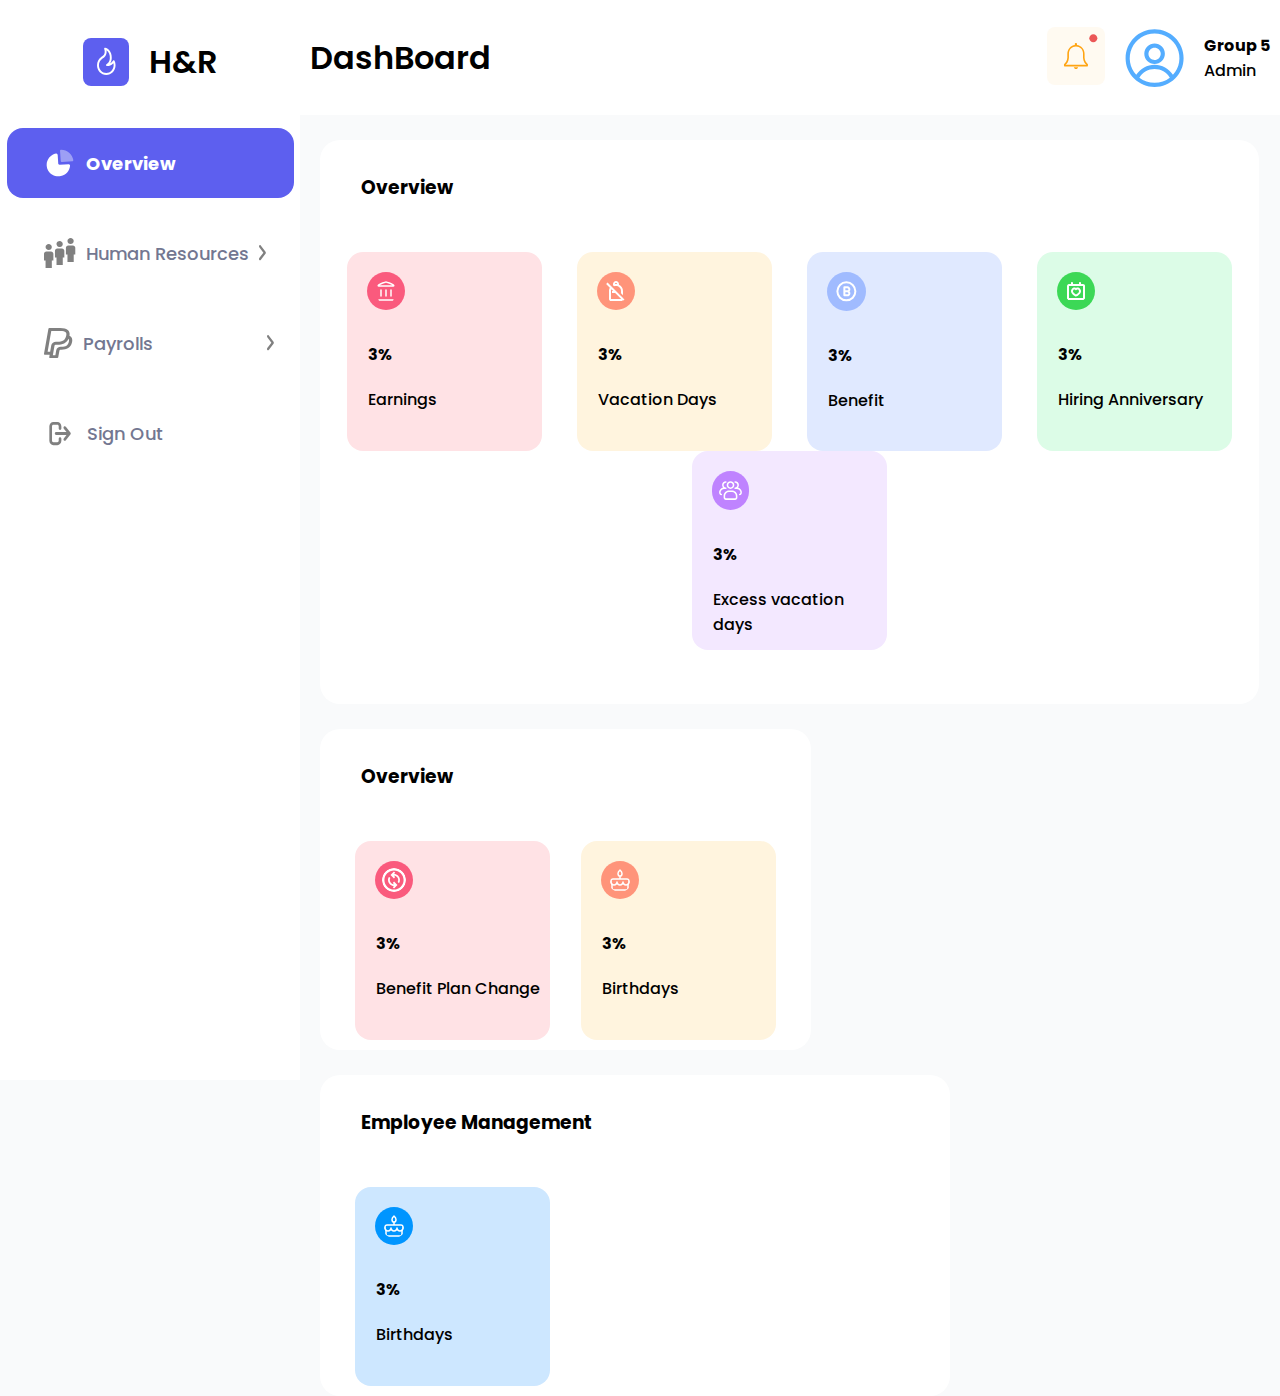
<file: index.html>
<!DOCTYPE html>
<html lang="en">

<head>
    <meta charset="UTF-8">
    <meta name="viewport" content="width=device-width, initial-scale=1.0">
    <title>Document</title>
    <link rel="stylesheet" href="./style.css">

    <link rel="preconnect" href="https://fonts.googleapis.com">
    <link rel="preconnect" href="https://fonts.gstatic.com" crossorigin>
    <link
        href="https://fonts.googleapis.com/css2?family=Poppins:ital,wght@0,100;0,200;0,300;0,400;0,500;0,600;0,700;0,800;0,900;1,100;1,200;1,300;1,400;1,500;1,600;1,700;1,800;1,900&display=swap"
        rel="stylesheet">
    <link rel="stylesheet" href="https://cdnjs.cloudflare.com/ajax/libs/font-awesome/6.4.2/css/all.min.css">
</head>

<body style="background: #F9FAFB; position: relative;">
    <div class="topBar">
        <h1 class="topBar_title">DashBoard</h1>
        <!-- <div class="search">
            <input
            type="search"
            class="header__search"
            placeholder="Search here...">
            <div class="icon_serch">
                <img class="img_search" src="./assest/search.svg" alt="search">
            </div>
        </div> -->
        <div class="topBar_right">
            <div class="dropdown1">
                <div class="dropdown_select">
                    <img src="./assest/Notifications.svg" alt="chuong">
                </div>
                <ul class="dropdown_list">
                    <li class="dropdown_items">
                        <a href="" class="drowdown_text">30/4 giỗ tổ hung vương</a>
                    </li>

                    <li class="dropdown_items">
                        <a href="" class="drowdown_text">30/4 giỗ tổ hung vương</a>
                    </li>

                    <li class="dropdown_items">
                        <a href="" class="drowdown_text">30/4 giỗ tổ hung vương</a>
                    </li>
                    
                    <li class="dropdown_items">
                        <a href="" class="drowdown_text">30/4 giỗ tổ hung vương</a>
                    </li>
                </ul>
            </div>

            <img src="./assest/admin.svg" alt="admin">

            <div class="topBar_right-content">
                <h4 class="group_context" style="font-family: Poppins, sans-serif;">Group 5</h4>

                <a href="#" class="admin"
                    style="font-family: Poppins, sans-serif; text-decoration: none; color: black;">Admin</a>
            </div>
        </div>
    </div>

    <div class="side_bar">
        <div class="side_bar-top">
            <img class="side_bar-top-img" src="./assest/Fire.svg" alt="">

            <h1>
                <a class="side_bar-top-title" href="index.html"
                    style="color: black; text-decoration: none; font-family: Poppins, sans-serif;">H&R</a>
            </h1>
        </div>

        <div class="side_bar-menu">
            <div class="side_bar-content" style="background-color: #5D5FEF;">
                <img src="./assest/overview.svg" alt="">
                <a href="#"
                    style="color: #ffff; text-decoration: none; font-family: Poppins, sans-serif; font-weight: bold;">Overview</a>
            </div>

            <div class="side_bar-content dropdown-btn1">
                <svg width="32" height="31" viewBox="0 0 32 31" fill="none" xmlns="http://www.w3.org/2000/svg">
                    <path
                        d="M4.69283 6.01836C2.97213 6.01836 1.56428 7.37249 1.56428 9.02754C1.56428 10.6826 2.97213 12.0367 4.69283 12.0367C6.41353 12.0367 7.82138 10.6976 7.82138 9.02754C7.82138 7.35744 6.42918 6.01836 4.69283 6.01836ZM15.6428 3.00918C15.024 3.00918 14.4191 3.18567 13.9046 3.51632C13.3901 3.84697 12.9892 4.31694 12.7524 4.8668C12.5156 5.41665 12.4536 6.0217 12.5743 6.60542C12.695 7.18914 12.993 7.72533 13.4305 8.14617C13.8681 8.56701 14.4255 8.85361 15.0324 8.96972C15.6393 9.08583 16.2683 9.02624 16.84 8.79848C17.4117 8.57072 17.9003 8.18503 18.2441 7.69017C18.5878 7.19531 18.7713 6.61352 18.7713 6.01836C18.7713 4.34826 17.3791 3.00918 15.6428 3.00918ZM26.5927 0C24.872 0 23.4641 1.35413 23.4641 3.00918C23.4641 4.66423 24.872 6.01836 26.5927 6.01836C28.3134 6.01836 29.7213 4.67927 29.7213 3.00918C29.7213 1.33908 28.329 0 26.5927 0ZM2.34641 13.5413C1.04807 13.5413 0 14.5494 0 15.7982V22.5688H1.56428V30.0918H7.82138V22.5688H9.38566V15.7982C9.38566 14.5494 8.33759 13.5413 7.03924 13.5413H2.34641ZM13.2963 10.5321C11.998 10.5321 10.9499 11.5402 10.9499 12.789V19.5597H12.5142V27.0826H18.7713V19.5597H20.3356V12.789C20.3356 11.5402 19.2875 10.5321 17.9892 10.5321H13.2963ZM24.2463 7.52295C22.9479 7.52295 21.8999 8.53102 21.8999 9.77983V16.5505H23.4641V24.0734H29.7213V16.5505H31.2855V9.77983C31.2855 8.53102 30.2375 7.52295 28.9391 7.52295H24.2463Z"
                        fill="currentColor" />
                </svg>
                <a href="#" style=" text-decoration: none; font-family: Poppins, sans-serif; font-weight: 500">Human Resources</a>
                <svg width="7" height="16" viewBox="0 0 7 16" fill="none" xmlns="http://www.w3.org/2000/svg">
                    <path
                        d="M0.28666 14.9549C0.095553 14.7028 0 14.3819 0 13.9923C0 13.6027 0.095553 13.2818 0.28666 13.0297L4.35202 7.66653L0.28666 2.3034C0.095553 2.05128 0 1.73041 0 1.34078C0 0.951154 0.095553 0.630282 0.28666 0.378169C0.477767 0.126056 0.720993 0 1.01634 0C1.31169 0 1.55491 0.126056 1.74602 0.378169L6.54106 6.70392C6.6453 6.84143 6.71932 6.99041 6.7631 7.15085C6.80688 7.31128 6.82842 7.48318 6.82772 7.66653C6.82772 7.84989 6.80583 8.02178 6.76205 8.18222C6.71827 8.34265 6.64461 8.49163 6.54106 8.62915L1.74602 14.9549C1.55491 15.207 1.31169 15.3331 1.01634 15.3331C0.720993 15.3331 0.477767 15.207 0.28666 14.9549Z"
                        fill="currentColor" />
                </svg>
            </div>

            <ul class="submenu1">
                <li><a href="employment.html">Employment</a></li>
                <li><a href="employmentWorkingTime.html">Employment Working Time</a></li>
                <li><a href="personal.html">Personal</a></li>
                <li><a href="benefitPlans.html">Benefit Plans</a></li>
                <li><a href="jobHistory.html">Job History</a></li>
            </ul>

            <div class="side_bar-content dropdown-btn">
                <svg width="29" height="31" viewBox="0 0 29 31" fill="none" xmlns="http://www.w3.org/2000/svg">
                    <path
                        d="M8.86502 27.1797H11.3673L12.2353 22.2642C12.4039 21.3039 12.9466 20.4293 13.7658 19.7979C14.585 19.1664 15.627 18.8194 16.7043 18.8192H17.511C21.83 18.8192 24.0613 17.3879 24.8518 13.7187C25.1874 12.1666 25.0406 11.1998 24.5759 10.6581C22.6286 15.1049 18.4613 16.7152 13.3437 16.7152H11.9175C11.298 16.7152 10.6381 17.0195 10.5429 17.5597L8.86502 27.1797ZM0.888563 26.7517C0.760123 26.7516 0.63322 26.7264 0.51659 26.6779C0.399961 26.6293 0.296375 26.5585 0.212964 26.4704C0.129553 26.3822 0.0682974 26.2788 0.033414 26.1673C-0.00146945 26.0557 -0.00915231 25.9387 0.0108947 25.8242L4.32502 1.12988C4.38031 0.815044 4.55818 0.528319 4.82669 0.321222C5.0952 0.114124 5.43675 0.000228884 5.78996 0H16.1542C19.7246 0 22.5141 0.679967 24.0597 2.2685C25.4617 3.70997 25.8698 5.30287 25.4633 7.64416C26.0441 7.92227 26.541 8.26298 26.9411 8.67212C28.2625 10.0306 28.5206 11.9628 28.0205 14.2778C26.825 19.818 22.7351 21.7327 17.511 21.7327H16.7043C16.3951 21.7327 16.0961 21.8323 15.861 22.0136C15.6259 22.1948 15.4701 22.4458 15.4217 22.7214L14.2891 29.1032C14.2411 29.3786 14.0857 29.6296 13.8508 29.8108C13.616 29.9921 13.3171 30.0917 13.0081 30.0918H5.99969C5.88714 30.0918 5.77594 30.0697 5.67373 30.0272C5.57152 29.9847 5.48072 29.9227 5.40759 29.8455C5.33446 29.7683 5.28073 29.6777 5.25009 29.58C5.21946 29.4822 5.21264 29.3797 5.23012 29.2793L5.67218 26.7517H0.888563ZM11.9175 13.8017H13.3453C18.4903 13.8017 21.2411 12.037 22.1898 7.64416C22.222 7.4971 22.2495 7.34859 22.2769 7.19425C22.5447 5.65086 22.3576 4.93303 21.6332 4.19046C20.8829 3.41876 19.0469 2.91206 16.1542 2.91206H7.2807L3.62321 23.8396H6.14167L7.31942 17.1011L7.33233 17.1025C7.56921 16.1649 8.15188 15.3277 8.9849 14.728C9.81793 14.1283 10.8519 13.8017 11.9175 13.8017Z"
                        fill="currentColor" />
                </svg>
                <a href="#">Payrolls</a>
                <!-- <img src="./assest/muiten.svg" style="margin-left: 104px;" alt=""> -->
                <svg style="margin-left: 104px;" height="16" viewBox="0 0 7 16" fill="none"
                    xmlns="http://www.w3.org/2000/svg">
                    <path
                        d="M0.28666 14.9549C0.095553 14.7028 0 14.3819 0 13.9923C0 13.6027 0.095553 13.2818 0.28666 13.0297L4.35202 7.66653L0.28666 2.3034C0.095553 2.05128 0 1.73041 0 1.34078C0 0.951154 0.095553 0.630282 0.28666 0.378169C0.477767 0.126056 0.720993 0 1.01634 0C1.31169 0 1.55491 0.126056 1.74602 0.378169L6.54106 6.70392C6.6453 6.84143 6.71932 6.99041 6.7631 7.15085C6.80688 7.31128 6.82842 7.48318 6.82772 7.66653C6.82772 7.84989 6.80583 8.02178 6.76205 8.18222C6.71827 8.34265 6.64461 8.49163 6.54106 8.62915L1.74602 14.9549C1.55491 15.207 1.31169 15.3331 1.01634 15.3331C0.720993 15.3331 0.477767 15.207 0.28666 14.9549Z"
                        fill="currentColor" />
                </svg>
            </div>

            <ul class="submenu">
                <li><a href="employee.html">Employee</a></li>
                <li><a href="payrates.html">Pay Rates</a></li>
            </ul>

            <!-- <div class="side_bar-content">
                <img src="./assest/setting.svg" alt="">
                <a href="#" style="color: #737791; text-decoration: none; font-family: Poppins, sans-serif; font-weight: 500">Settings</a>
            </div> -->

            <div class="side_bar-content">
                <svg width="33" height="35" viewBox="0 0 33 35" fill="none" xmlns="http://www.w3.org/2000/svg">
                    <path fill-rule="evenodd" clip-rule="evenodd"
                        d="M21.8362 24.3047L26.4118 18.4944C26.6303 18.2232 26.7421 17.8807 26.7422 17.5364C26.7424 17.3009 26.6902 17.0645 26.5842 16.8495C26.5371 16.7536 26.4796 16.6626 26.4118 16.5784L21.8362 10.7681C21.3556 10.1578 20.5114 10.0871 19.9507 10.6101C19.3899 11.1332 19.3249 12.0519 19.8055 12.6622L22.4979 16.081L12.1418 16.081C11.4032 16.081 10.8046 16.7326 10.8046 17.5363C10.8046 18.3401 11.4032 18.9916 12.1418 18.9916L22.498 18.9916L19.8055 22.4107C19.3249 23.0209 19.3899 23.9397 19.9507 24.4627C20.5114 24.9857 21.3556 24.915 21.8362 24.3047ZM13.3703 8.80452C14.1088 8.80452 14.7075 9.45608 14.7075 10.2598L14.7075 12.4428C14.7075 13.2465 15.3061 13.8981 16.0447 13.8981C16.7832 13.8981 17.3819 13.2465 17.3819 12.4428L17.3819 10.2598C17.3819 7.8486 15.5858 5.89392 13.3703 5.89392L9.35867 5.89392C7.14313 5.89392 5.34708 7.8486 5.34708 10.2598L5.34708 24.8128C5.34708 27.224 7.14313 29.1787 9.35867 29.1787L13.3703 29.1787C15.5858 29.1787 17.3819 27.224 17.3819 24.8128L17.3819 22.6298C17.3819 21.8261 16.7832 21.1746 16.0447 21.1746C15.3061 21.1746 14.7075 21.8261 14.7075 22.6298L14.7075 24.8128C14.7075 25.6165 14.1088 26.2681 13.3703 26.2681L9.35867 26.2681C8.62016 26.2681 8.02147 25.6165 8.02147 24.8128L8.02147 10.2598C8.02147 9.45608 8.62016 8.80452 9.35867 8.80452L13.3703 8.80452Z"
                        fill="currentColor" />
                </svg>
                <a href="#" style="text-decoration: none; font-family: Poppins, sans-serif; font-weight: 500">Sign Out</a>
            </div>
        </div>
    </div>

    <div class="main" style="margin-left: 320px;">
        <div class="main_first-card">
            <h3 style="margin: 23px 0 50px 31px; font-family: Poppins, sans-serif;">Overview</h3>
            <div class="all-first_card">
                <a href="#" class="card" style="background-color:#FFE2E5; text-decoration: none; color: black;">
                    <img class="card_img" style="background-color: #FA5A7D;" src="./assest/earning.svg" alt="">
                    <div class="card_title">
                        <p class="card_percent" style="margin-bottom: 20px;">3%</p>
                        <p>Earnings</p>
                    </div>
                </a>

                <a href="#" class="card" style="background-color: #FFF4DE; text-decoration: none; color: black;">
                    <img class="card_img" style="background-color: #FF947A;" src="./assest/vacation.svg" alt="">
                    <div class="card_title">
                        <p class="card_percent" style="margin-bottom: 20px;">3%</p>
                        <p>Vacation Days</p>
                    </div>
                </a>

                <a href="#" class="card" style="background-color: #E0E9FF; text-decoration: none; color: black;">
                    <img class="card_img" style="background-color: #A0BBFF;" src="./assest/benefit1.svg" alt="">
                    <div class="card_title">
                        <p class="card_percent" style="margin-bottom: 20px;">3%</p>
                        <p>Benefit</p>
                    </div>
                </a>

                <a href="#" class="card" style="background-color: #DCFCE7; text-decoration: none; color: black;">
                    <img class="card_img" style="background-color: #3CD856;" src="./assest/anniversary.svg" alt="">
                    <div class="card_title">
                        <p class="card_percent" style="margin-bottom: 20px;">3%</p>
                        <p>Hiring Anniversary</p>
                    </div>
                </a>

                <a href="#" class="card" style="background-color: #F3E8FF; text-decoration: none; color: black;">
                    <img class="card_img" style="background-color: #BF83FF;" src="./assest/vacationday.svg" alt="">
                    <div class="card_title">
                        <p class="card_percent" style="margin-bottom: 20px;">3%</p>
                        <p style="margin-right: 10px;">Excess vacation days</p>
                    </div>
                </a>
            </div>
        </div>

        <div class="main_generality">
            <div class="main_second-card">
                <h3 style="margin: 23px 0 50px 31px; font-family: Poppins, sans-serif;">Overview</h3>
                <div class="all-second_card">
    
                    <a href="#" class="card" style="background-color:#FFE2E5; text-decoration: none; color: black;" >
                        <img class=" card_img" style="background-color: #FA5A7D;" src="./assest/benefitplanchange.svg"
                        alt="">
                        <div class="card_title">
                            <p class="card_percent" style="margin-bottom: 20px;">3%</p>
                            <p>Benefit Plan Change</p>
                        </div>
                    </a>
    
                    <a href="#" class="card" style="background-color: #FFF4DE; text-decoration: none; color: black;">
                        <img class="card_img" style="background-color: #FF947A;" src="./assest/birthday-cake.svg"
                            alt="">
                        <div class="card_title">
                            <p class="card_percent" style="margin-bottom: 20px;">3%</p>
                            <p>Birthdays</p>
                        </div>
                    </a>
                </div>
            </div>
            <div class="main_last-chart"> 
                <h3 style="margin: 23px 0 50px 31px; font-family: Poppins, sans-serif;">Employee Management</h3>   

                <div class="all-last_card">
                    <a href="./employeeManagement.html" class="card-employee_management" style="background-color: #CDE7FF; text-decoration: none; color: black;">
                        <img class="card_img" style="background-color: #0095FF;" src="./assest/birthday-cake.svg"
                            alt="">
                        <div class="card_title">
                            <p class="card_percent" style="margin-bottom: 20px;">3%</p>
                            <p>Birthdays</p>
                        </div>
                    </a>
                </div>
    
            </div>
        </div>
    </div>
</body>
<script src="main.js"></script>

</html>
</file>
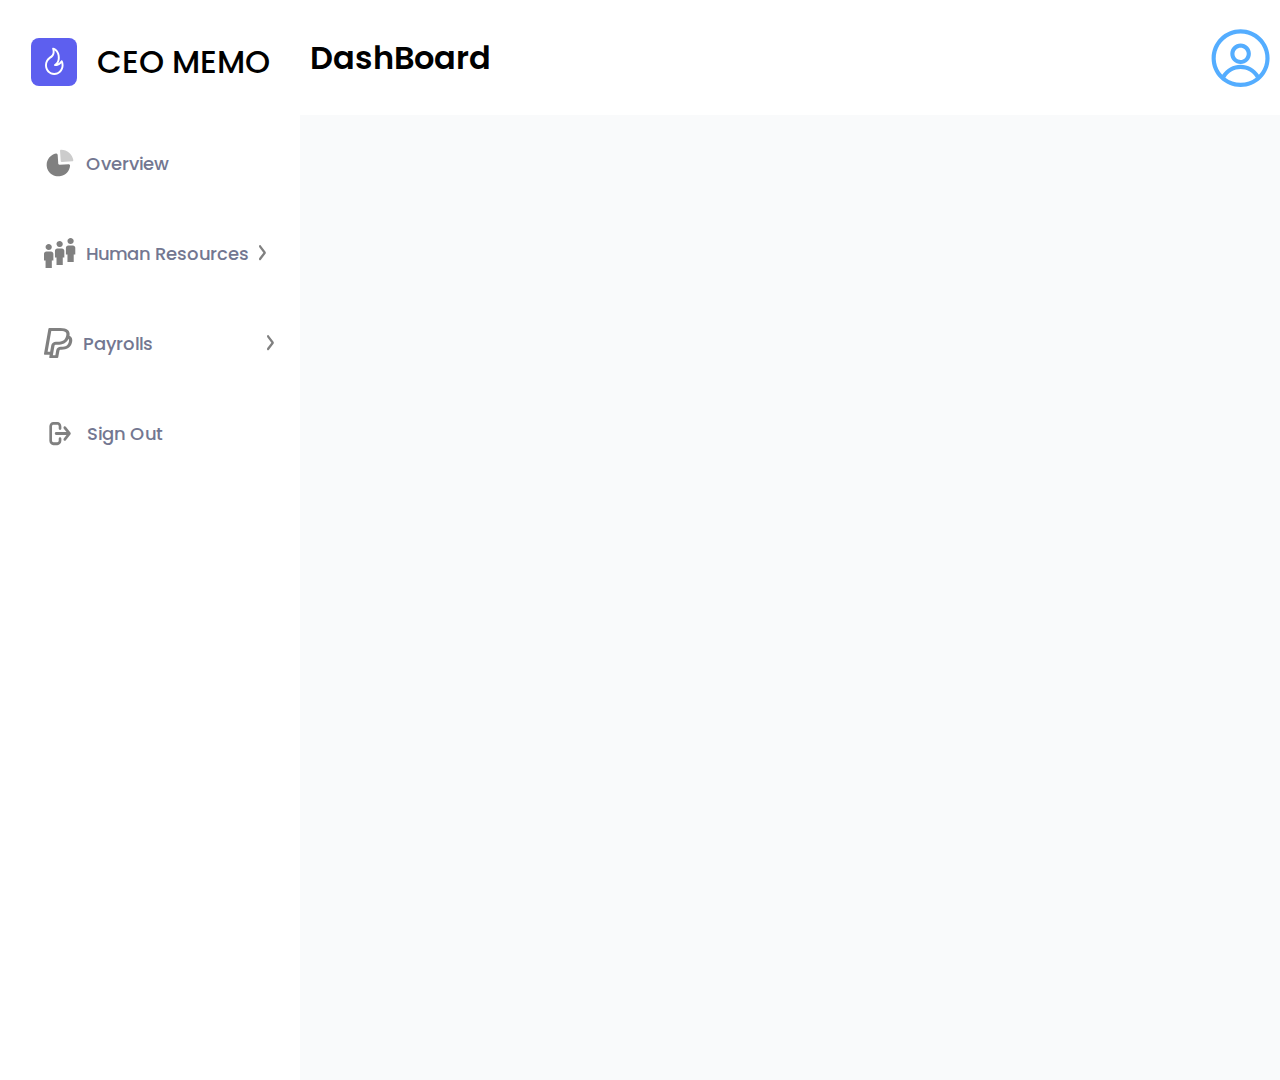
<file: benefitPlans.html>
<!DOCTYPE html>
<html lang="en">

<head>
    <meta charset="UTF-8">
    <meta name="viewport" content="width=device-width, initial-scale=1.0">
    <title>Document</title>
    <link rel="stylesheet" href="./style.css">

    <link rel="preconnect" href="https://fonts.googleapis.com">
    <link rel="preconnect" href="https://fonts.gstatic.com" crossorigin>
    <link
        href="https://fonts.googleapis.com/css2?family=Poppins:ital,wght@0,100;0,200;0,300;0,400;0,500;0,600;0,700;0,800;0,900;1,100;1,200;1,300;1,400;1,500;1,600;1,700;1,800;1,900&display=swap"
        rel="stylesheet">
    <link rel="stylesheet" href="https://cdnjs.cloudflare.com/ajax/libs/font-awesome/6.4.2/css/all.min.css">
</head>

<body style="background: #F9FAFB; position: relative;">
    <div class="topBar">
        <h1 class="topBar_title">DashBoard</h1>
        
        <div class="topBar_right">
            <img src="./assest/admin.svg" alt="admin">
        </div>
    </div>

    <div class="side_bar">
        <div class="side_bar-top">
            <img class="side_bar-top-img" src="./assest/Fire.svg" alt="">
            <h1 class="side_bar-top-title"><a href="index.html" style="color: black; text-decoration: none;">CEO MEMO</a></h1>
        </div>
        <div class="side_bar-menu">
            <div class="side_bar-content" style="">
                <svg width="32" height="32" viewBox="0 0 32 32" fill="none" xmlns="http://www.w3.org/2000/svg">
                    <mask id="mask0_36_290" style="mask-type:luminance" maskUnits="userSpaceOnUse" x="0" y="0"
                        width="32" height="32">
                        <rect width="32" height="32" fill="white" />
                    </mask>
                    <g mask="url(#mask0_36_290)">
                        <path
                            d="M13.6704 7.84582L14.0416 13.3658L14.2258 16.1402C14.2278 16.4255 14.2725 16.709 14.3588 16.9814C14.5813 17.5102 15.1168 17.8462 15.6993 17.8227L24.5756 17.242C24.96 17.2358 25.3312 17.3795 25.6074 17.6418C25.8377 17.8603 25.9864 18.1462 26.0333 18.4536L26.049 18.6403C25.6817 23.7266 21.9461 27.969 16.8704 29.064C11.7946 30.1591 6.58965 27.8458 4.08145 23.3799C3.35836 22.0824 2.90671 20.6564 2.75301 19.1854C2.68881 18.7499 2.66055 18.31 2.66848 17.87C2.66055 12.417 6.5438 7.70265 11.9796 6.56613C12.6339 6.46425 13.2752 6.8106 13.5376 7.40741C13.6054 7.54562 13.6502 7.69365 13.6704 7.84582Z"
                            fill="currentColor" />
                        <path opacity="0.4"
                            d="M29.3335 13.083L29.3242 13.1265L29.2973 13.1897L29.301 13.3632C29.2871 13.5929 29.1983 13.814 29.0455 13.9926C28.8862 14.1786 28.6686 14.3053 28.429 14.3545L28.2829 14.3745L18.0418 15.0381C17.7011 15.0717 17.3619 14.9618 17.1087 14.736C16.8975 14.5476 16.7626 14.2934 16.7245 14.0196L16.0371 3.79337C16.0251 3.7588 16.0251 3.72132 16.0371 3.68673C16.0465 3.40485 16.1706 3.13841 16.3817 2.94693C16.5926 2.75545 16.8731 2.65489 17.1602 2.66772C23.2401 2.8224 28.3499 7.19435 29.3335 13.083Z"
                            fill="currentColor" />
                    </g>
                </svg>
                <a class="side_bar-link" href="index.html">Overview</a>
            </div>

            <div class="side_bar-content dropdown-btn1">
                <svg width="32" height="31" viewBox="0 0 32 31" fill="none" xmlns="http://www.w3.org/2000/svg">
                    <path
                        d="M4.69283 6.01836C2.97213 6.01836 1.56428 7.37249 1.56428 9.02754C1.56428 10.6826 2.97213 12.0367 4.69283 12.0367C6.41353 12.0367 7.82138 10.6976 7.82138 9.02754C7.82138 7.35744 6.42918 6.01836 4.69283 6.01836ZM15.6428 3.00918C15.024 3.00918 14.4191 3.18567 13.9046 3.51632C13.3901 3.84697 12.9892 4.31694 12.7524 4.8668C12.5156 5.41665 12.4536 6.0217 12.5743 6.60542C12.695 7.18914 12.993 7.72533 13.4305 8.14617C13.8681 8.56701 14.4255 8.85361 15.0324 8.96972C15.6393 9.08583 16.2683 9.02624 16.84 8.79848C17.4117 8.57072 17.9003 8.18503 18.2441 7.69017C18.5878 7.19531 18.7713 6.61352 18.7713 6.01836C18.7713 4.34826 17.3791 3.00918 15.6428 3.00918ZM26.5927 0C24.872 0 23.4641 1.35413 23.4641 3.00918C23.4641 4.66423 24.872 6.01836 26.5927 6.01836C28.3134 6.01836 29.7213 4.67927 29.7213 3.00918C29.7213 1.33908 28.329 0 26.5927 0ZM2.34641 13.5413C1.04807 13.5413 0 14.5494 0 15.7982V22.5688H1.56428V30.0918H7.82138V22.5688H9.38566V15.7982C9.38566 14.5494 8.33759 13.5413 7.03924 13.5413H2.34641ZM13.2963 10.5321C11.998 10.5321 10.9499 11.5402 10.9499 12.789V19.5597H12.5142V27.0826H18.7713V19.5597H20.3356V12.789C20.3356 11.5402 19.2875 10.5321 17.9892 10.5321H13.2963ZM24.2463 7.52295C22.9479 7.52295 21.8999 8.53102 21.8999 9.77983V16.5505H23.4641V24.0734H29.7213V16.5505H31.2855V9.77983C31.2855 8.53102 30.2375 7.52295 28.9391 7.52295H24.2463Z"
                        fill="currentColor" />
                </svg>
                <a href="#">Human Resources</a>
                <svg width="7" height="16" viewBox="0 0 7 16" fill="none" xmlns="http://www.w3.org/2000/svg">
                    <path
                        d="M0.28666 14.9549C0.095553 14.7028 0 14.3819 0 13.9923C0 13.6027 0.095553 13.2818 0.28666 13.0297L4.35202 7.66653L0.28666 2.3034C0.095553 2.05128 0 1.73041 0 1.34078C0 0.951154 0.095553 0.630282 0.28666 0.378169C0.477767 0.126056 0.720993 0 1.01634 0C1.31169 0 1.55491 0.126056 1.74602 0.378169L6.54106 6.70392C6.6453 6.84143 6.71932 6.99041 6.7631 7.15085C6.80688 7.31128 6.82842 7.48318 6.82772 7.66653C6.82772 7.84989 6.80583 8.02178 6.76205 8.18222C6.71827 8.34265 6.64461 8.49163 6.54106 8.62915L1.74602 14.9549C1.55491 15.207 1.31169 15.3331 1.01634 15.3331C0.720993 15.3331 0.477767 15.207 0.28666 14.9549Z"
                        fill="currentColor" />
                </svg>
            </div>

            <ul class="submenu1">
                <li><a href="employment.html">Employment</a></li>
                <li><a href="employmentWorkingTime.html">Employment Working Time</a></li>
                <li><a href="personal.html">Personal</a></li>
                <li><a href="benefitPlans.html">Benefit Plans</a></li>
                <li><a href="jobHistory.html">Job History</a></li>
            </ul>

            <div class="side_bar-content dropdown-btn">
                <svg width="29" height="31" viewBox="0 0 29 31" fill="none" xmlns="http://www.w3.org/2000/svg">
                    <path
                        d="M8.86502 27.1797H11.3673L12.2353 22.2642C12.4039 21.3039 12.9466 20.4293 13.7658 19.7979C14.585 19.1664 15.627 18.8194 16.7043 18.8192H17.511C21.83 18.8192 24.0613 17.3879 24.8518 13.7187C25.1874 12.1666 25.0406 11.1998 24.5759 10.6581C22.6286 15.1049 18.4613 16.7152 13.3437 16.7152H11.9175C11.298 16.7152 10.6381 17.0195 10.5429 17.5597L8.86502 27.1797ZM0.888563 26.7517C0.760123 26.7516 0.63322 26.7264 0.51659 26.6779C0.399961 26.6293 0.296375 26.5585 0.212964 26.4704C0.129553 26.3822 0.0682974 26.2788 0.033414 26.1673C-0.00146945 26.0557 -0.00915231 25.9387 0.0108947 25.8242L4.32502 1.12988C4.38031 0.815044 4.55818 0.528319 4.82669 0.321222C5.0952 0.114124 5.43675 0.000228884 5.78996 0H16.1542C19.7246 0 22.5141 0.679967 24.0597 2.2685C25.4617 3.70997 25.8698 5.30287 25.4633 7.64416C26.0441 7.92227 26.541 8.26298 26.9411 8.67212C28.2625 10.0306 28.5206 11.9628 28.0205 14.2778C26.825 19.818 22.7351 21.7327 17.511 21.7327H16.7043C16.3951 21.7327 16.0961 21.8323 15.861 22.0136C15.6259 22.1948 15.4701 22.4458 15.4217 22.7214L14.2891 29.1032C14.2411 29.3786 14.0857 29.6296 13.8508 29.8108C13.616 29.9921 13.3171 30.0917 13.0081 30.0918H5.99969C5.88714 30.0918 5.77594 30.0697 5.67373 30.0272C5.57152 29.9847 5.48072 29.9227 5.40759 29.8455C5.33446 29.7683 5.28073 29.6777 5.25009 29.58C5.21946 29.4822 5.21264 29.3797 5.23012 29.2793L5.67218 26.7517H0.888563ZM11.9175 13.8017H13.3453C18.4903 13.8017 21.2411 12.037 22.1898 7.64416C22.222 7.4971 22.2495 7.34859 22.2769 7.19425C22.5447 5.65086 22.3576 4.93303 21.6332 4.19046C20.8829 3.41876 19.0469 2.91206 16.1542 2.91206H7.2807L3.62321 23.8396H6.14167L7.31942 17.1011L7.33233 17.1025C7.56921 16.1649 8.15188 15.3277 8.9849 14.728C9.81793 14.1283 10.8519 13.8017 11.9175 13.8017Z"
                        fill="currentColor" />
                </svg>
                <a href="#">Payrolls</a>
                <!-- <img src="./assest/muiten.svg" style="margin-left: 104px;" alt=""> -->
                <svg style="margin-left: 104px;" height="16" viewBox="0 0 7 16" fill="none"
                    xmlns="http://www.w3.org/2000/svg">
                    <path
                        d="M0.28666 14.9549C0.095553 14.7028 0 14.3819 0 13.9923C0 13.6027 0.095553 13.2818 0.28666 13.0297L4.35202 7.66653L0.28666 2.3034C0.095553 2.05128 0 1.73041 0 1.34078C0 0.951154 0.095553 0.630282 0.28666 0.378169C0.477767 0.126056 0.720993 0 1.01634 0C1.31169 0 1.55491 0.126056 1.74602 0.378169L6.54106 6.70392C6.6453 6.84143 6.71932 6.99041 6.7631 7.15085C6.80688 7.31128 6.82842 7.48318 6.82772 7.66653C6.82772 7.84989 6.80583 8.02178 6.76205 8.18222C6.71827 8.34265 6.64461 8.49163 6.54106 8.62915L1.74602 14.9549C1.55491 15.207 1.31169 15.3331 1.01634 15.3331C0.720993 15.3331 0.477767 15.207 0.28666 14.9549Z"
                        fill="currentColor" />
                </svg>
            </div>

            <ul class="submenu">
                <li><a href="employee.html">Employee</a></li>
                <li><a href="payrates.html">Pay Rates</a></li>
            </ul>

            <div class="side_bar-content">
                <svg width="33" height="35" viewBox="0 0 33 35" fill="none" xmlns="http://www.w3.org/2000/svg">
                    <path fill-rule="evenodd" clip-rule="evenodd"
                        d="M21.8362 24.3047L26.4118 18.4944C26.6303 18.2232 26.7421 17.8807 26.7422 17.5364C26.7424 17.3009 26.6902 17.0645 26.5842 16.8495C26.5371 16.7536 26.4796 16.6626 26.4118 16.5784L21.8362 10.7681C21.3556 10.1578 20.5114 10.0871 19.9507 10.6101C19.3899 11.1332 19.3249 12.0519 19.8055 12.6622L22.4979 16.081L12.1418 16.081C11.4032 16.081 10.8046 16.7326 10.8046 17.5363C10.8046 18.3401 11.4032 18.9916 12.1418 18.9916L22.498 18.9916L19.8055 22.4107C19.3249 23.0209 19.3899 23.9397 19.9507 24.4627C20.5114 24.9857 21.3556 24.915 21.8362 24.3047ZM13.3703 8.80452C14.1088 8.80452 14.7075 9.45608 14.7075 10.2598L14.7075 12.4428C14.7075 13.2465 15.3061 13.8981 16.0447 13.8981C16.7832 13.8981 17.3819 13.2465 17.3819 12.4428L17.3819 10.2598C17.3819 7.8486 15.5858 5.89392 13.3703 5.89392L9.35867 5.89392C7.14313 5.89392 5.34708 7.8486 5.34708 10.2598L5.34708 24.8128C5.34708 27.224 7.14313 29.1787 9.35867 29.1787L13.3703 29.1787C15.5858 29.1787 17.3819 27.224 17.3819 24.8128L17.3819 22.6298C17.3819 21.8261 16.7832 21.1746 16.0447 21.1746C15.3061 21.1746 14.7075 21.8261 14.7075 22.6298L14.7075 24.8128C14.7075 25.6165 14.1088 26.2681 13.3703 26.2681L9.35867 26.2681C8.62016 26.2681 8.02147 25.6165 8.02147 24.8128L8.02147 10.2598C8.02147 9.45608 8.62016 8.80452 9.35867 8.80452L13.3703 8.80452Z"
                        fill="currentColor" />
                </svg>

                <a href="#">Sign Out</a>
            </div>
        </div>
    </div>

    <div class="main" style="margin-left: 356px;">

    </div>
   
</body>

<script src="main.js"></script>

</html>
</file>
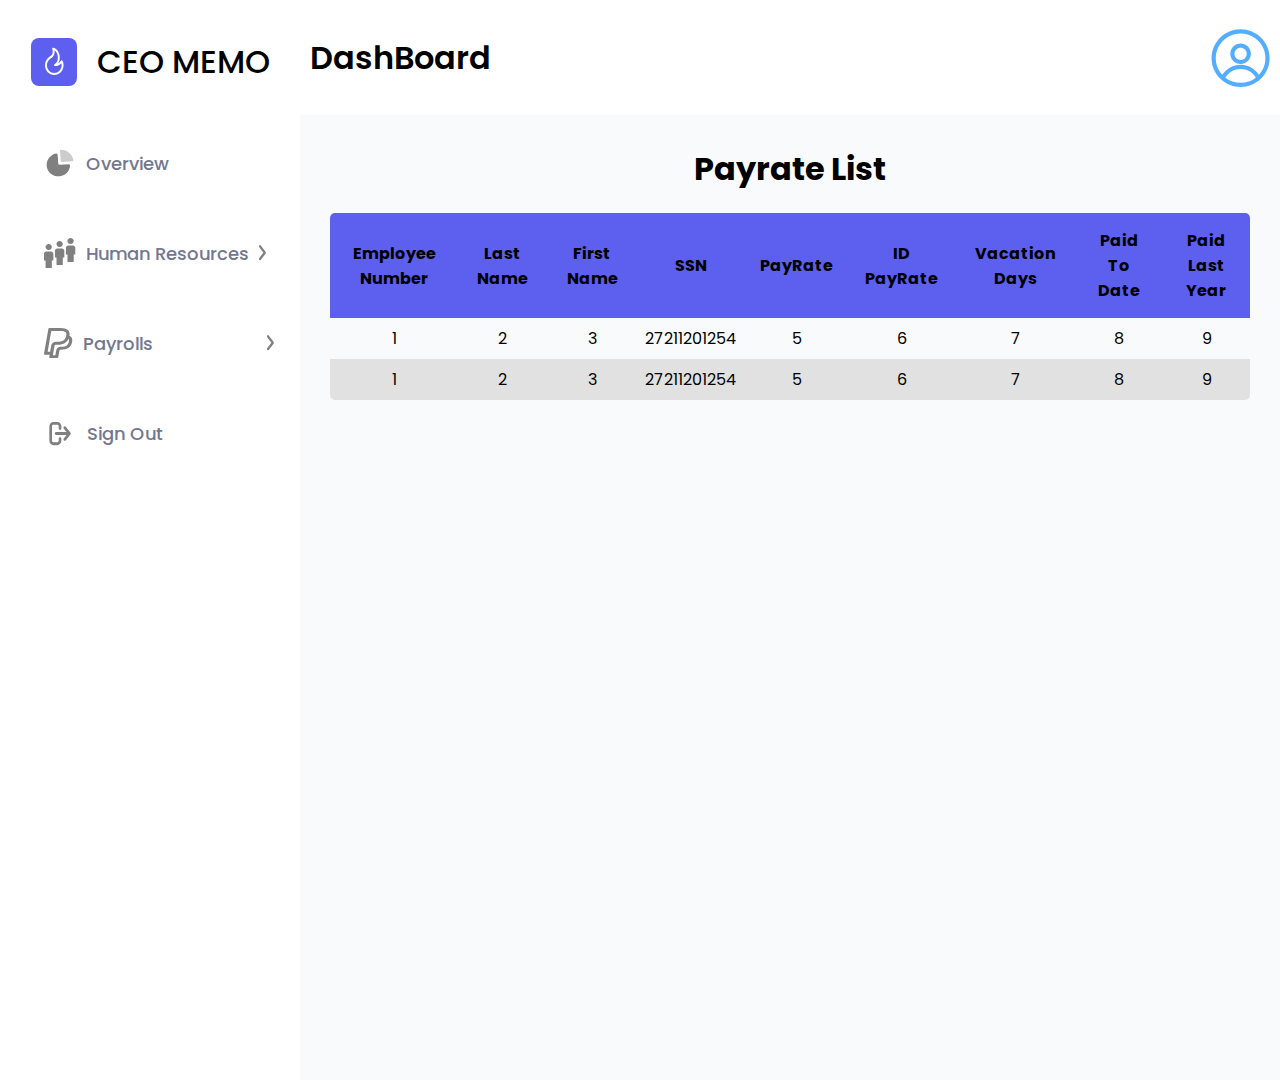
<file: employee.html>
<!DOCTYPE html>
<html lang="en">

<head>
    <meta charset="UTF-8">
    <meta name="viewport" content="width=device-width, initial-scale=1.0">
    <title>Document</title>
    <link rel="stylesheet" href="./style.css">
    <link rel="stylesheet" href="./employee.css">


    <link rel="preconnect" href="https://fonts.googleapis.com">
    <link rel="preconnect" href="https://fonts.gstatic.com" crossorigin>
    <link
        href="https://fonts.googleapis.com/css2?family=Poppins:ital,wght@0,100;0,200;0,300;0,400;0,500;0,600;0,700;0,800;0,900;1,100;1,200;1,300;1,400;1,500;1,600;1,700;1,800;1,900&display=swap"
        rel="stylesheet">
    <link rel="stylesheet" href="https://cdnjs.cloudflare.com/ajax/libs/font-awesome/6.4.2/css/all.min.css">

</head>

<body>
    <div class="topBar">
        <h1 class="topBar_title">DashBoard</h1>
        
        <div class="topBar_right">
            <img src="./assest/admin.svg" alt="admin">
        </div>
    </div>

    <div class="side_bar">
        <div class="side_bar-top">
            <img class="side_bar-top-img" src="./assest/Fire.svg" alt="">
            <h1 class="side_bar-top-title"><a href="index.html" style="color: black; text-decoration: none;">CEO MEMO</a></h1>
        </div>

        <div class="side_bar-menu">
            <div class="side_bar-content">
                <svg width="32" height="32" viewBox="0 0 32 32" fill="none" xmlns="http://www.w3.org/2000/svg">
                    <mask id="mask0_36_290" style="mask-type:luminance" maskUnits="userSpaceOnUse" x="0" y="0"
                        width="32" height="32">
                        <rect width="32" height="32" fill="white" />
                    </mask>
                    <g mask="url(#mask0_36_290)">
                        <path
                            d="M13.6704 7.84582L14.0416 13.3658L14.2258 16.1402C14.2278 16.4255 14.2725 16.709 14.3588 16.9814C14.5813 17.5102 15.1168 17.8462 15.6993 17.8227L24.5756 17.242C24.96 17.2358 25.3312 17.3795 25.6074 17.6418C25.8377 17.8603 25.9864 18.1462 26.0333 18.4536L26.049 18.6403C25.6817 23.7266 21.9461 27.969 16.8704 29.064C11.7946 30.1591 6.58965 27.8458 4.08145 23.3799C3.35836 22.0824 2.90671 20.6564 2.75301 19.1854C2.68881 18.7499 2.66055 18.31 2.66848 17.87C2.66055 12.417 6.5438 7.70265 11.9796 6.56613C12.6339 6.46425 13.2752 6.8106 13.5376 7.40741C13.6054 7.54562 13.6502 7.69365 13.6704 7.84582Z"
                            fill="currentColor" />
                        <path opacity="0.4"
                            d="M29.3335 13.083L29.3242 13.1265L29.2973 13.1897L29.301 13.3632C29.2871 13.5929 29.1983 13.814 29.0455 13.9926C28.8862 14.1786 28.6686 14.3053 28.429 14.3545L28.2829 14.3745L18.0418 15.0381C17.7011 15.0717 17.3619 14.9618 17.1087 14.736C16.8975 14.5476 16.7626 14.2934 16.7245 14.0196L16.0371 3.79337C16.0251 3.7588 16.0251 3.72132 16.0371 3.68673C16.0465 3.40485 16.1706 3.13841 16.3817 2.94693C16.5926 2.75545 16.8731 2.65489 17.1602 2.66772C23.2401 2.8224 28.3499 7.19435 29.3335 13.083Z"
                            fill="currentColor" />
                    </g>
                </svg>
                <a class="side_bar-link" href="index.html">Overview</a>
            </div>

            <div class="side_bar-content dropdown-btn1">
                <svg width="32" height="31" viewBox="0 0 32 31" fill="none" xmlns="http://www.w3.org/2000/svg">
                    <path
                        d="M4.69283 6.01836C2.97213 6.01836 1.56428 7.37249 1.56428 9.02754C1.56428 10.6826 2.97213 12.0367 4.69283 12.0367C6.41353 12.0367 7.82138 10.6976 7.82138 9.02754C7.82138 7.35744 6.42918 6.01836 4.69283 6.01836ZM15.6428 3.00918C15.024 3.00918 14.4191 3.18567 13.9046 3.51632C13.3901 3.84697 12.9892 4.31694 12.7524 4.8668C12.5156 5.41665 12.4536 6.0217 12.5743 6.60542C12.695 7.18914 12.993 7.72533 13.4305 8.14617C13.8681 8.56701 14.4255 8.85361 15.0324 8.96972C15.6393 9.08583 16.2683 9.02624 16.84 8.79848C17.4117 8.57072 17.9003 8.18503 18.2441 7.69017C18.5878 7.19531 18.7713 6.61352 18.7713 6.01836C18.7713 4.34826 17.3791 3.00918 15.6428 3.00918ZM26.5927 0C24.872 0 23.4641 1.35413 23.4641 3.00918C23.4641 4.66423 24.872 6.01836 26.5927 6.01836C28.3134 6.01836 29.7213 4.67927 29.7213 3.00918C29.7213 1.33908 28.329 0 26.5927 0ZM2.34641 13.5413C1.04807 13.5413 0 14.5494 0 15.7982V22.5688H1.56428V30.0918H7.82138V22.5688H9.38566V15.7982C9.38566 14.5494 8.33759 13.5413 7.03924 13.5413H2.34641ZM13.2963 10.5321C11.998 10.5321 10.9499 11.5402 10.9499 12.789V19.5597H12.5142V27.0826H18.7713V19.5597H20.3356V12.789C20.3356 11.5402 19.2875 10.5321 17.9892 10.5321H13.2963ZM24.2463 7.52295C22.9479 7.52295 21.8999 8.53102 21.8999 9.77983V16.5505H23.4641V24.0734H29.7213V16.5505H31.2855V9.77983C31.2855 8.53102 30.2375 7.52295 28.9391 7.52295H24.2463Z"
                        fill="currentColor" />
                </svg>
                <a href="#">Human Resources</a>
                <svg width="7" height="16" viewBox="0 0 7 16" fill="none" xmlns="http://www.w3.org/2000/svg">
                    <path
                        d="M0.28666 14.9549C0.095553 14.7028 0 14.3819 0 13.9923C0 13.6027 0.095553 13.2818 0.28666 13.0297L4.35202 7.66653L0.28666 2.3034C0.095553 2.05128 0 1.73041 0 1.34078C0 0.951154 0.095553 0.630282 0.28666 0.378169C0.477767 0.126056 0.720993 0 1.01634 0C1.31169 0 1.55491 0.126056 1.74602 0.378169L6.54106 6.70392C6.6453 6.84143 6.71932 6.99041 6.7631 7.15085C6.80688 7.31128 6.82842 7.48318 6.82772 7.66653C6.82772 7.84989 6.80583 8.02178 6.76205 8.18222C6.71827 8.34265 6.64461 8.49163 6.54106 8.62915L1.74602 14.9549C1.55491 15.207 1.31169 15.3331 1.01634 15.3331C0.720993 15.3331 0.477767 15.207 0.28666 14.9549Z"
                        fill="currentColor" />
                </svg>
            </div>

            <ul class="submenu1">
                <li><a href="employment.html">Employment</a></li>
                <li><a href="employmentWorkingTime.html">Employment Working Time</a></li>
                <li><a href="personal.html">Personal</a></li>
                <li><a href="benefitPlans.html">Benefit Plans</a></li>
                <li><a href="jobHistory.html">Job History</a></li>
            </ul>
        
           
            <div class="side_bar-content dropdown-btn">
                <svg width="29" height="31" viewBox="0 0 29 31" fill="none" xmlns="http://www.w3.org/2000/svg">
                    <path
                        d="M8.86502 27.1797H11.3673L12.2353 22.2642C12.4039 21.3039 12.9466 20.4293 13.7658 19.7979C14.585 19.1664 15.627 18.8194 16.7043 18.8192H17.511C21.83 18.8192 24.0613 17.3879 24.8518 13.7187C25.1874 12.1666 25.0406 11.1998 24.5759 10.6581C22.6286 15.1049 18.4613 16.7152 13.3437 16.7152H11.9175C11.298 16.7152 10.6381 17.0195 10.5429 17.5597L8.86502 27.1797ZM0.888563 26.7517C0.760123 26.7516 0.63322 26.7264 0.51659 26.6779C0.399961 26.6293 0.296375 26.5585 0.212964 26.4704C0.129553 26.3822 0.0682974 26.2788 0.033414 26.1673C-0.00146945 26.0557 -0.00915231 25.9387 0.0108947 25.8242L4.32502 1.12988C4.38031 0.815044 4.55818 0.528319 4.82669 0.321222C5.0952 0.114124 5.43675 0.000228884 5.78996 0H16.1542C19.7246 0 22.5141 0.679967 24.0597 2.2685C25.4617 3.70997 25.8698 5.30287 25.4633 7.64416C26.0441 7.92227 26.541 8.26298 26.9411 8.67212C28.2625 10.0306 28.5206 11.9628 28.0205 14.2778C26.825 19.818 22.7351 21.7327 17.511 21.7327H16.7043C16.3951 21.7327 16.0961 21.8323 15.861 22.0136C15.6259 22.1948 15.4701 22.4458 15.4217 22.7214L14.2891 29.1032C14.2411 29.3786 14.0857 29.6296 13.8508 29.8108C13.616 29.9921 13.3171 30.0917 13.0081 30.0918H5.99969C5.88714 30.0918 5.77594 30.0697 5.67373 30.0272C5.57152 29.9847 5.48072 29.9227 5.40759 29.8455C5.33446 29.7683 5.28073 29.6777 5.25009 29.58C5.21946 29.4822 5.21264 29.3797 5.23012 29.2793L5.67218 26.7517H0.888563ZM11.9175 13.8017H13.3453C18.4903 13.8017 21.2411 12.037 22.1898 7.64416C22.222 7.4971 22.2495 7.34859 22.2769 7.19425C22.5447 5.65086 22.3576 4.93303 21.6332 4.19046C20.8829 3.41876 19.0469 2.91206 16.1542 2.91206H7.2807L3.62321 23.8396H6.14167L7.31942 17.1011L7.33233 17.1025C7.56921 16.1649 8.15188 15.3277 8.9849 14.728C9.81793 14.1283 10.8519 13.8017 11.9175 13.8017Z"
                        fill="currentColor" />
                </svg>

                <a href="#">Payrolls</a>
                
                <svg style="margin-left: 104px;" height="16" viewBox="0 0 7 16" fill="none"
                    xmlns="http://www.w3.org/2000/svg">
                    <path
                        d="M0.28666 14.9549C0.095553 14.7028 0 14.3819 0 13.9923C0 13.6027 0.095553 13.2818 0.28666 13.0297L4.35202 7.66653L0.28666 2.3034C0.095553 2.05128 0 1.73041 0 1.34078C0 0.951154 0.095553 0.630282 0.28666 0.378169C0.477767 0.126056 0.720993 0 1.01634 0C1.31169 0 1.55491 0.126056 1.74602 0.378169L6.54106 6.70392C6.6453 6.84143 6.71932 6.99041 6.7631 7.15085C6.80688 7.31128 6.82842 7.48318 6.82772 7.66653C6.82772 7.84989 6.80583 8.02178 6.76205 8.18222C6.71827 8.34265 6.64461 8.49163 6.54106 8.62915L1.74602 14.9549C1.55491 15.207 1.31169 15.3331 1.01634 15.3331C0.720993 15.3331 0.477767 15.207 0.28666 14.9549Z"
                        fill="currentColor" />
                </svg>
            </div>

            <ul class="submenu">
                <li><a href="employee.html">Employee</a></li>
                <li><a href="payrates.html">Pay Rates</a></li>
            </ul>

            <div class="side_bar-content">
                <svg width="33" height="35" viewBox="0 0 33 35" fill="none" xmlns="http://www.w3.org/2000/svg">
                    <path fill-rule="evenodd" clip-rule="evenodd"
                        d="M21.8362 24.3047L26.4118 18.4944C26.6303 18.2232 26.7421 17.8807 26.7422 17.5364C26.7424 17.3009 26.6902 17.0645 26.5842 16.8495C26.5371 16.7536 26.4796 16.6626 26.4118 16.5784L21.8362 10.7681C21.3556 10.1578 20.5114 10.0871 19.9507 10.6101C19.3899 11.1332 19.3249 12.0519 19.8055 12.6622L22.4979 16.081L12.1418 16.081C11.4032 16.081 10.8046 16.7326 10.8046 17.5363C10.8046 18.3401 11.4032 18.9916 12.1418 18.9916L22.498 18.9916L19.8055 22.4107C19.3249 23.0209 19.3899 23.9397 19.9507 24.4627C20.5114 24.9857 21.3556 24.915 21.8362 24.3047ZM13.3703 8.80452C14.1088 8.80452 14.7075 9.45608 14.7075 10.2598L14.7075 12.4428C14.7075 13.2465 15.3061 13.8981 16.0447 13.8981C16.7832 13.8981 17.3819 13.2465 17.3819 12.4428L17.3819 10.2598C17.3819 7.8486 15.5858 5.89392 13.3703 5.89392L9.35867 5.89392C7.14313 5.89392 5.34708 7.8486 5.34708 10.2598L5.34708 24.8128C5.34708 27.224 7.14313 29.1787 9.35867 29.1787L13.3703 29.1787C15.5858 29.1787 17.3819 27.224 17.3819 24.8128L17.3819 22.6298C17.3819 21.8261 16.7832 21.1746 16.0447 21.1746C15.3061 21.1746 14.7075 21.8261 14.7075 22.6298L14.7075 24.8128C14.7075 25.6165 14.1088 26.2681 13.3703 26.2681L9.35867 26.2681C8.62016 26.2681 8.02147 25.6165 8.02147 24.8128L8.02147 10.2598C8.02147 9.45608 8.62016 8.80452 9.35867 8.80452L13.3703 8.80452Z"
                        fill="currentColor" />
                </svg>

                <a href="#">Sign Out</a>
            </div>
        </div>
    </div>


    <div class="main" style="margin-left: 300px;">
            <h1>Payrate List</h1>
        <table class="styled-table">
            <thead>
                <tr>
                    <th>Employee Number</th>
                    <th>Last Name</th>
                    <th>First Name</th>
                    <th>SSN</th>
                    <th>PayRate</th>
                    <th>ID PayRate</th>
                    <th>Vacation Days</th>
                    <th>Paid To Date</th>
                    <th>Paid Last Year</th>
                </tr>
            </thead>
            <tbody>
                <!-- sổ dữ liệu vô đây -->
                <tr>
                    <td>1</td>
                    <td>2</td>
                    <td>3</td>
                    <td>27211201254</td>
                    <td>5</td>
                    <td>6</td>
                    <td>7</td>
                    <td>8</td>
                    <td>9</td>
                    
                </tr>
                <tr>
                    <td>1</td>
                    <td>2</td>
                    <td>3</td>
                    <td>27211201254</td>
                    <td>5</td>
                    <td>6</td>
                    <td>7</td>
                    <td>8</td>
                    <td>9</td>
                    
                </tr>
            </tbody>
        </table>
    </div>
    <script src="main.js"></script>
</body>




</html>
</file>
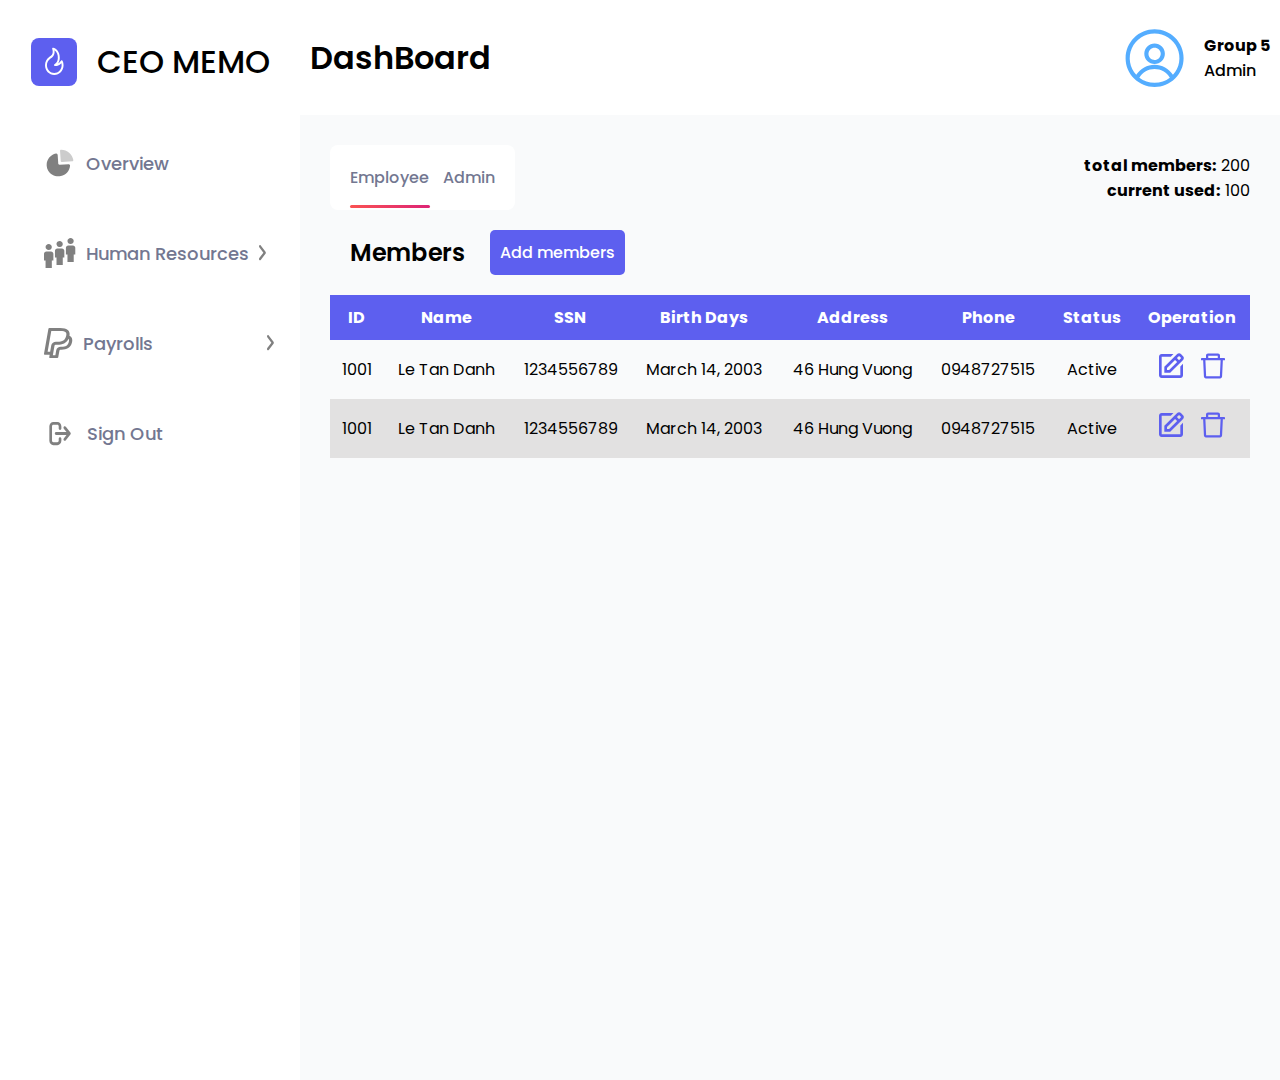
<file: employeeManagement.html>
<!DOCTYPE html>
<html lang="en">

<head>
    <meta charset="UTF-8">
    <meta name="viewport" content="width=device-width, initial-scale=1.0">
    <title>Document</title>
    <link rel="stylesheet" href="./style.css">
    <link rel="stylesheet" href="./employeeManagement.css">


    <link rel="preconnect" href="https://fonts.googleapis.com">
    <link rel="preconnect" href="https://fonts.gstatic.com" crossorigin>
    <link
        href="https://fonts.googleapis.com/css2?family=Poppins:ital,wght@0,100;0,200;0,300;0,400;0,500;0,600;0,700;0,800;0,900;1,100;1,200;1,300;1,400;1,500;1,600;1,700;1,800;1,900&display=swap"
        rel="stylesheet">
    <link rel="stylesheet" href="https://cdnjs.cloudflare.com/ajax/libs/font-awesome/6.4.2/css/all.min.css">

</head>

<body style="background: #F9FAFB; position: relative;">
    <div class="topBar">
        <h1 class="topBar_title">DashBoard</h1>
        
        <div class="topBar_right">
            <img src="./assest/admin.svg" alt="admin">

            <div class="topBar_right-content">
                <h4 class="group_context" style="font-family: Poppins, sans-serif;">Group 5</h4>

                <a href="#" class="admin"
                    style="font-family: Poppins, sans-serif; text-decoration: none; color: black;">Admin</a>
            </div>  
        </div>
    </div>

    <div class="side_bar">
        <div class="side_bar-top">
            <img class="side_bar-top-img" src="./assest/Fire.svg" alt="">
            <h1 class="side_bar-top-title"><a href="index.html" style="color: black; text-decoration: none;">CEO MEMO</a></h1>
        </div>

        <div class="side_bar-menu">
            <div class="side_bar-content">
                <svg width="32" height="32" viewBox="0 0 32 32" fill="none" xmlns="http://www.w3.org/2000/svg">
                    <mask id="mask0_36_290" style="mask-type:luminance" maskUnits="userSpaceOnUse" x="0" y="0"
                        width="32" height="32">
                        <rect width="32" height="32" fill="white" />
                    </mask>
                    <g mask="url(#mask0_36_290)">
                        <path
                            d="M13.6704 7.84582L14.0416 13.3658L14.2258 16.1402C14.2278 16.4255 14.2725 16.709 14.3588 16.9814C14.5813 17.5102 15.1168 17.8462 15.6993 17.8227L24.5756 17.242C24.96 17.2358 25.3312 17.3795 25.6074 17.6418C25.8377 17.8603 25.9864 18.1462 26.0333 18.4536L26.049 18.6403C25.6817 23.7266 21.9461 27.969 16.8704 29.064C11.7946 30.1591 6.58965 27.8458 4.08145 23.3799C3.35836 22.0824 2.90671 20.6564 2.75301 19.1854C2.68881 18.7499 2.66055 18.31 2.66848 17.87C2.66055 12.417 6.5438 7.70265 11.9796 6.56613C12.6339 6.46425 13.2752 6.8106 13.5376 7.40741C13.6054 7.54562 13.6502 7.69365 13.6704 7.84582Z"
                            fill="currentColor" />
                        <path opacity="0.4"
                            d="M29.3335 13.083L29.3242 13.1265L29.2973 13.1897L29.301 13.3632C29.2871 13.5929 29.1983 13.814 29.0455 13.9926C28.8862 14.1786 28.6686 14.3053 28.429 14.3545L28.2829 14.3745L18.0418 15.0381C17.7011 15.0717 17.3619 14.9618 17.1087 14.736C16.8975 14.5476 16.7626 14.2934 16.7245 14.0196L16.0371 3.79337C16.0251 3.7588 16.0251 3.72132 16.0371 3.68673C16.0465 3.40485 16.1706 3.13841 16.3817 2.94693C16.5926 2.75545 16.8731 2.65489 17.1602 2.66772C23.2401 2.8224 28.3499 7.19435 29.3335 13.083Z"
                            fill="currentColor" />
                    </g>
                </svg>
                <a class="side_bar-link" href="index.html">Overview</a>
            </div>

            <div class="side_bar-content dropdown-btn1">
                <svg width="32" height="31" viewBox="0 0 32 31" fill="none" xmlns="http://www.w3.org/2000/svg">
                    <path
                        d="M4.69283 6.01836C2.97213 6.01836 1.56428 7.37249 1.56428 9.02754C1.56428 10.6826 2.97213 12.0367 4.69283 12.0367C6.41353 12.0367 7.82138 10.6976 7.82138 9.02754C7.82138 7.35744 6.42918 6.01836 4.69283 6.01836ZM15.6428 3.00918C15.024 3.00918 14.4191 3.18567 13.9046 3.51632C13.3901 3.84697 12.9892 4.31694 12.7524 4.8668C12.5156 5.41665 12.4536 6.0217 12.5743 6.60542C12.695 7.18914 12.993 7.72533 13.4305 8.14617C13.8681 8.56701 14.4255 8.85361 15.0324 8.96972C15.6393 9.08583 16.2683 9.02624 16.84 8.79848C17.4117 8.57072 17.9003 8.18503 18.2441 7.69017C18.5878 7.19531 18.7713 6.61352 18.7713 6.01836C18.7713 4.34826 17.3791 3.00918 15.6428 3.00918ZM26.5927 0C24.872 0 23.4641 1.35413 23.4641 3.00918C23.4641 4.66423 24.872 6.01836 26.5927 6.01836C28.3134 6.01836 29.7213 4.67927 29.7213 3.00918C29.7213 1.33908 28.329 0 26.5927 0ZM2.34641 13.5413C1.04807 13.5413 0 14.5494 0 15.7982V22.5688H1.56428V30.0918H7.82138V22.5688H9.38566V15.7982C9.38566 14.5494 8.33759 13.5413 7.03924 13.5413H2.34641ZM13.2963 10.5321C11.998 10.5321 10.9499 11.5402 10.9499 12.789V19.5597H12.5142V27.0826H18.7713V19.5597H20.3356V12.789C20.3356 11.5402 19.2875 10.5321 17.9892 10.5321H13.2963ZM24.2463 7.52295C22.9479 7.52295 21.8999 8.53102 21.8999 9.77983V16.5505H23.4641V24.0734H29.7213V16.5505H31.2855V9.77983C31.2855 8.53102 30.2375 7.52295 28.9391 7.52295H24.2463Z"
                        fill="currentColor" />
                </svg>
                <a href="#">Human Resources</a>
                <svg width="7" height="16" viewBox="0 0 7 16" fill="none" xmlns="http://www.w3.org/2000/svg">
                    <path
                        d="M0.28666 14.9549C0.095553 14.7028 0 14.3819 0 13.9923C0 13.6027 0.095553 13.2818 0.28666 13.0297L4.35202 7.66653L0.28666 2.3034C0.095553 2.05128 0 1.73041 0 1.34078C0 0.951154 0.095553 0.630282 0.28666 0.378169C0.477767 0.126056 0.720993 0 1.01634 0C1.31169 0 1.55491 0.126056 1.74602 0.378169L6.54106 6.70392C6.6453 6.84143 6.71932 6.99041 6.7631 7.15085C6.80688 7.31128 6.82842 7.48318 6.82772 7.66653C6.82772 7.84989 6.80583 8.02178 6.76205 8.18222C6.71827 8.34265 6.64461 8.49163 6.54106 8.62915L1.74602 14.9549C1.55491 15.207 1.31169 15.3331 1.01634 15.3331C0.720993 15.3331 0.477767 15.207 0.28666 14.9549Z"
                        fill="currentColor" />
                </svg>
            </div>

            <ul class="submenu1">
                <li><a href="employment.html">Employment</a></li>
                <li><a href="employmentWorkingTime.html">Employment Working Time</a></li>
                <li><a href="personal.html">Personal</a></li>
                <li><a href="benefitPlans.html">Benefit Plans</a></li>
                <li><a href="jobHistory.html">Job History</a></li>
            </ul>
        
           
            <div class="side_bar-content dropdown-btn">
                <svg width="29" height="31" viewBox="0 0 29 31" fill="none" xmlns="http://www.w3.org/2000/svg">
                    <path
                        d="M8.86502 27.1797H11.3673L12.2353 22.2642C12.4039 21.3039 12.9466 20.4293 13.7658 19.7979C14.585 19.1664 15.627 18.8194 16.7043 18.8192H17.511C21.83 18.8192 24.0613 17.3879 24.8518 13.7187C25.1874 12.1666 25.0406 11.1998 24.5759 10.6581C22.6286 15.1049 18.4613 16.7152 13.3437 16.7152H11.9175C11.298 16.7152 10.6381 17.0195 10.5429 17.5597L8.86502 27.1797ZM0.888563 26.7517C0.760123 26.7516 0.63322 26.7264 0.51659 26.6779C0.399961 26.6293 0.296375 26.5585 0.212964 26.4704C0.129553 26.3822 0.0682974 26.2788 0.033414 26.1673C-0.00146945 26.0557 -0.00915231 25.9387 0.0108947 25.8242L4.32502 1.12988C4.38031 0.815044 4.55818 0.528319 4.82669 0.321222C5.0952 0.114124 5.43675 0.000228884 5.78996 0H16.1542C19.7246 0 22.5141 0.679967 24.0597 2.2685C25.4617 3.70997 25.8698 5.30287 25.4633 7.64416C26.0441 7.92227 26.541 8.26298 26.9411 8.67212C28.2625 10.0306 28.5206 11.9628 28.0205 14.2778C26.825 19.818 22.7351 21.7327 17.511 21.7327H16.7043C16.3951 21.7327 16.0961 21.8323 15.861 22.0136C15.6259 22.1948 15.4701 22.4458 15.4217 22.7214L14.2891 29.1032C14.2411 29.3786 14.0857 29.6296 13.8508 29.8108C13.616 29.9921 13.3171 30.0917 13.0081 30.0918H5.99969C5.88714 30.0918 5.77594 30.0697 5.67373 30.0272C5.57152 29.9847 5.48072 29.9227 5.40759 29.8455C5.33446 29.7683 5.28073 29.6777 5.25009 29.58C5.21946 29.4822 5.21264 29.3797 5.23012 29.2793L5.67218 26.7517H0.888563ZM11.9175 13.8017H13.3453C18.4903 13.8017 21.2411 12.037 22.1898 7.64416C22.222 7.4971 22.2495 7.34859 22.2769 7.19425C22.5447 5.65086 22.3576 4.93303 21.6332 4.19046C20.8829 3.41876 19.0469 2.91206 16.1542 2.91206H7.2807L3.62321 23.8396H6.14167L7.31942 17.1011L7.33233 17.1025C7.56921 16.1649 8.15188 15.3277 8.9849 14.728C9.81793 14.1283 10.8519 13.8017 11.9175 13.8017Z"
                        fill="currentColor" />
                </svg>

                <a href="#">Payrolls</a>
                
                <svg style="margin-left: 104px;" height="16" viewBox="0 0 7 16" fill="none"
                    xmlns="http://www.w3.org/2000/svg">
                    <path
                        d="M0.28666 14.9549C0.095553 14.7028 0 14.3819 0 13.9923C0 13.6027 0.095553 13.2818 0.28666 13.0297L4.35202 7.66653L0.28666 2.3034C0.095553 2.05128 0 1.73041 0 1.34078C0 0.951154 0.095553 0.630282 0.28666 0.378169C0.477767 0.126056 0.720993 0 1.01634 0C1.31169 0 1.55491 0.126056 1.74602 0.378169L6.54106 6.70392C6.6453 6.84143 6.71932 6.99041 6.7631 7.15085C6.80688 7.31128 6.82842 7.48318 6.82772 7.66653C6.82772 7.84989 6.80583 8.02178 6.76205 8.18222C6.71827 8.34265 6.64461 8.49163 6.54106 8.62915L1.74602 14.9549C1.55491 15.207 1.31169 15.3331 1.01634 15.3331C0.720993 15.3331 0.477767 15.207 0.28666 14.9549Z"
                        fill="currentColor" />
                </svg>
            </div>

            <ul class="submenu">
                <li><a href="employee.html">Employee</a></li>
                <li><a href="payrates.html">Pay Rates</a></li>
            </ul>

            <div class="side_bar-content">
                <svg width="33" height="35" viewBox="0 0 33 35" fill="none" xmlns="http://www.w3.org/2000/svg">
                    <path fill-rule="evenodd" clip-rule="evenodd"
                        d="M21.8362 24.3047L26.4118 18.4944C26.6303 18.2232 26.7421 17.8807 26.7422 17.5364C26.7424 17.3009 26.6902 17.0645 26.5842 16.8495C26.5371 16.7536 26.4796 16.6626 26.4118 16.5784L21.8362 10.7681C21.3556 10.1578 20.5114 10.0871 19.9507 10.6101C19.3899 11.1332 19.3249 12.0519 19.8055 12.6622L22.4979 16.081L12.1418 16.081C11.4032 16.081 10.8046 16.7326 10.8046 17.5363C10.8046 18.3401 11.4032 18.9916 12.1418 18.9916L22.498 18.9916L19.8055 22.4107C19.3249 23.0209 19.3899 23.9397 19.9507 24.4627C20.5114 24.9857 21.3556 24.915 21.8362 24.3047ZM13.3703 8.80452C14.1088 8.80452 14.7075 9.45608 14.7075 10.2598L14.7075 12.4428C14.7075 13.2465 15.3061 13.8981 16.0447 13.8981C16.7832 13.8981 17.3819 13.2465 17.3819 12.4428L17.3819 10.2598C17.3819 7.8486 15.5858 5.89392 13.3703 5.89392L9.35867 5.89392C7.14313 5.89392 5.34708 7.8486 5.34708 10.2598L5.34708 24.8128C5.34708 27.224 7.14313 29.1787 9.35867 29.1787L13.3703 29.1787C15.5858 29.1787 17.3819 27.224 17.3819 24.8128L17.3819 22.6298C17.3819 21.8261 16.7832 21.1746 16.0447 21.1746C15.3061 21.1746 14.7075 21.8261 14.7075 22.6298L14.7075 24.8128C14.7075 25.6165 14.1088 26.2681 13.3703 26.2681L9.35867 26.2681C8.62016 26.2681 8.02147 25.6165 8.02147 24.8128L8.02147 10.2598C8.02147 9.45608 8.62016 8.80452 9.35867 8.80452L13.3703 8.80452Z"
                        fill="currentColor" />
                </svg>

                <a href="#">Sign Out</a>
            </div>
        </div>
    </div>

    <div class="main" style="margin-left: 300px;">
        <div class="header_main">
            <div class="header_main-right">
                <a href="#" class="right_title1">Employee</a>
                <a href="#" class="right_title">Admin</a>
                <div class="line"></div>
            </div>

            <div class="header_main-left">
                <div class="main-left_info">
                    <h4 class="main-left_title">total members: </h4>
                    <p>200</p>
                </div>

                <div class="main-left_info">
                    <h4 class="main-left_title">current used: </h4>
                    <p>100</p>
                </div>
            </div>

        </div>

        <div class="navbar">
            <h2 class="navbar_title">Members</h2>
            <a href="#" class="navbar_add">Add members</a>
        </div>

        <table class="table_main " > 
            <thead>
                <tr class="table_list">
                    <th class="table_list-content">ID</th>
                    <th class="table_list-content">Name</th>
                    <th class="table_list-content">SSN</th>
                    <th class="table_list-content">Birth Days</th>
                    <th class="table_list-content">Address</th>
                    <th class="table_list-content">Phone</th>
                    <th class="table_list-content">Status</th>
                    <th class="table_list-content">Operation</th>           
                </tr>
            </thead>
            <tr>
                <td class="table_list-content">1001</td>
                <td class="table_list-content">Le Tan Danh</td>
                <td class="table_list-content">1234556789</td>
                <td class="table_list-content">March 14, 2003</td>
                <td class="table_list-content">46 Hung Vuong</td>
                <td class="table_list-content">0948727515</td>
                <td class="table_list-content">Active</td>
                <td class="table_list-content" >
                    <div class="table_list-edit" >
                        <img src="./assest/edit.svg" alt=""> 
                        <ul class="dropdown">
                            <a href="#" class="note_list">Personal</a>
                            <a href="#" class="note_list">Employee</a>
                            <a href="#" class="note_list">Employment</a>
                            <img class="img_note" src="./assest/top-triangle.svg" alt="">
                        </ul>
                    </div>
                    <a href="" class="table_list-delete">
                        <img src="./assest/delete.svg" alt="">
                    </a>

                </td>

            </tr>

            <tr>
                <td class="table_list-content">1001</td>
                <td class="table_list-content">Le Tan Danh</td>
                <td class="table_list-content">1234556789</td>
                <td class="table_list-content">March 14, 2003</td>
                <td class="table_list-content">46 Hung Vuong</td>
                <td class="table_list-content">0948727515</td>
                <td class="table_list-content">Active</td>
                <td class="table_list-content">
                    <div class="table_list-edit" >
                        <img src="./assest/edit.svg" alt=""> 
                        <ul class="dropdown">
                            <a href="#" class="note_list">Personal</a>
                            <a href="#" class="note_list">Employee</a>
                            <a href="#" class="note_list">Employment</a>
                            <img class="img_note" src="./assest/top-triangle.svg" alt="">
                        </ul>
                    </div>
                    <a href="" class="table_list-delete">
                        <img src="./assest/delete.svg" alt="">
                    </a>

                </td>
            </tr>
        </table>

        <div class="add_members">
            <div class="add_member-list-1">
                <p class="list_content">Employee</p>
            </div>
            
            <ul class="add_member-title-1">
                <div class="add_information">
                    <p class="information_title"></p>
                </div>
                <div class="table-input_information">
                    <div class="input_information">
                        <p class="information_content">Employment_id: </p>
                        <input class="input" type="text">
                    </div>

                    <div class="input_information">
                        <p class="information_content">Employment_code: </p>
                        <input class="input" type="text">
                    </div>

                    <div class="input_information">
                        <p class="information_content">Hire date for working: </p>
                        <input class="input" type="text">
                    </div>

                    <div class="input_information">
                        <p class="information_content">Workers comp code: </p>
                        <input class="input" type="text">
                    </div>

                    <div class="input_information">
                        <p class="information_content">Termination date: </p>
                        <input class="input" type="text">
                    </div>

                    <div class="input_information">
                        <p class="information_content">Rehire date for working: </p>
                        <input class="input" type="text">
                    </div>

                    <div class="input_information">
                        <p class="information_content">Last review date: </p>
                        <input class="input" type="text">
                    </div>

                    <div class="input_information">
                        <p class="information_content">Number days requirement of working per month: </p>
                        <input class="input" type="text">
                    </div>

                    <div class="input_information">
                        <p class="information_content">Employment_status: </p>
                        <input class="input" type="text">
                    </div>
                </div>
                
            </ul>

            <!-- <div class="add_member-list-2">
                <p class="list_content">Employment</p>
            </div>

            <ul class="add_member-title-2">
                <table class="table_main" > 
                    <thead>
                        <tr class="table_list">
                            <th class="table_list-content">ID</th>
                            <th class="table_list-content">Name</th>
                            <th class="table_list-content">SSN</th>
                            <th class="table_list-content">Birth Days</th>
                            <th class="table_list-content">Address</th>
                            <th class="table_list-content">Phone</th>
                            <th class="table_list-content">Status</th>
                            <th class="table_list-content">Operation</th>           
                        </tr>
                    </thead>
                    <tr>
                        <td class="table_list-content">1001</td>
                        <td class="table_list-content">Le Tan Danh</td>
                        <td class="table_list-content">1234556789</td>
                        <td class="table_list-content">March 14, 2003</td>
                        <td class="table_list-content">46 Hung Vuong</td>
                        <td class="table_list-content">0948727515</td>
                        <td class="table_list-content">Active</td>
                        <td class="table_list-content">
                            <a href="!" class="table_list-img">
                                <img src="./assest/edit.svg" alt="">
                            </a>
                            <a href="#" class="table_list-img">
                                <img src="./assest/delete.svg" alt="">
                            </a>
        
                        </td>
        
                    </tr>
        
                    <tr>
                        <td class="table_list-content">1001</td>
                        <td class="table_list-content">Le Tan Danh</td>
                        <td class="table_list-content">1234556789</td>
                        <td class="table_list-content">March 14, 2003</td>
                        <td class="table_list-content">46 Hung Vuong</td>
                        <td class="table_list-content">0948727515</td>
                        <td class="table_list-content">Active</td>
                        <td class="table_list-content">
                            <a href="!" class="table_list-img">
                                <img src="./assest/edit.svg" alt="">
                            </a>
                            <a href="#" class="table_list-img">
                                <img src="./assest/delete.svg" alt="">
                            </a>
        
                        </td>
        
                    </tr>
                </table>
            </ul> -->
        </div>

        
    </div>

    <script src="main.js"></script>
</body>

</html>
</file>
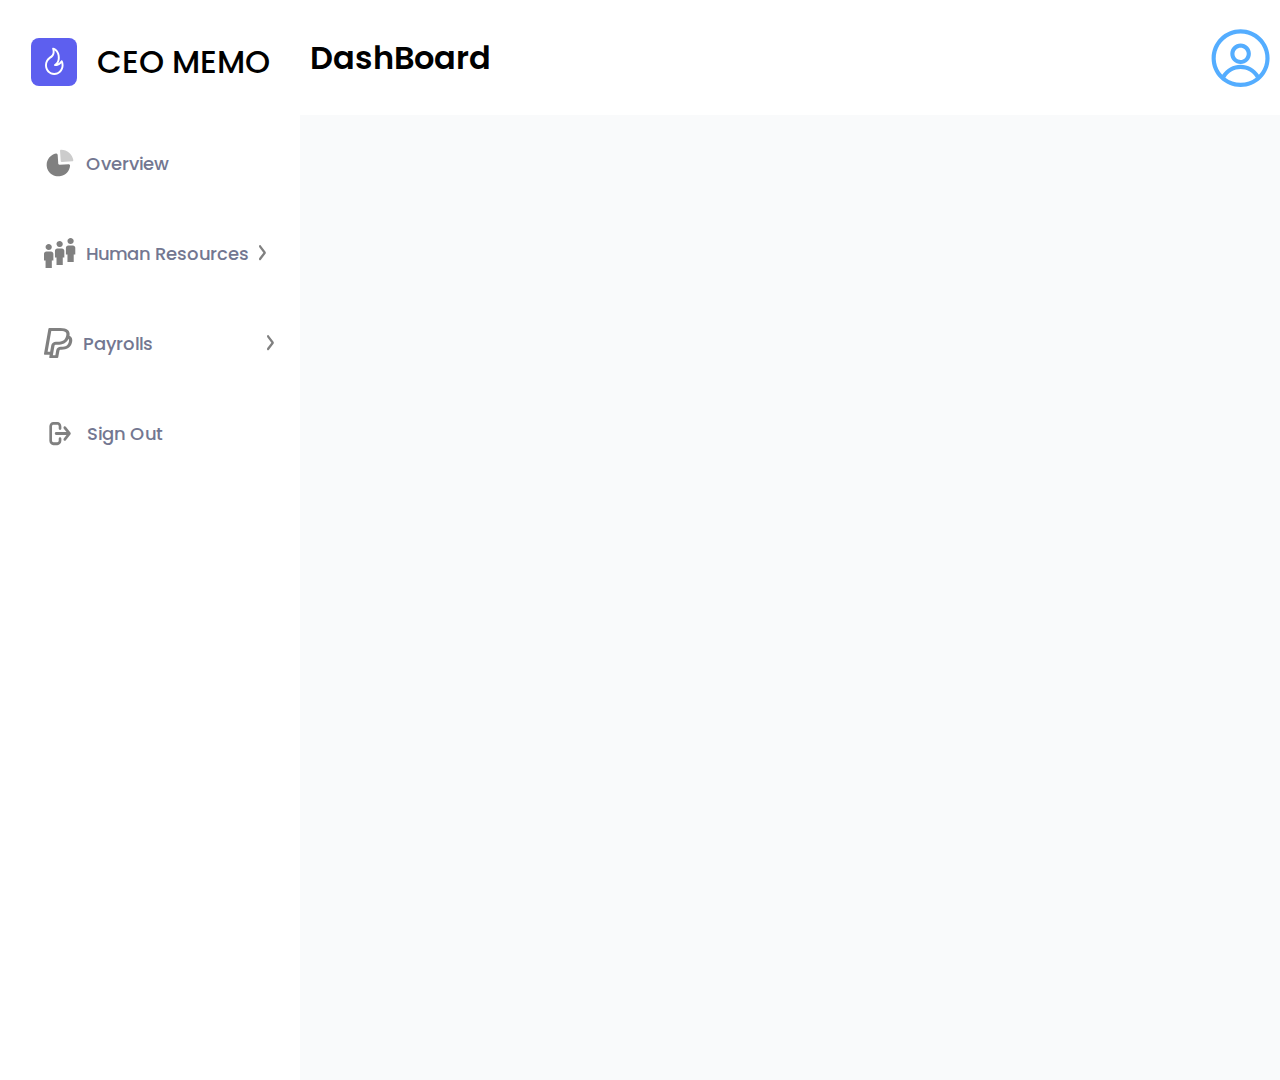
<file: jobHistory.html>
<!DOCTYPE html>
<html lang="en">

<head>
    <meta charset="UTF-8">
    <meta name="viewport" content="width=device-width, initial-scale=1.0">
    <title>Document</title>
    <link rel="stylesheet" href="./style.css">

    <link rel="preconnect" href="https://fonts.googleapis.com">
    <link rel="preconnect" href="https://fonts.gstatic.com" crossorigin>
    <link
        href="https://fonts.googleapis.com/css2?family=Poppins:ital,wght@0,100;0,200;0,300;0,400;0,500;0,600;0,700;0,800;0,900;1,100;1,200;1,300;1,400;1,500;1,600;1,700;1,800;1,900&display=swap"
        rel="stylesheet">
    <link rel="stylesheet" href="https://cdnjs.cloudflare.com/ajax/libs/font-awesome/6.4.2/css/all.min.css">
</head>

<body style="background: #F9FAFB; position: relative;">
    <div class="topBar">
        <h1 class="topBar_title">DashBoard</h1>
        
        <div class="topBar_right">
            <img src="./assest/admin.svg" alt="admin">
        </div>
    </div>

    <div class="side_bar">
        <div class="side_bar-top">
            <img class="side_bar-top-img" src="./assest/Fire.svg" alt="">
            <h1 class="side_bar-top-title"><a href="index.html" style="color: black; text-decoration: none;">CEO MEMO</a></h1>
        </div>
        <div class="side_bar-menu">
            <div class="side_bar-content" >
                <svg width="32" height="32" viewBox="0 0 32 32" fill="none" xmlns="http://www.w3.org/2000/svg">
                    <mask id="mask0_36_290" style="mask-type:luminance" maskUnits="userSpaceOnUse" x="0" y="0"
                        width="32" height="32">
                        <rect width="32" height="32" fill="white" />
                    </mask>
                    <g mask="url(#mask0_36_290)">
                        <path
                            d="M13.6704 7.84582L14.0416 13.3658L14.2258 16.1402C14.2278 16.4255 14.2725 16.709 14.3588 16.9814C14.5813 17.5102 15.1168 17.8462 15.6993 17.8227L24.5756 17.242C24.96 17.2358 25.3312 17.3795 25.6074 17.6418C25.8377 17.8603 25.9864 18.1462 26.0333 18.4536L26.049 18.6403C25.6817 23.7266 21.9461 27.969 16.8704 29.064C11.7946 30.1591 6.58965 27.8458 4.08145 23.3799C3.35836 22.0824 2.90671 20.6564 2.75301 19.1854C2.68881 18.7499 2.66055 18.31 2.66848 17.87C2.66055 12.417 6.5438 7.70265 11.9796 6.56613C12.6339 6.46425 13.2752 6.8106 13.5376 7.40741C13.6054 7.54562 13.6502 7.69365 13.6704 7.84582Z"
                            fill="currentColor" />
                        <path opacity="0.4"
                            d="M29.3335 13.083L29.3242 13.1265L29.2973 13.1897L29.301 13.3632C29.2871 13.5929 29.1983 13.814 29.0455 13.9926C28.8862 14.1786 28.6686 14.3053 28.429 14.3545L28.2829 14.3745L18.0418 15.0381C17.7011 15.0717 17.3619 14.9618 17.1087 14.736C16.8975 14.5476 16.7626 14.2934 16.7245 14.0196L16.0371 3.79337C16.0251 3.7588 16.0251 3.72132 16.0371 3.68673C16.0465 3.40485 16.1706 3.13841 16.3817 2.94693C16.5926 2.75545 16.8731 2.65489 17.1602 2.66772C23.2401 2.8224 28.3499 7.19435 29.3335 13.083Z"
                            fill="currentColor" />
                    </g>
                </svg>
                <a class="side_bar-link" href="index.html">Overview</a>
            </div>

            <div class="side_bar-content dropdown-btn1">
                <svg width="32" height="31" viewBox="0 0 32 31" fill="none" xmlns="http://www.w3.org/2000/svg">
                    <path
                        d="M4.69283 6.01836C2.97213 6.01836 1.56428 7.37249 1.56428 9.02754C1.56428 10.6826 2.97213 12.0367 4.69283 12.0367C6.41353 12.0367 7.82138 10.6976 7.82138 9.02754C7.82138 7.35744 6.42918 6.01836 4.69283 6.01836ZM15.6428 3.00918C15.024 3.00918 14.4191 3.18567 13.9046 3.51632C13.3901 3.84697 12.9892 4.31694 12.7524 4.8668C12.5156 5.41665 12.4536 6.0217 12.5743 6.60542C12.695 7.18914 12.993 7.72533 13.4305 8.14617C13.8681 8.56701 14.4255 8.85361 15.0324 8.96972C15.6393 9.08583 16.2683 9.02624 16.84 8.79848C17.4117 8.57072 17.9003 8.18503 18.2441 7.69017C18.5878 7.19531 18.7713 6.61352 18.7713 6.01836C18.7713 4.34826 17.3791 3.00918 15.6428 3.00918ZM26.5927 0C24.872 0 23.4641 1.35413 23.4641 3.00918C23.4641 4.66423 24.872 6.01836 26.5927 6.01836C28.3134 6.01836 29.7213 4.67927 29.7213 3.00918C29.7213 1.33908 28.329 0 26.5927 0ZM2.34641 13.5413C1.04807 13.5413 0 14.5494 0 15.7982V22.5688H1.56428V30.0918H7.82138V22.5688H9.38566V15.7982C9.38566 14.5494 8.33759 13.5413 7.03924 13.5413H2.34641ZM13.2963 10.5321C11.998 10.5321 10.9499 11.5402 10.9499 12.789V19.5597H12.5142V27.0826H18.7713V19.5597H20.3356V12.789C20.3356 11.5402 19.2875 10.5321 17.9892 10.5321H13.2963ZM24.2463 7.52295C22.9479 7.52295 21.8999 8.53102 21.8999 9.77983V16.5505H23.4641V24.0734H29.7213V16.5505H31.2855V9.77983C31.2855 8.53102 30.2375 7.52295 28.9391 7.52295H24.2463Z"
                        fill="currentColor" />
                </svg>
                <a href="#">Human Resources</a>
                <svg width="7" height="16" viewBox="0 0 7 16" fill="none" xmlns="http://www.w3.org/2000/svg">
                    <path
                        d="M0.28666 14.9549C0.095553 14.7028 0 14.3819 0 13.9923C0 13.6027 0.095553 13.2818 0.28666 13.0297L4.35202 7.66653L0.28666 2.3034C0.095553 2.05128 0 1.73041 0 1.34078C0 0.951154 0.095553 0.630282 0.28666 0.378169C0.477767 0.126056 0.720993 0 1.01634 0C1.31169 0 1.55491 0.126056 1.74602 0.378169L6.54106 6.70392C6.6453 6.84143 6.71932 6.99041 6.7631 7.15085C6.80688 7.31128 6.82842 7.48318 6.82772 7.66653C6.82772 7.84989 6.80583 8.02178 6.76205 8.18222C6.71827 8.34265 6.64461 8.49163 6.54106 8.62915L1.74602 14.9549C1.55491 15.207 1.31169 15.3331 1.01634 15.3331C0.720993 15.3331 0.477767 15.207 0.28666 14.9549Z"
                        fill="currentColor" />
                </svg>
            </div>

            <ul class="submenu1">
                <li><a href="employment.html">Employment</a></li>
                <li><a href="employmentWorkingTime.html">Employment Working Time</a></li>
                <li><a href="personal.html">Personal</a></li>
                <li><a href="benefitPlans.html">Benefit Plans</a></li>
                <li><a href="jobHistory.html">Job History</a></li>
            </ul>

            <div class="side_bar-content dropdown-btn">
                <svg width="29" height="31" viewBox="0 0 29 31" fill="none" xmlns="http://www.w3.org/2000/svg">
                    <path
                        d="M8.86502 27.1797H11.3673L12.2353 22.2642C12.4039 21.3039 12.9466 20.4293 13.7658 19.7979C14.585 19.1664 15.627 18.8194 16.7043 18.8192H17.511C21.83 18.8192 24.0613 17.3879 24.8518 13.7187C25.1874 12.1666 25.0406 11.1998 24.5759 10.6581C22.6286 15.1049 18.4613 16.7152 13.3437 16.7152H11.9175C11.298 16.7152 10.6381 17.0195 10.5429 17.5597L8.86502 27.1797ZM0.888563 26.7517C0.760123 26.7516 0.63322 26.7264 0.51659 26.6779C0.399961 26.6293 0.296375 26.5585 0.212964 26.4704C0.129553 26.3822 0.0682974 26.2788 0.033414 26.1673C-0.00146945 26.0557 -0.00915231 25.9387 0.0108947 25.8242L4.32502 1.12988C4.38031 0.815044 4.55818 0.528319 4.82669 0.321222C5.0952 0.114124 5.43675 0.000228884 5.78996 0H16.1542C19.7246 0 22.5141 0.679967 24.0597 2.2685C25.4617 3.70997 25.8698 5.30287 25.4633 7.64416C26.0441 7.92227 26.541 8.26298 26.9411 8.67212C28.2625 10.0306 28.5206 11.9628 28.0205 14.2778C26.825 19.818 22.7351 21.7327 17.511 21.7327H16.7043C16.3951 21.7327 16.0961 21.8323 15.861 22.0136C15.6259 22.1948 15.4701 22.4458 15.4217 22.7214L14.2891 29.1032C14.2411 29.3786 14.0857 29.6296 13.8508 29.8108C13.616 29.9921 13.3171 30.0917 13.0081 30.0918H5.99969C5.88714 30.0918 5.77594 30.0697 5.67373 30.0272C5.57152 29.9847 5.48072 29.9227 5.40759 29.8455C5.33446 29.7683 5.28073 29.6777 5.25009 29.58C5.21946 29.4822 5.21264 29.3797 5.23012 29.2793L5.67218 26.7517H0.888563ZM11.9175 13.8017H13.3453C18.4903 13.8017 21.2411 12.037 22.1898 7.64416C22.222 7.4971 22.2495 7.34859 22.2769 7.19425C22.5447 5.65086 22.3576 4.93303 21.6332 4.19046C20.8829 3.41876 19.0469 2.91206 16.1542 2.91206H7.2807L3.62321 23.8396H6.14167L7.31942 17.1011L7.33233 17.1025C7.56921 16.1649 8.15188 15.3277 8.9849 14.728C9.81793 14.1283 10.8519 13.8017 11.9175 13.8017Z"
                        fill="currentColor" />
                </svg>
                <a href="#">Payrolls</a>
                <!-- <img src="./assest/muiten.svg" style="margin-left: 104px;" alt=""> -->
                <svg style="margin-left: 104px;" height="16" viewBox="0 0 7 16" fill="none"
                    xmlns="http://www.w3.org/2000/svg">
                    <path
                        d="M0.28666 14.9549C0.095553 14.7028 0 14.3819 0 13.9923C0 13.6027 0.095553 13.2818 0.28666 13.0297L4.35202 7.66653L0.28666 2.3034C0.095553 2.05128 0 1.73041 0 1.34078C0 0.951154 0.095553 0.630282 0.28666 0.378169C0.477767 0.126056 0.720993 0 1.01634 0C1.31169 0 1.55491 0.126056 1.74602 0.378169L6.54106 6.70392C6.6453 6.84143 6.71932 6.99041 6.7631 7.15085C6.80688 7.31128 6.82842 7.48318 6.82772 7.66653C6.82772 7.84989 6.80583 8.02178 6.76205 8.18222C6.71827 8.34265 6.64461 8.49163 6.54106 8.62915L1.74602 14.9549C1.55491 15.207 1.31169 15.3331 1.01634 15.3331C0.720993 15.3331 0.477767 15.207 0.28666 14.9549Z"
                        fill="currentColor" />
                </svg>
            </div>

            <ul class="submenu">
                <li><a href="employee.html">Employee</a></li>
                <li><a href="payrates.html">Pay Rates</a></li>
            </ul>

            <div class="side_bar-content">
                <svg width="33" height="35" viewBox="0 0 33 35" fill="none" xmlns="http://www.w3.org/2000/svg">
                    <path fill-rule="evenodd" clip-rule="evenodd"
                        d="M21.8362 24.3047L26.4118 18.4944C26.6303 18.2232 26.7421 17.8807 26.7422 17.5364C26.7424 17.3009 26.6902 17.0645 26.5842 16.8495C26.5371 16.7536 26.4796 16.6626 26.4118 16.5784L21.8362 10.7681C21.3556 10.1578 20.5114 10.0871 19.9507 10.6101C19.3899 11.1332 19.3249 12.0519 19.8055 12.6622L22.4979 16.081L12.1418 16.081C11.4032 16.081 10.8046 16.7326 10.8046 17.5363C10.8046 18.3401 11.4032 18.9916 12.1418 18.9916L22.498 18.9916L19.8055 22.4107C19.3249 23.0209 19.3899 23.9397 19.9507 24.4627C20.5114 24.9857 21.3556 24.915 21.8362 24.3047ZM13.3703 8.80452C14.1088 8.80452 14.7075 9.45608 14.7075 10.2598L14.7075 12.4428C14.7075 13.2465 15.3061 13.8981 16.0447 13.8981C16.7832 13.8981 17.3819 13.2465 17.3819 12.4428L17.3819 10.2598C17.3819 7.8486 15.5858 5.89392 13.3703 5.89392L9.35867 5.89392C7.14313 5.89392 5.34708 7.8486 5.34708 10.2598L5.34708 24.8128C5.34708 27.224 7.14313 29.1787 9.35867 29.1787L13.3703 29.1787C15.5858 29.1787 17.3819 27.224 17.3819 24.8128L17.3819 22.6298C17.3819 21.8261 16.7832 21.1746 16.0447 21.1746C15.3061 21.1746 14.7075 21.8261 14.7075 22.6298L14.7075 24.8128C14.7075 25.6165 14.1088 26.2681 13.3703 26.2681L9.35867 26.2681C8.62016 26.2681 8.02147 25.6165 8.02147 24.8128L8.02147 10.2598C8.02147 9.45608 8.62016 8.80452 9.35867 8.80452L13.3703 8.80452Z"
                        fill="currentColor" />
                </svg>

                <a href="#">Sign Out</a>
            </div>
        </div>
    </div>

    <div class="main" style="margin-left: 356px;">

    </div>
   
</body>

<script src="main.js"></script>

</html>
</file>
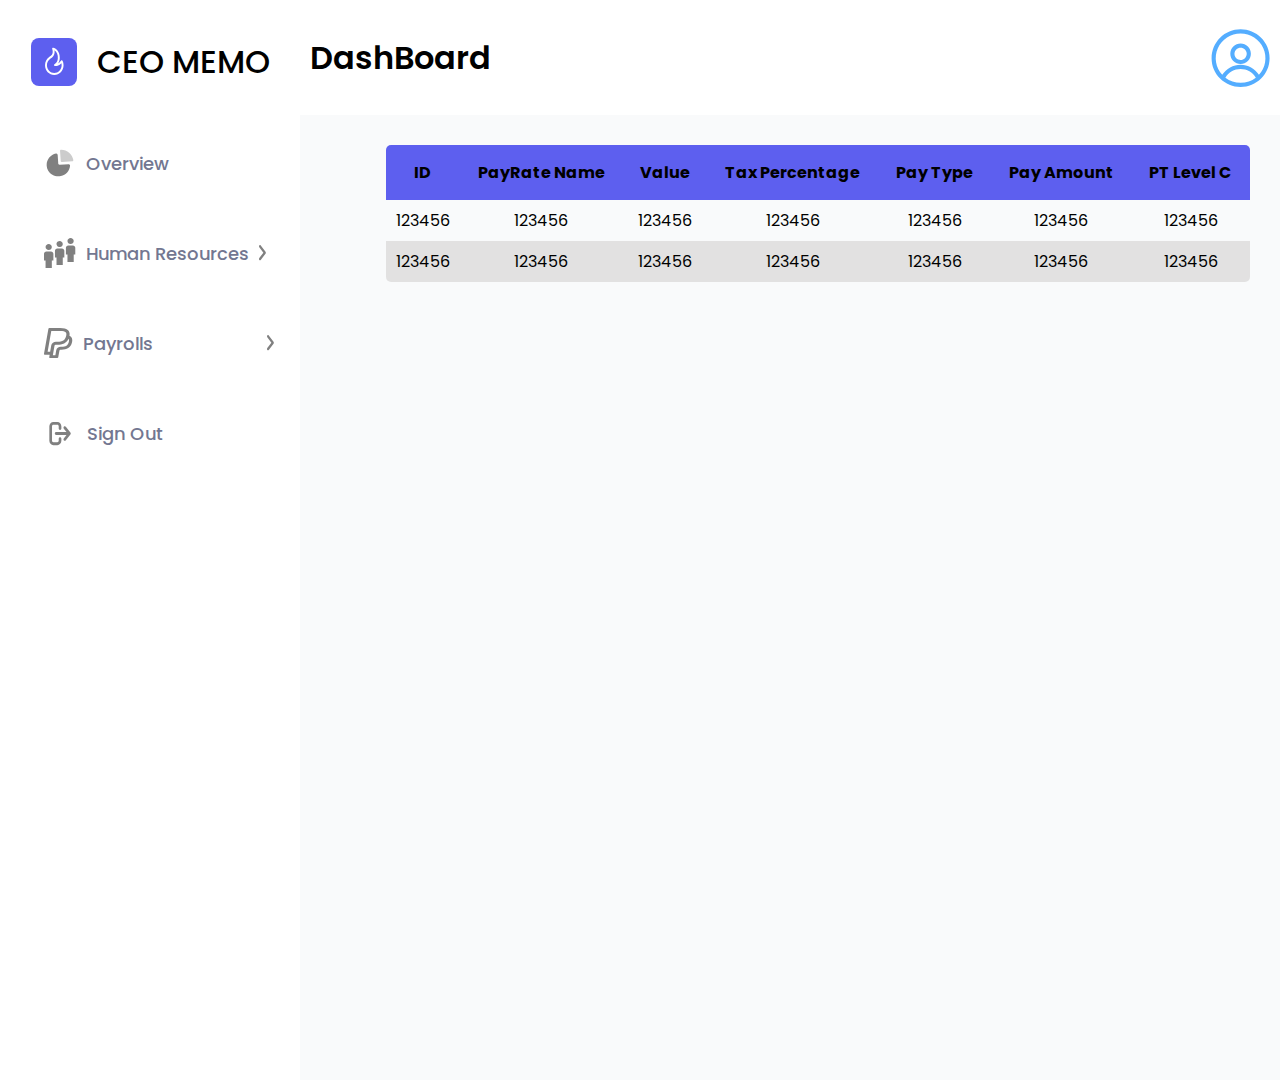
<file: payrates.html>
<!DOCTYPE html>
<html lang="en">

<head>
    <meta charset="UTF-8">
    <meta name="viewport" content="width=device-width, initial-scale=1.0">
    <title>Document</title>
    <link rel="stylesheet" href="./style.css">
    <link rel="stylesheet" href="./employee.css">

    <link rel="preconnect" href="https://fonts.googleapis.com">
    <link rel="preconnect" href="https://fonts.gstatic.com" crossorigin>
    <link
        href="https://fonts.googleapis.com/css2?family=Poppins:ital,wght@0,100;0,200;0,300;0,400;0,500;0,600;0,700;0,800;0,900;1,100;1,200;1,300;1,400;1,500;1,600;1,700;1,800;1,900&display=swap"
        rel="stylesheet">
    <link rel="stylesheet" href="https://cdnjs.cloudflare.com/ajax/libs/font-awesome/6.4.2/css/all.min.css">
</head>

<body style="background: #F9FAFB; position: relative;">
    <div class="topBar">
        <h1 class="topBar_title">DashBoard</h1>
        
        <div class="topBar_right">
            <img src="./assest/admin.svg" alt="admin">
        </div>
    </div>

    <div class="side_bar">
        <div class="side_bar-top">
            <img class="side_bar-top-img" src="./assest/Fire.svg" alt="">
            <h1 class="side_bar-top-title"><a href="index.html" style="color: black; text-decoration: none;">CEO MEMO</a></h1>
        </div>
        <div class="side_bar-menu">
            <div class="side_bar-content" style="">
                <svg width="32" height="32" viewBox="0 0 32 32" fill="none" xmlns="http://www.w3.org/2000/svg">
                    <mask id="mask0_36_290" style="mask-type:luminance" maskUnits="userSpaceOnUse" x="0" y="0"
                        width="32" height="32">
                        <rect width="32" height="32" fill="white" />
                    </mask>
                    <g mask="url(#mask0_36_290)">
                        <path
                            d="M13.6704 7.84582L14.0416 13.3658L14.2258 16.1402C14.2278 16.4255 14.2725 16.709 14.3588 16.9814C14.5813 17.5102 15.1168 17.8462 15.6993 17.8227L24.5756 17.242C24.96 17.2358 25.3312 17.3795 25.6074 17.6418C25.8377 17.8603 25.9864 18.1462 26.0333 18.4536L26.049 18.6403C25.6817 23.7266 21.9461 27.969 16.8704 29.064C11.7946 30.1591 6.58965 27.8458 4.08145 23.3799C3.35836 22.0824 2.90671 20.6564 2.75301 19.1854C2.68881 18.7499 2.66055 18.31 2.66848 17.87C2.66055 12.417 6.5438 7.70265 11.9796 6.56613C12.6339 6.46425 13.2752 6.8106 13.5376 7.40741C13.6054 7.54562 13.6502 7.69365 13.6704 7.84582Z"
                            fill="currentColor" />
                        <path opacity="0.4"
                            d="M29.3335 13.083L29.3242 13.1265L29.2973 13.1897L29.301 13.3632C29.2871 13.5929 29.1983 13.814 29.0455 13.9926C28.8862 14.1786 28.6686 14.3053 28.429 14.3545L28.2829 14.3745L18.0418 15.0381C17.7011 15.0717 17.3619 14.9618 17.1087 14.736C16.8975 14.5476 16.7626 14.2934 16.7245 14.0196L16.0371 3.79337C16.0251 3.7588 16.0251 3.72132 16.0371 3.68673C16.0465 3.40485 16.1706 3.13841 16.3817 2.94693C16.5926 2.75545 16.8731 2.65489 17.1602 2.66772C23.2401 2.8224 28.3499 7.19435 29.3335 13.083Z"
                            fill="currentColor" />
                    </g>
                </svg>
                <a class="side_bar-link" href="index.html">Overview</a>
            </div>

            <div class="side_bar-content dropdown-btn1">
                <svg width="32" height="31" viewBox="0 0 32 31" fill="none" xmlns="http://www.w3.org/2000/svg">
                    <path
                        d="M4.69283 6.01836C2.97213 6.01836 1.56428 7.37249 1.56428 9.02754C1.56428 10.6826 2.97213 12.0367 4.69283 12.0367C6.41353 12.0367 7.82138 10.6976 7.82138 9.02754C7.82138 7.35744 6.42918 6.01836 4.69283 6.01836ZM15.6428 3.00918C15.024 3.00918 14.4191 3.18567 13.9046 3.51632C13.3901 3.84697 12.9892 4.31694 12.7524 4.8668C12.5156 5.41665 12.4536 6.0217 12.5743 6.60542C12.695 7.18914 12.993 7.72533 13.4305 8.14617C13.8681 8.56701 14.4255 8.85361 15.0324 8.96972C15.6393 9.08583 16.2683 9.02624 16.84 8.79848C17.4117 8.57072 17.9003 8.18503 18.2441 7.69017C18.5878 7.19531 18.7713 6.61352 18.7713 6.01836C18.7713 4.34826 17.3791 3.00918 15.6428 3.00918ZM26.5927 0C24.872 0 23.4641 1.35413 23.4641 3.00918C23.4641 4.66423 24.872 6.01836 26.5927 6.01836C28.3134 6.01836 29.7213 4.67927 29.7213 3.00918C29.7213 1.33908 28.329 0 26.5927 0ZM2.34641 13.5413C1.04807 13.5413 0 14.5494 0 15.7982V22.5688H1.56428V30.0918H7.82138V22.5688H9.38566V15.7982C9.38566 14.5494 8.33759 13.5413 7.03924 13.5413H2.34641ZM13.2963 10.5321C11.998 10.5321 10.9499 11.5402 10.9499 12.789V19.5597H12.5142V27.0826H18.7713V19.5597H20.3356V12.789C20.3356 11.5402 19.2875 10.5321 17.9892 10.5321H13.2963ZM24.2463 7.52295C22.9479 7.52295 21.8999 8.53102 21.8999 9.77983V16.5505H23.4641V24.0734H29.7213V16.5505H31.2855V9.77983C31.2855 8.53102 30.2375 7.52295 28.9391 7.52295H24.2463Z"
                        fill="currentColor" />
                </svg>
                <a href="#">Human Resources</a>
                <svg width="7" height="16" viewBox="0 0 7 16" fill="none" xmlns="http://www.w3.org/2000/svg">
                    <path
                        d="M0.28666 14.9549C0.095553 14.7028 0 14.3819 0 13.9923C0 13.6027 0.095553 13.2818 0.28666 13.0297L4.35202 7.66653L0.28666 2.3034C0.095553 2.05128 0 1.73041 0 1.34078C0 0.951154 0.095553 0.630282 0.28666 0.378169C0.477767 0.126056 0.720993 0 1.01634 0C1.31169 0 1.55491 0.126056 1.74602 0.378169L6.54106 6.70392C6.6453 6.84143 6.71932 6.99041 6.7631 7.15085C6.80688 7.31128 6.82842 7.48318 6.82772 7.66653C6.82772 7.84989 6.80583 8.02178 6.76205 8.18222C6.71827 8.34265 6.64461 8.49163 6.54106 8.62915L1.74602 14.9549C1.55491 15.207 1.31169 15.3331 1.01634 15.3331C0.720993 15.3331 0.477767 15.207 0.28666 14.9549Z"
                        fill="currentColor" />
                </svg>
            </div>

            <ul class="submenu1">
                <li><a href="employment.html">Employment</a></li>
                <li><a href="employmentWorkingTime.html">Employment Working Time</a></li>
                <li><a href="personal.html">Personal</a></li>
                <li><a href="benefitPlans.html">Benefit Plans</a></li>
                <li><a href="jobHistory.html">Job History</a></li>
            </ul>

            <div class="side_bar-content dropdown-btn">
                <svg width="29" height="31" viewBox="0 0 29 31" fill="none" xmlns="http://www.w3.org/2000/svg">
                    <path
                        d="M8.86502 27.1797H11.3673L12.2353 22.2642C12.4039 21.3039 12.9466 20.4293 13.7658 19.7979C14.585 19.1664 15.627 18.8194 16.7043 18.8192H17.511C21.83 18.8192 24.0613 17.3879 24.8518 13.7187C25.1874 12.1666 25.0406 11.1998 24.5759 10.6581C22.6286 15.1049 18.4613 16.7152 13.3437 16.7152H11.9175C11.298 16.7152 10.6381 17.0195 10.5429 17.5597L8.86502 27.1797ZM0.888563 26.7517C0.760123 26.7516 0.63322 26.7264 0.51659 26.6779C0.399961 26.6293 0.296375 26.5585 0.212964 26.4704C0.129553 26.3822 0.0682974 26.2788 0.033414 26.1673C-0.00146945 26.0557 -0.00915231 25.9387 0.0108947 25.8242L4.32502 1.12988C4.38031 0.815044 4.55818 0.528319 4.82669 0.321222C5.0952 0.114124 5.43675 0.000228884 5.78996 0H16.1542C19.7246 0 22.5141 0.679967 24.0597 2.2685C25.4617 3.70997 25.8698 5.30287 25.4633 7.64416C26.0441 7.92227 26.541 8.26298 26.9411 8.67212C28.2625 10.0306 28.5206 11.9628 28.0205 14.2778C26.825 19.818 22.7351 21.7327 17.511 21.7327H16.7043C16.3951 21.7327 16.0961 21.8323 15.861 22.0136C15.6259 22.1948 15.4701 22.4458 15.4217 22.7214L14.2891 29.1032C14.2411 29.3786 14.0857 29.6296 13.8508 29.8108C13.616 29.9921 13.3171 30.0917 13.0081 30.0918H5.99969C5.88714 30.0918 5.77594 30.0697 5.67373 30.0272C5.57152 29.9847 5.48072 29.9227 5.40759 29.8455C5.33446 29.7683 5.28073 29.6777 5.25009 29.58C5.21946 29.4822 5.21264 29.3797 5.23012 29.2793L5.67218 26.7517H0.888563ZM11.9175 13.8017H13.3453C18.4903 13.8017 21.2411 12.037 22.1898 7.64416C22.222 7.4971 22.2495 7.34859 22.2769 7.19425C22.5447 5.65086 22.3576 4.93303 21.6332 4.19046C20.8829 3.41876 19.0469 2.91206 16.1542 2.91206H7.2807L3.62321 23.8396H6.14167L7.31942 17.1011L7.33233 17.1025C7.56921 16.1649 8.15188 15.3277 8.9849 14.728C9.81793 14.1283 10.8519 13.8017 11.9175 13.8017Z"
                        fill="currentColor" />
                </svg>
                <a href="#">Payrolls</a>
                <!-- <img src="./assest/muiten.svg" style="margin-left: 104px;" alt=""> -->
                <svg style="margin-left: 104px;" height="16" viewBox="0 0 7 16" fill="none"
                    xmlns="http://www.w3.org/2000/svg">
                    <path
                        d="M0.28666 14.9549C0.095553 14.7028 0 14.3819 0 13.9923C0 13.6027 0.095553 13.2818 0.28666 13.0297L4.35202 7.66653L0.28666 2.3034C0.095553 2.05128 0 1.73041 0 1.34078C0 0.951154 0.095553 0.630282 0.28666 0.378169C0.477767 0.126056 0.720993 0 1.01634 0C1.31169 0 1.55491 0.126056 1.74602 0.378169L6.54106 6.70392C6.6453 6.84143 6.71932 6.99041 6.7631 7.15085C6.80688 7.31128 6.82842 7.48318 6.82772 7.66653C6.82772 7.84989 6.80583 8.02178 6.76205 8.18222C6.71827 8.34265 6.64461 8.49163 6.54106 8.62915L1.74602 14.9549C1.55491 15.207 1.31169 15.3331 1.01634 15.3331C0.720993 15.3331 0.477767 15.207 0.28666 14.9549Z"
                        fill="currentColor" />
                </svg>
            </div>

            <ul class="submenu">
                <li><a href="employee.html">Employee</a></li>
                <li><a href="payrates.html">Pay Rates</a></li>
            </ul>

            <div class="side_bar-content">
                <svg width="33" height="35" viewBox="0 0 33 35" fill="none" xmlns="http://www.w3.org/2000/svg">
                    <path fill-rule="evenodd" clip-rule="evenodd"
                        d="M21.8362 24.3047L26.4118 18.4944C26.6303 18.2232 26.7421 17.8807 26.7422 17.5364C26.7424 17.3009 26.6902 17.0645 26.5842 16.8495C26.5371 16.7536 26.4796 16.6626 26.4118 16.5784L21.8362 10.7681C21.3556 10.1578 20.5114 10.0871 19.9507 10.6101C19.3899 11.1332 19.3249 12.0519 19.8055 12.6622L22.4979 16.081L12.1418 16.081C11.4032 16.081 10.8046 16.7326 10.8046 17.5363C10.8046 18.3401 11.4032 18.9916 12.1418 18.9916L22.498 18.9916L19.8055 22.4107C19.3249 23.0209 19.3899 23.9397 19.9507 24.4627C20.5114 24.9857 21.3556 24.915 21.8362 24.3047ZM13.3703 8.80452C14.1088 8.80452 14.7075 9.45608 14.7075 10.2598L14.7075 12.4428C14.7075 13.2465 15.3061 13.8981 16.0447 13.8981C16.7832 13.8981 17.3819 13.2465 17.3819 12.4428L17.3819 10.2598C17.3819 7.8486 15.5858 5.89392 13.3703 5.89392L9.35867 5.89392C7.14313 5.89392 5.34708 7.8486 5.34708 10.2598L5.34708 24.8128C5.34708 27.224 7.14313 29.1787 9.35867 29.1787L13.3703 29.1787C15.5858 29.1787 17.3819 27.224 17.3819 24.8128L17.3819 22.6298C17.3819 21.8261 16.7832 21.1746 16.0447 21.1746C15.3061 21.1746 14.7075 21.8261 14.7075 22.6298L14.7075 24.8128C14.7075 25.6165 14.1088 26.2681 13.3703 26.2681L9.35867 26.2681C8.62016 26.2681 8.02147 25.6165 8.02147 24.8128L8.02147 10.2598C8.02147 9.45608 8.62016 8.80452 9.35867 8.80452L13.3703 8.80452Z"
                        fill="currentColor" />
                </svg>

                <a href="#">Sign Out</a>
            </div>
        </div>
    </div>

    <div class="main" style="margin-left: 356px;">
        <table class="styled-table">
            <thead>
                <tr>
                    <th>ID</th>
                    <th>PayRate Name</th>
                    <th>Value</th>
                    <th>Tax Percentage</th>
                    <th>Pay Type</th>
                    <th>Pay Amount</th>
                    <th>PT Level C</th>
                </tr>
            </thead>

            <tbody>
                <tr>
                    <td>123456</td>
                    <td>123456</td>
                    <td>123456</td>
                    <td>123456</td>
                    <td>123456</td>
                    <td>123456</td>
                    <td>123456</td>
                </tr>
                <tr>
                    <td>123456</td>
                    <td>123456</td>
                    <td>123456</td>
                    <td>123456</td>
                    <td>123456</td>
                    <td>123456</td>
                    <td>123456</td>
                </tr>
            </tbody>
        </table>
    </div>
   
</body>

<script src="main.js"></script>

</html>
</file>
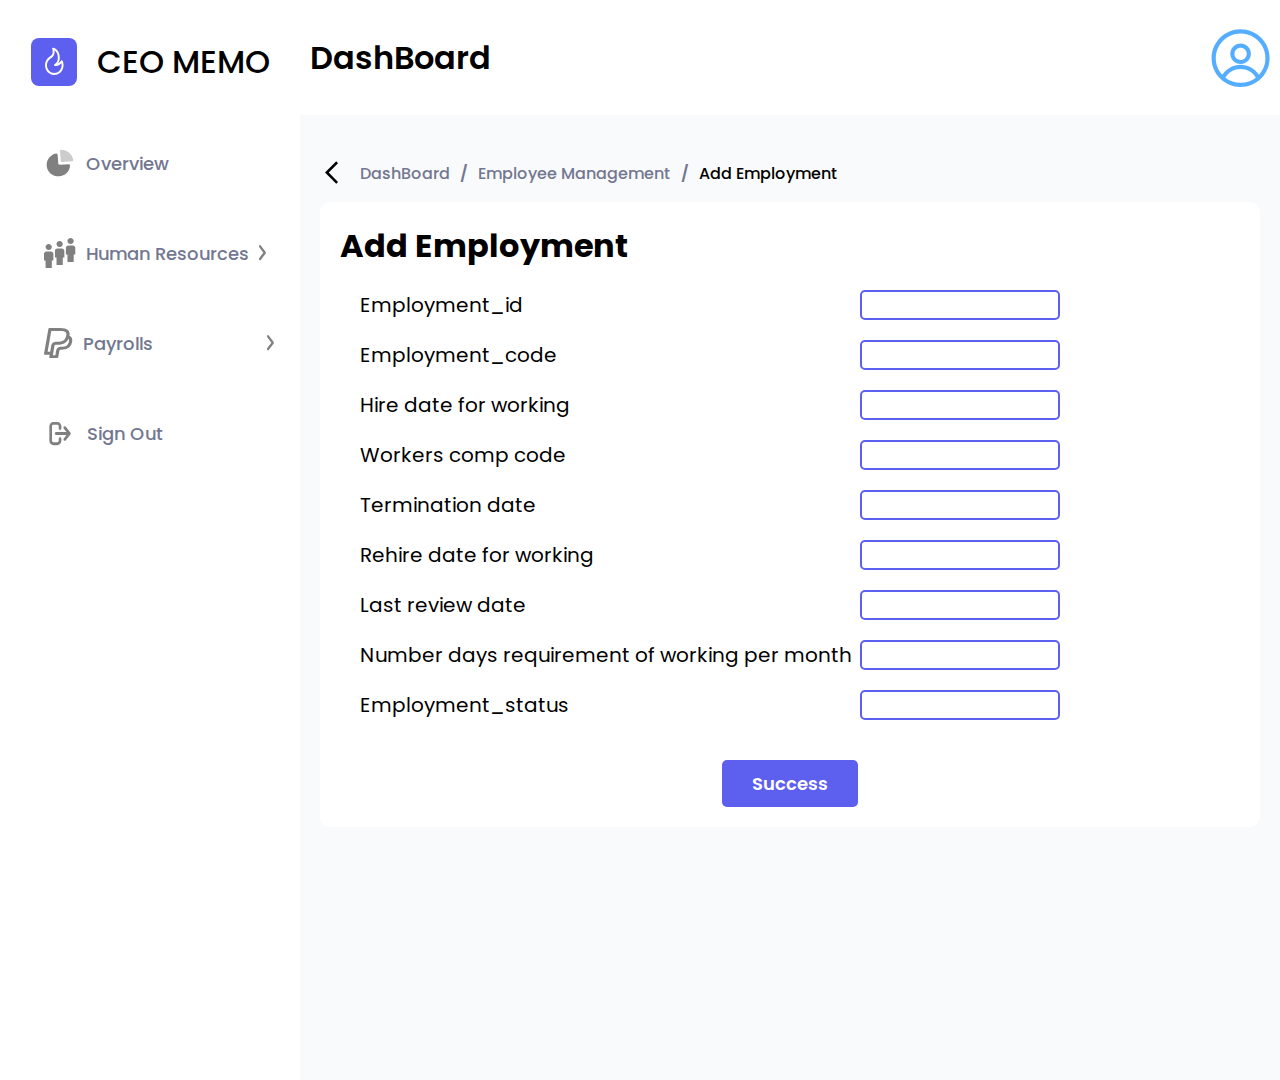
<file: Add/Add_Employment_HR.html>
<!DOCTYPE html>
<html lang="en">

<head>
    <meta charset="UTF-8">
    <meta name="viewport" content="width=device-width, initial-scale=1.0">
    <title>Document</title>
    <link rel="stylesheet" href="../style.css">
    <link rel="stylesheet" href="./Add_Employment_HR.css">
    <link rel="stylesheet" href="../alert.css">

    <link rel="preconnect" href="https://fonts.googleapis.com">
    <link rel="preconnect" href="https://fonts.gstatic.com" crossorigin>
    <link
        href="https://fonts.googleapis.com/css2?family=Poppins:ital,wght@0,100;0,200;0,300;0,400;0,500;0,600;0,700;0,800;0,900;1,100;1,200;1,300;1,400;1,500;1,600;1,700;1,800;1,900&display=swap"
        rel="stylesheet">
    <link rel="stylesheet" href="https://cdnjs.cloudflare.com/ajax/libs/font-awesome/6.4.2/css/all.min.css">
</head>

<body style="background: #F9FAFB; position: relative;">
    <div class="topBar">
        <h1 class="topBar_title">DashBoard</h1>
        
        <div class="topBar_right">
            <img src="../assest/admin.svg" alt="admin">
        </div>
    </div>

    <div class="side_bar">
        <div class="side_bar-top">
            <img class="side_bar-top-img" src="../assest/Fire.svg" alt="">
            <h1 class="side_bar-top-title"><a href="../index.html" style="color: black; text-decoration: none;">CEO MEMO</a></h1>
        </div>
        <div class="side_bar-menu">
            <div class="side_bar-content">
                <svg width="32" height="32" viewBox="0 0 32 32" fill="none" xmlns="http://www.w3.org/2000/svg">
                    <mask id="mask0_36_290" style="mask-type:luminance" maskUnits="userSpaceOnUse" x="0" y="0"
                        width="32" height="32">
                        <rect width="32" height="32" fill="white" />
                    </mask>
                    <g mask="url(#mask0_36_290)">
                        <path
                            d="M13.6704 7.84582L14.0416 13.3658L14.2258 16.1402C14.2278 16.4255 14.2725 16.709 14.3588 16.9814C14.5813 17.5102 15.1168 17.8462 15.6993 17.8227L24.5756 17.242C24.96 17.2358 25.3312 17.3795 25.6074 17.6418C25.8377 17.8603 25.9864 18.1462 26.0333 18.4536L26.049 18.6403C25.6817 23.7266 21.9461 27.969 16.8704 29.064C11.7946 30.1591 6.58965 27.8458 4.08145 23.3799C3.35836 22.0824 2.90671 20.6564 2.75301 19.1854C2.68881 18.7499 2.66055 18.31 2.66848 17.87C2.66055 12.417 6.5438 7.70265 11.9796 6.56613C12.6339 6.46425 13.2752 6.8106 13.5376 7.40741C13.6054 7.54562 13.6502 7.69365 13.6704 7.84582Z"
                            fill="currentColor" />
                        <path opacity="0.4"
                            d="M29.3335 13.083L29.3242 13.1265L29.2973 13.1897L29.301 13.3632C29.2871 13.5929 29.1983 13.814 29.0455 13.9926C28.8862 14.1786 28.6686 14.3053 28.429 14.3545L28.2829 14.3745L18.0418 15.0381C17.7011 15.0717 17.3619 14.9618 17.1087 14.736C16.8975 14.5476 16.7626 14.2934 16.7245 14.0196L16.0371 3.79337C16.0251 3.7588 16.0251 3.72132 16.0371 3.68673C16.0465 3.40485 16.1706 3.13841 16.3817 2.94693C16.5926 2.75545 16.8731 2.65489 17.1602 2.66772C23.2401 2.8224 28.3499 7.19435 29.3335 13.083Z"
                            fill="currentColor" />
                    </g>
                </svg>
                <a class="side_bar-link" href="../index.html">Overview</a>
            </div>

            <div class="side_bar-content dropdown-btn1">
                <svg width="32" height="31" viewBox="0 0 32 31" fill="none" xmlns="http://www.w3.org/2000/svg">
                    <path
                        d="M4.69283 6.01836C2.97213 6.01836 1.56428 7.37249 1.56428 9.02754C1.56428 10.6826 2.97213 12.0367 4.69283 12.0367C6.41353 12.0367 7.82138 10.6976 7.82138 9.02754C7.82138 7.35744 6.42918 6.01836 4.69283 6.01836ZM15.6428 3.00918C15.024 3.00918 14.4191 3.18567 13.9046 3.51632C13.3901 3.84697 12.9892 4.31694 12.7524 4.8668C12.5156 5.41665 12.4536 6.0217 12.5743 6.60542C12.695 7.18914 12.993 7.72533 13.4305 8.14617C13.8681 8.56701 14.4255 8.85361 15.0324 8.96972C15.6393 9.08583 16.2683 9.02624 16.84 8.79848C17.4117 8.57072 17.9003 8.18503 18.2441 7.69017C18.5878 7.19531 18.7713 6.61352 18.7713 6.01836C18.7713 4.34826 17.3791 3.00918 15.6428 3.00918ZM26.5927 0C24.872 0 23.4641 1.35413 23.4641 3.00918C23.4641 4.66423 24.872 6.01836 26.5927 6.01836C28.3134 6.01836 29.7213 4.67927 29.7213 3.00918C29.7213 1.33908 28.329 0 26.5927 0ZM2.34641 13.5413C1.04807 13.5413 0 14.5494 0 15.7982V22.5688H1.56428V30.0918H7.82138V22.5688H9.38566V15.7982C9.38566 14.5494 8.33759 13.5413 7.03924 13.5413H2.34641ZM13.2963 10.5321C11.998 10.5321 10.9499 11.5402 10.9499 12.789V19.5597H12.5142V27.0826H18.7713V19.5597H20.3356V12.789C20.3356 11.5402 19.2875 10.5321 17.9892 10.5321H13.2963ZM24.2463 7.52295C22.9479 7.52295 21.8999 8.53102 21.8999 9.77983V16.5505H23.4641V24.0734H29.7213V16.5505H31.2855V9.77983C31.2855 8.53102 30.2375 7.52295 28.9391 7.52295H24.2463Z"
                        fill="currentColor" />
                </svg>
                <a href="#">Human Resources</a>
                <svg width="7" height="16" viewBox="0 0 7 16" fill="none" xmlns="http://www.w3.org/2000/svg">
                    <path
                        d="M0.28666 14.9549C0.095553 14.7028 0 14.3819 0 13.9923C0 13.6027 0.095553 13.2818 0.28666 13.0297L4.35202 7.66653L0.28666 2.3034C0.095553 2.05128 0 1.73041 0 1.34078C0 0.951154 0.095553 0.630282 0.28666 0.378169C0.477767 0.126056 0.720993 0 1.01634 0C1.31169 0 1.55491 0.126056 1.74602 0.378169L6.54106 6.70392C6.6453 6.84143 6.71932 6.99041 6.7631 7.15085C6.80688 7.31128 6.82842 7.48318 6.82772 7.66653C6.82772 7.84989 6.80583 8.02178 6.76205 8.18222C6.71827 8.34265 6.64461 8.49163 6.54106 8.62915L1.74602 14.9549C1.55491 15.207 1.31169 15.3331 1.01634 15.3331C0.720993 15.3331 0.477767 15.207 0.28666 14.9549Z"
                        fill="currentColor" />
                </svg>
            </div>

            <ul class="submenu1">
                <li><a href="../employment.html">Employment</a></li>
                <li><a href="../employmentWorkingTime.html">Employment Working Time</a></li>
                <li><a href="../personal.html">Personal</a></li>
                <li><a href="../benefitPlans.html">Benefit Plans</a></li>
                <li><a href="../jobHistory.html">Job History</a></li>
            </ul>

            <div class="side_bar-content dropdown-btn">
                <svg width="29" height="31" viewBox="0 0 29 31" fill="none" xmlns="http://www.w3.org/2000/svg">
                    <path
                        d="M8.86502 27.1797H11.3673L12.2353 22.2642C12.4039 21.3039 12.9466 20.4293 13.7658 19.7979C14.585 19.1664 15.627 18.8194 16.7043 18.8192H17.511C21.83 18.8192 24.0613 17.3879 24.8518 13.7187C25.1874 12.1666 25.0406 11.1998 24.5759 10.6581C22.6286 15.1049 18.4613 16.7152 13.3437 16.7152H11.9175C11.298 16.7152 10.6381 17.0195 10.5429 17.5597L8.86502 27.1797ZM0.888563 26.7517C0.760123 26.7516 0.63322 26.7264 0.51659 26.6779C0.399961 26.6293 0.296375 26.5585 0.212964 26.4704C0.129553 26.3822 0.0682974 26.2788 0.033414 26.1673C-0.00146945 26.0557 -0.00915231 25.9387 0.0108947 25.8242L4.32502 1.12988C4.38031 0.815044 4.55818 0.528319 4.82669 0.321222C5.0952 0.114124 5.43675 0.000228884 5.78996 0H16.1542C19.7246 0 22.5141 0.679967 24.0597 2.2685C25.4617 3.70997 25.8698 5.30287 25.4633 7.64416C26.0441 7.92227 26.541 8.26298 26.9411 8.67212C28.2625 10.0306 28.5206 11.9628 28.0205 14.2778C26.825 19.818 22.7351 21.7327 17.511 21.7327H16.7043C16.3951 21.7327 16.0961 21.8323 15.861 22.0136C15.6259 22.1948 15.4701 22.4458 15.4217 22.7214L14.2891 29.1032C14.2411 29.3786 14.0857 29.6296 13.8508 29.8108C13.616 29.9921 13.3171 30.0917 13.0081 30.0918H5.99969C5.88714 30.0918 5.77594 30.0697 5.67373 30.0272C5.57152 29.9847 5.48072 29.9227 5.40759 29.8455C5.33446 29.7683 5.28073 29.6777 5.25009 29.58C5.21946 29.4822 5.21264 29.3797 5.23012 29.2793L5.67218 26.7517H0.888563ZM11.9175 13.8017H13.3453C18.4903 13.8017 21.2411 12.037 22.1898 7.64416C22.222 7.4971 22.2495 7.34859 22.2769 7.19425C22.5447 5.65086 22.3576 4.93303 21.6332 4.19046C20.8829 3.41876 19.0469 2.91206 16.1542 2.91206H7.2807L3.62321 23.8396H6.14167L7.31942 17.1011L7.33233 17.1025C7.56921 16.1649 8.15188 15.3277 8.9849 14.728C9.81793 14.1283 10.8519 13.8017 11.9175 13.8017Z"
                        fill="currentColor" />
                </svg>
                <a href="#">Payrolls</a>
                <!-- <img src="./assest/muiten.svg" style="margin-left: 104px;" alt=""> -->
                <svg style="margin-left: 104px;" height="16" viewBox="0 0 7 16" fill="none"
                    xmlns="http://www.w3.org/2000/svg">
                    <path
                        d="M0.28666 14.9549C0.095553 14.7028 0 14.3819 0 13.9923C0 13.6027 0.095553 13.2818 0.28666 13.0297L4.35202 7.66653L0.28666 2.3034C0.095553 2.05128 0 1.73041 0 1.34078C0 0.951154 0.095553 0.630282 0.28666 0.378169C0.477767 0.126056 0.720993 0 1.01634 0C1.31169 0 1.55491 0.126056 1.74602 0.378169L6.54106 6.70392C6.6453 6.84143 6.71932 6.99041 6.7631 7.15085C6.80688 7.31128 6.82842 7.48318 6.82772 7.66653C6.82772 7.84989 6.80583 8.02178 6.76205 8.18222C6.71827 8.34265 6.64461 8.49163 6.54106 8.62915L1.74602 14.9549C1.55491 15.207 1.31169 15.3331 1.01634 15.3331C0.720993 15.3331 0.477767 15.207 0.28666 14.9549Z"
                        fill="currentColor" />
                </svg>
            </div>

            <ul class="submenu">
                <li><a href="../employee.html">Employee</a></li>
                <li><a href="../payrates.html">Pay Rates</a></li>
            </ul>

            <div class="side_bar-content">
                <svg width="33" height="35" viewBox="0 0 33 35" fill="none" xmlns="http://www.w3.org/2000/svg">
                    <path fill-rule="evenodd" clip-rule="evenodd"
                        d="M21.8362 24.3047L26.4118 18.4944C26.6303 18.2232 26.7421 17.8807 26.7422 17.5364C26.7424 17.3009 26.6902 17.0645 26.5842 16.8495C26.5371 16.7536 26.4796 16.6626 26.4118 16.5784L21.8362 10.7681C21.3556 10.1578 20.5114 10.0871 19.9507 10.6101C19.3899 11.1332 19.3249 12.0519 19.8055 12.6622L22.4979 16.081L12.1418 16.081C11.4032 16.081 10.8046 16.7326 10.8046 17.5363C10.8046 18.3401 11.4032 18.9916 12.1418 18.9916L22.498 18.9916L19.8055 22.4107C19.3249 23.0209 19.3899 23.9397 19.9507 24.4627C20.5114 24.9857 21.3556 24.915 21.8362 24.3047ZM13.3703 8.80452C14.1088 8.80452 14.7075 9.45608 14.7075 10.2598L14.7075 12.4428C14.7075 13.2465 15.3061 13.8981 16.0447 13.8981C16.7832 13.8981 17.3819 13.2465 17.3819 12.4428L17.3819 10.2598C17.3819 7.8486 15.5858 5.89392 13.3703 5.89392L9.35867 5.89392C7.14313 5.89392 5.34708 7.8486 5.34708 10.2598L5.34708 24.8128C5.34708 27.224 7.14313 29.1787 9.35867 29.1787L13.3703 29.1787C15.5858 29.1787 17.3819 27.224 17.3819 24.8128L17.3819 22.6298C17.3819 21.8261 16.7832 21.1746 16.0447 21.1746C15.3061 21.1746 14.7075 21.8261 14.7075 22.6298L14.7075 24.8128C14.7075 25.6165 14.1088 26.2681 13.3703 26.2681L9.35867 26.2681C8.62016 26.2681 8.02147 25.6165 8.02147 24.8128L8.02147 10.2598C8.02147 9.45608 8.62016 8.80452 9.35867 8.80452L13.3703 8.80452Z"
                        fill="currentColor" />
                </svg>

                <a href="#">Sign Out</a>
            </div>
        </div>
    </div>

    <div class="main">
        <div class="title_main">
            <a style="padding-top: 5px;" href="">
                <img src="../assest/previous.svg" alt="">
            </a>
            <div class="list_main">
                <a href="" class="previous_page">DashBoard</a>
                <p class="space">/</p>
                <a href="" class="previous_page">Employee Management</a>
                <p class="space">/</p>
                <a style="color: black;" href="" class="previous_page">Add Employment</a>
            </div>
        </div>

        <div class="add_members">
            <div class="add_member-list-1">
                <h1 class="list_content">Add Employment</h1>
            </div> 
            
            <ul class="add_member-title-1">
                
                    <div class="input_information">
                        <p class="information_content">Employment_id </p>
                        <input class="input" type="text">
                    </div>

                    <div class="input_information">
                        <p class="information_content">Employment_code </p>
                        <input class="input" type="text">
                    </div>

                    <div class="input_information">
                        <p class="information_content">Hire date for working </p>
                        <input class="input" type="text">
                    </div>

                    <div class="input_information">
                        <p class="information_content">Workers comp code </p>
                        <input class="input" type="text">
                    </div>

                    <div class="input_information">
                        <p class="information_content">Termination date </p>
                        <input class="input" type="text">
                    </div>

                    <div class="input_information">
                        <p class="information_content">Rehire date for working </p>
                        <input class="input" type="text">
                    </div>

                    <div class="input_information">
                        <p class="information_content">Last review date </p>
                        <input class="input" type="text">
                    </div>

                    <div class="input_information">
                        <p class="information_content">Number days requirement of working per month </p>
                        <input class="input" type="text">
                    </div>

                    <div class="input_information">
                        <p class="information_content">Employment_status </p>
                        <input class="input" type="text">
                    </div>
                
                
            </ul>

            <div class="notifications"></div>
            <div class="buttons">
                <button id="success">Success</button>
            </div>
        </div>

    </div>
   
</body>
<script src="../main.js"></script>

<script src="../alert.js"></script>

</html>
</file>
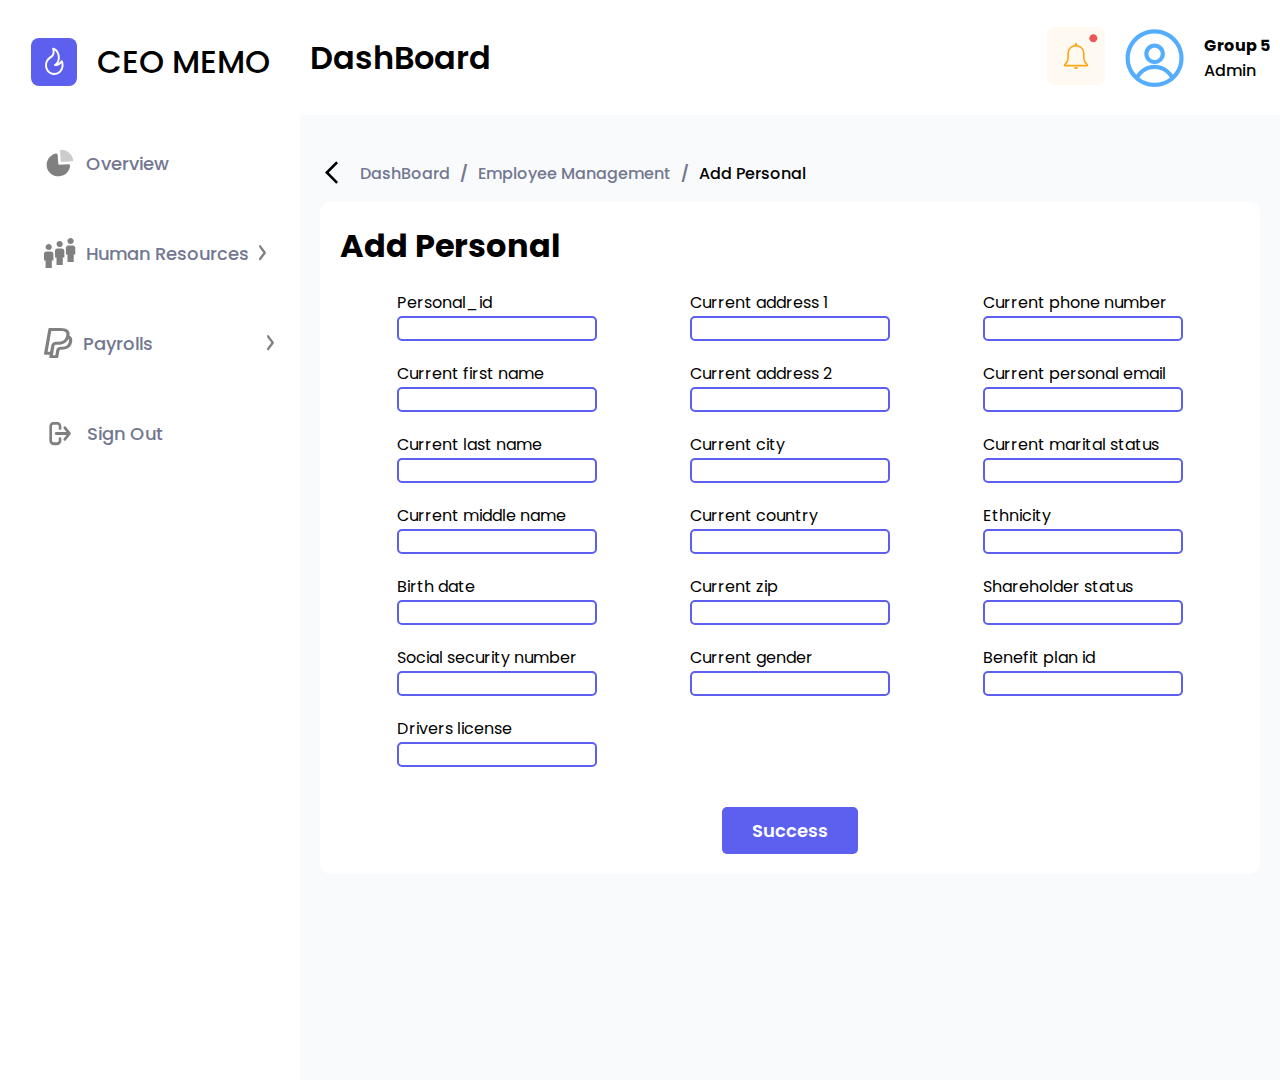
<file: Add/Add_Personal_HR.html>
<!DOCTYPE html>
<html lang="en">

<head>
    <meta charset="UTF-8">
    <meta name="viewport" content="width=device-width, initial-scale=1.0">
    <title>Document</title>
    <link rel="stylesheet" href="../style.css">
    <link rel="stylesheet" href="./Add_Personal_HR.css">
    <link rel="stylesheet" href="../alert.css">

    <link rel="preconnect" href="https://fonts.googleapis.com">
    <link rel="preconnect" href="https://fonts.gstatic.com" crossorigin>
    <link
        href="https://fonts.googleapis.com/css2?family=Poppins:ital,wght@0,100;0,200;0,300;0,400;0,500;0,600;0,700;0,800;0,900;1,100;1,200;1,300;1,400;1,500;1,600;1,700;1,800;1,900&display=swap"
        rel="stylesheet">
    <link rel="stylesheet" href="https://cdnjs.cloudflare.com/ajax/libs/font-awesome/6.4.2/css/all.min.css">
</head>

<body style="background: #F9FAFB; position: relative;">
    <div class="topBar">
        <h1 class="topBar_title">DashBoard</h1>
        
        <div class="topBar_right">
            <div class="dropdown">
                <div class="dropdown_select">
                    <img src="../assest/Notifications.svg" alt="chuong">
                </div>
                <ul class="dropdown_list">
                    <li class="dropdown_items">
                        <a href="" class="drowdown_text">30/4 giỗ tổ hung vương</a>
                    </li>

                    <li class="dropdown_items">
                        <a href="" class="drowdown_text">30/4 giỗ tổ hung vương</a>
                    </li>

                    <li class="dropdown_items">
                        <a href="" class="drowdown_text">30/4 giỗ tổ hung vương</a>
                    </li>
                    
                    <li class="dropdown_items">
                        <a href="" class="drowdown_text">30/4 giỗ tổ hung vương</a>
                    </li>
                </ul>
            </div>

            <img src="../assest/admin.svg" alt="admin">

            <div class="topBar_right-content">
                <h4 class="group_context" style="font-family: Poppins, sans-serif;">Group 5</h4>

                <a href="#" class="admin"
                    style="font-family: Poppins, sans-serif; text-decoration: none; color: black;">Admin</a>
            </div>
        </div>
    </div>

    <div class="side_bar">
        <div class="side_bar-top">
            <img class="side_bar-top-img" src="../assest/Fire.svg" alt="">
            <h1 class="side_bar-top-title"><a href="../index.html" style="color: black; text-decoration: none;">CEO MEMO</a></h1>
        </div>
        <div class="side_bar-menu">
            <div class="side_bar-content">
                <svg width="32" height="32" viewBox="0 0 32 32" fill="none" xmlns="http://www.w3.org/2000/svg">
                    <mask id="mask0_36_290" style="mask-type:luminance" maskUnits="userSpaceOnUse" x="0" y="0"
                        width="32" height="32">
                        <rect width="32" height="32" fill="white" />
                    </mask>
                    <g mask="url(#mask0_36_290)">
                        <path
                            d="M13.6704 7.84582L14.0416 13.3658L14.2258 16.1402C14.2278 16.4255 14.2725 16.709 14.3588 16.9814C14.5813 17.5102 15.1168 17.8462 15.6993 17.8227L24.5756 17.242C24.96 17.2358 25.3312 17.3795 25.6074 17.6418C25.8377 17.8603 25.9864 18.1462 26.0333 18.4536L26.049 18.6403C25.6817 23.7266 21.9461 27.969 16.8704 29.064C11.7946 30.1591 6.58965 27.8458 4.08145 23.3799C3.35836 22.0824 2.90671 20.6564 2.75301 19.1854C2.68881 18.7499 2.66055 18.31 2.66848 17.87C2.66055 12.417 6.5438 7.70265 11.9796 6.56613C12.6339 6.46425 13.2752 6.8106 13.5376 7.40741C13.6054 7.54562 13.6502 7.69365 13.6704 7.84582Z"
                            fill="currentColor" />
                        <path opacity="0.4"
                            d="M29.3335 13.083L29.3242 13.1265L29.2973 13.1897L29.301 13.3632C29.2871 13.5929 29.1983 13.814 29.0455 13.9926C28.8862 14.1786 28.6686 14.3053 28.429 14.3545L28.2829 14.3745L18.0418 15.0381C17.7011 15.0717 17.3619 14.9618 17.1087 14.736C16.8975 14.5476 16.7626 14.2934 16.7245 14.0196L16.0371 3.79337C16.0251 3.7588 16.0251 3.72132 16.0371 3.68673C16.0465 3.40485 16.1706 3.13841 16.3817 2.94693C16.5926 2.75545 16.8731 2.65489 17.1602 2.66772C23.2401 2.8224 28.3499 7.19435 29.3335 13.083Z"
                            fill="currentColor" />
                    </g>
                </svg>
                <a class="side_bar-link" href="../index.html">Overview</a>
            </div>

            <div class="side_bar-content dropdown-btn1">
                <svg width="32" height="31" viewBox="0 0 32 31" fill="none" xmlns="http://www.w3.org/2000/svg">
                    <path
                        d="M4.69283 6.01836C2.97213 6.01836 1.56428 7.37249 1.56428 9.02754C1.56428 10.6826 2.97213 12.0367 4.69283 12.0367C6.41353 12.0367 7.82138 10.6976 7.82138 9.02754C7.82138 7.35744 6.42918 6.01836 4.69283 6.01836ZM15.6428 3.00918C15.024 3.00918 14.4191 3.18567 13.9046 3.51632C13.3901 3.84697 12.9892 4.31694 12.7524 4.8668C12.5156 5.41665 12.4536 6.0217 12.5743 6.60542C12.695 7.18914 12.993 7.72533 13.4305 8.14617C13.8681 8.56701 14.4255 8.85361 15.0324 8.96972C15.6393 9.08583 16.2683 9.02624 16.84 8.79848C17.4117 8.57072 17.9003 8.18503 18.2441 7.69017C18.5878 7.19531 18.7713 6.61352 18.7713 6.01836C18.7713 4.34826 17.3791 3.00918 15.6428 3.00918ZM26.5927 0C24.872 0 23.4641 1.35413 23.4641 3.00918C23.4641 4.66423 24.872 6.01836 26.5927 6.01836C28.3134 6.01836 29.7213 4.67927 29.7213 3.00918C29.7213 1.33908 28.329 0 26.5927 0ZM2.34641 13.5413C1.04807 13.5413 0 14.5494 0 15.7982V22.5688H1.56428V30.0918H7.82138V22.5688H9.38566V15.7982C9.38566 14.5494 8.33759 13.5413 7.03924 13.5413H2.34641ZM13.2963 10.5321C11.998 10.5321 10.9499 11.5402 10.9499 12.789V19.5597H12.5142V27.0826H18.7713V19.5597H20.3356V12.789C20.3356 11.5402 19.2875 10.5321 17.9892 10.5321H13.2963ZM24.2463 7.52295C22.9479 7.52295 21.8999 8.53102 21.8999 9.77983V16.5505H23.4641V24.0734H29.7213V16.5505H31.2855V9.77983C31.2855 8.53102 30.2375 7.52295 28.9391 7.52295H24.2463Z"
                        fill="currentColor" />
                </svg>
                <a href="#">Human Resources</a>
                <svg width="7" height="16" viewBox="0 0 7 16" fill="none" xmlns="http://www.w3.org/2000/svg">
                    <path
                        d="M0.28666 14.9549C0.095553 14.7028 0 14.3819 0 13.9923C0 13.6027 0.095553 13.2818 0.28666 13.0297L4.35202 7.66653L0.28666 2.3034C0.095553 2.05128 0 1.73041 0 1.34078C0 0.951154 0.095553 0.630282 0.28666 0.378169C0.477767 0.126056 0.720993 0 1.01634 0C1.31169 0 1.55491 0.126056 1.74602 0.378169L6.54106 6.70392C6.6453 6.84143 6.71932 6.99041 6.7631 7.15085C6.80688 7.31128 6.82842 7.48318 6.82772 7.66653C6.82772 7.84989 6.80583 8.02178 6.76205 8.18222C6.71827 8.34265 6.64461 8.49163 6.54106 8.62915L1.74602 14.9549C1.55491 15.207 1.31169 15.3331 1.01634 15.3331C0.720993 15.3331 0.477767 15.207 0.28666 14.9549Z"
                        fill="currentColor" />
                </svg>
            </div>

            <ul class="submenu1">
                <li><a href="../employment.html">Employment</a></li>
                <li><a href="../employmentWorkingTime.html">Employment Working Time</a></li>
                <li><a href="../personal.html">Personal</a></li>
                <li><a href="../benefitPlans.html">Benefit Plans</a></li>
                <li><a href="../jobHistory.html">Job History</a></li>
            </ul>

            <div class="side_bar-content dropdown-btn">
                <svg width="29" height="31" viewBox="0 0 29 31" fill="none" xmlns="http://www.w3.org/2000/svg">
                    <path
                        d="M8.86502 27.1797H11.3673L12.2353 22.2642C12.4039 21.3039 12.9466 20.4293 13.7658 19.7979C14.585 19.1664 15.627 18.8194 16.7043 18.8192H17.511C21.83 18.8192 24.0613 17.3879 24.8518 13.7187C25.1874 12.1666 25.0406 11.1998 24.5759 10.6581C22.6286 15.1049 18.4613 16.7152 13.3437 16.7152H11.9175C11.298 16.7152 10.6381 17.0195 10.5429 17.5597L8.86502 27.1797ZM0.888563 26.7517C0.760123 26.7516 0.63322 26.7264 0.51659 26.6779C0.399961 26.6293 0.296375 26.5585 0.212964 26.4704C0.129553 26.3822 0.0682974 26.2788 0.033414 26.1673C-0.00146945 26.0557 -0.00915231 25.9387 0.0108947 25.8242L4.32502 1.12988C4.38031 0.815044 4.55818 0.528319 4.82669 0.321222C5.0952 0.114124 5.43675 0.000228884 5.78996 0H16.1542C19.7246 0 22.5141 0.679967 24.0597 2.2685C25.4617 3.70997 25.8698 5.30287 25.4633 7.64416C26.0441 7.92227 26.541 8.26298 26.9411 8.67212C28.2625 10.0306 28.5206 11.9628 28.0205 14.2778C26.825 19.818 22.7351 21.7327 17.511 21.7327H16.7043C16.3951 21.7327 16.0961 21.8323 15.861 22.0136C15.6259 22.1948 15.4701 22.4458 15.4217 22.7214L14.2891 29.1032C14.2411 29.3786 14.0857 29.6296 13.8508 29.8108C13.616 29.9921 13.3171 30.0917 13.0081 30.0918H5.99969C5.88714 30.0918 5.77594 30.0697 5.67373 30.0272C5.57152 29.9847 5.48072 29.9227 5.40759 29.8455C5.33446 29.7683 5.28073 29.6777 5.25009 29.58C5.21946 29.4822 5.21264 29.3797 5.23012 29.2793L5.67218 26.7517H0.888563ZM11.9175 13.8017H13.3453C18.4903 13.8017 21.2411 12.037 22.1898 7.64416C22.222 7.4971 22.2495 7.34859 22.2769 7.19425C22.5447 5.65086 22.3576 4.93303 21.6332 4.19046C20.8829 3.41876 19.0469 2.91206 16.1542 2.91206H7.2807L3.62321 23.8396H6.14167L7.31942 17.1011L7.33233 17.1025C7.56921 16.1649 8.15188 15.3277 8.9849 14.728C9.81793 14.1283 10.8519 13.8017 11.9175 13.8017Z"
                        fill="currentColor" />
                </svg>
                <a href="#">Payrolls</a>
                <!-- <img src="./assest/muiten.svg" style="margin-left: 104px;" alt=""> -->
                <svg style="margin-left: 104px;" height="16" viewBox="0 0 7 16" fill="none"
                    xmlns="http://www.w3.org/2000/svg">
                    <path
                        d="M0.28666 14.9549C0.095553 14.7028 0 14.3819 0 13.9923C0 13.6027 0.095553 13.2818 0.28666 13.0297L4.35202 7.66653L0.28666 2.3034C0.095553 2.05128 0 1.73041 0 1.34078C0 0.951154 0.095553 0.630282 0.28666 0.378169C0.477767 0.126056 0.720993 0 1.01634 0C1.31169 0 1.55491 0.126056 1.74602 0.378169L6.54106 6.70392C6.6453 6.84143 6.71932 6.99041 6.7631 7.15085C6.80688 7.31128 6.82842 7.48318 6.82772 7.66653C6.82772 7.84989 6.80583 8.02178 6.76205 8.18222C6.71827 8.34265 6.64461 8.49163 6.54106 8.62915L1.74602 14.9549C1.55491 15.207 1.31169 15.3331 1.01634 15.3331C0.720993 15.3331 0.477767 15.207 0.28666 14.9549Z"
                        fill="currentColor" />
                </svg>
            </div>

            <ul class="submenu">
                <li><a href="../employee.html">Employee</a></li>
                <li><a href="../payrates.html">Pay Rates</a></li>
            </ul>

            <div class="side_bar-content">
                <svg width="33" height="35" viewBox="0 0 33 35" fill="none" xmlns="http://www.w3.org/2000/svg">
                    <path fill-rule="evenodd" clip-rule="evenodd"
                        d="M21.8362 24.3047L26.4118 18.4944C26.6303 18.2232 26.7421 17.8807 26.7422 17.5364C26.7424 17.3009 26.6902 17.0645 26.5842 16.8495C26.5371 16.7536 26.4796 16.6626 26.4118 16.5784L21.8362 10.7681C21.3556 10.1578 20.5114 10.0871 19.9507 10.6101C19.3899 11.1332 19.3249 12.0519 19.8055 12.6622L22.4979 16.081L12.1418 16.081C11.4032 16.081 10.8046 16.7326 10.8046 17.5363C10.8046 18.3401 11.4032 18.9916 12.1418 18.9916L22.498 18.9916L19.8055 22.4107C19.3249 23.0209 19.3899 23.9397 19.9507 24.4627C20.5114 24.9857 21.3556 24.915 21.8362 24.3047ZM13.3703 8.80452C14.1088 8.80452 14.7075 9.45608 14.7075 10.2598L14.7075 12.4428C14.7075 13.2465 15.3061 13.8981 16.0447 13.8981C16.7832 13.8981 17.3819 13.2465 17.3819 12.4428L17.3819 10.2598C17.3819 7.8486 15.5858 5.89392 13.3703 5.89392L9.35867 5.89392C7.14313 5.89392 5.34708 7.8486 5.34708 10.2598L5.34708 24.8128C5.34708 27.224 7.14313 29.1787 9.35867 29.1787L13.3703 29.1787C15.5858 29.1787 17.3819 27.224 17.3819 24.8128L17.3819 22.6298C17.3819 21.8261 16.7832 21.1746 16.0447 21.1746C15.3061 21.1746 14.7075 21.8261 14.7075 22.6298L14.7075 24.8128C14.7075 25.6165 14.1088 26.2681 13.3703 26.2681L9.35867 26.2681C8.62016 26.2681 8.02147 25.6165 8.02147 24.8128L8.02147 10.2598C8.02147 9.45608 8.62016 8.80452 9.35867 8.80452L13.3703 8.80452Z"
                        fill="currentColor" />
                </svg>

                <a href="#">Sign Out</a>
            </div>
        </div>
    </div>

    <div class="main">
        <div class="title_main">
            <a style="padding-top: 5px;" href="">
                <img src="../assest/previous.svg" alt="">
            </a>
            <div class="list_main">
                <a href="" class="previous_page">DashBoard</a>
                <p class="space">/</p>
                <a href="" class="previous_page">Employee Management</a>
                <p class="space">/</p>
                <a style="color: black;" href="" class="previous_page">Add Personal</a>
            </div>
        </div>

        <div class="add_members">
            <div class="add_member-list-1">
                <h1 class="list_content">Add Personal</h1>
            </div>
            
            <ul class="add_member-title-1">
                <div class="input_information-left">
                    <div class="input_information">
                        <p class="information_content">Personal_id </p>
                        <input class="input" type="text">
                    </div>
    
                    <div class="input_information">
                        <p class="information_content">Current first name </p>
                        <input class="input" type="text">
                    </div>
    
                    <div class="input_information">
                        <p class="information_content">Current last name </p>
                        <input class="input" type="text">
                    </div>
    
                    <div class="input_information">
                        <p class="information_content">Current middle name </p>
                        <input class="input" type="text">
                    </div>
    
                    <div class="input_information">
                        <p class="information_content">Birth date </p>
                        <input class="input" type="text">
                    </div>
    
                    <div class="input_information">
                        <p class="information_content">Social security number </p>
                        <input class="input" type="text">
                    </div>
    
                    <div class="input_information">
                        <p class="information_content">Drivers license </p>
                        <input class="input" type="text">
                    </div>
    
                </div>
                
                <div class="input_information-mid">
                    <div class="input_information">
                        <p class="information_content">Current address 1 </p>
                        <input class="input" type="text">
                    </div>
    
                    <div class="input_information">
                        <p class="information_content">Current address 2 </p>
                        <input class="input" type="text">
                    </div>
    
                    <div class="input_information">
                        <p class="information_content">Current city </p>
                        <input class="input" type="text">
                    </div>

                    <div class="input_information">
                        <p class="information_content">Current country </p>
                        <input class="input" type="text">
                    </div>
    
                    <div class="input_information">
                        <p class="information_content">Current zip </p>
                        <input class="input" type="text">
                    </div>
    
                    <div class="input_information">
                        <p class="information_content">Current gender </p>
                        <input class="input" type="text">
                    </div>
    
                </div>
                
                <div class="input_information-right">
                    <div class="input_information">
                        <p class="information_content">Current phone number </p>
                        <input class="input" type="text">
                    </div>
    
                    <div class="input_information">
                        <p class="information_content">Current personal email </p>
                        <input class="input" type="text">
                    </div>
    
                    <div class="input_information">
                        <p class="information_content">Current marital status </p>
                        <input class="input" type="text">
                    </div>
    
                    <div class="input_information">
                        <p class="information_content">Ethnicity </p>
                        <input class="input" type="text">
                    </div>
    
                    <div class="input_information">
                        <p class="information_content">Shareholder status </p>
                        <input class="input" type="text">
                    </div>
    
                    <div class="input_information">
                        <p class="information_content">Benefit plan id </p>
                        <input class="input" type="text">
                    </div>
                </div>
            </ul>

            <div class="notifications"></div>
            <div class="buttons">
                <button id="success">Success</button>
            </div>
        </div>

    </div>
   
</body>
<script src="../main.js"></script>

<script src="../alert.js"></script>

</html>
</file>
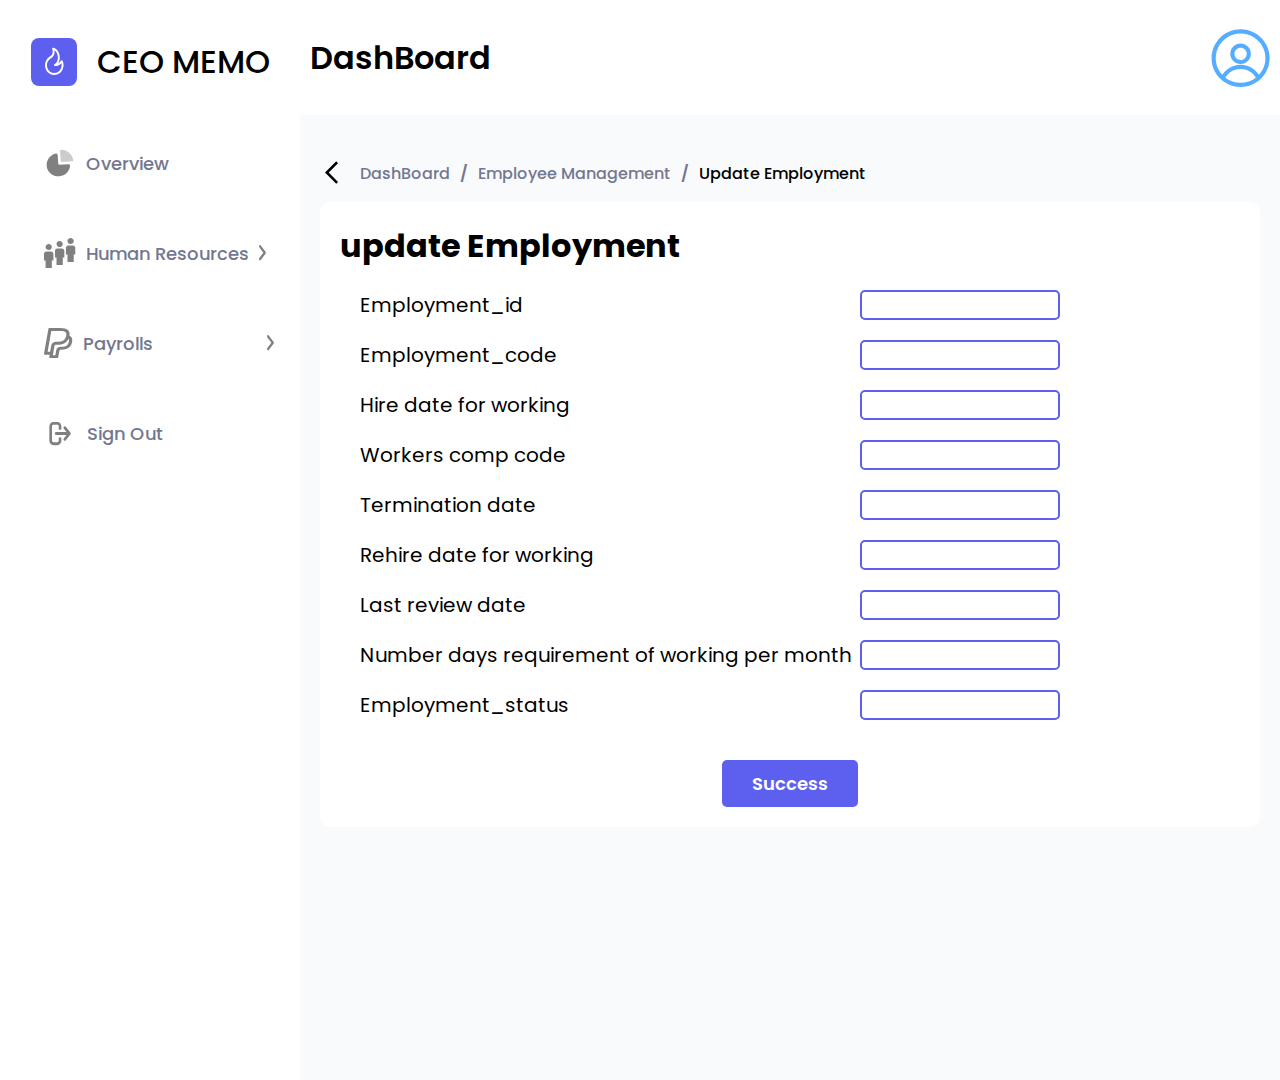
<file: Update/Update_Employment_HR.html>
<!DOCTYPE html>
<html lang="en">

<head>
    <meta charset="UTF-8">
    <meta name="viewport" content="width=device-width, initial-scale=1.0">
    <title>Document</title>
    <link rel="stylesheet" href="../style.css">
    <link rel="stylesheet" href="./Update_Employment_HR.css">
    <link rel="stylesheet" href="../alert.css">

    <link rel="preconnect" href="https://fonts.googleapis.com">
    <link rel="preconnect" href="https://fonts.gstatic.com" crossorigin>
    <link
        href="https://fonts.googleapis.com/css2?family=Poppins:ital,wght@0,100;0,200;0,300;0,400;0,500;0,600;0,700;0,800;0,900;1,100;1,200;1,300;1,400;1,500;1,600;1,700;1,800;1,900&display=swap"
        rel="stylesheet">
    <link rel="stylesheet" href="https://cdnjs.cloudflare.com/ajax/libs/font-awesome/6.4.2/css/all.min.css">
</head>

<body style="background: #F9FAFB; position: relative;">
    <div class="topBar">
        <h1 class="topBar_title">DashBoard</h1>
        
        <div class="topBar_right">
            <img src="../assest/admin.svg" alt="admin">
        </div>
    </div>

    <div class="side_bar">
        <div class="side_bar-top">
            <img class="side_bar-top-img" src="../assest/Fire.svg" alt="">
            <h1 class="side_bar-top-title"><a href="../index.html" style="color: black; text-decoration: none;">CEO MEMO</a></h1>
        </div>
        <div class="side_bar-menu">
            <div class="side_bar-content">
                <svg width="32" height="32" viewBox="0 0 32 32" fill="none" xmlns="http://www.w3.org/2000/svg">
                    <mask id="mask0_36_290" style="mask-type:luminance" maskUnits="userSpaceOnUse" x="0" y="0"
                        width="32" height="32">
                        <rect width="32" height="32" fill="white" />
                    </mask>
                    <g mask="url(#mask0_36_290)">
                        <path
                            d="M13.6704 7.84582L14.0416 13.3658L14.2258 16.1402C14.2278 16.4255 14.2725 16.709 14.3588 16.9814C14.5813 17.5102 15.1168 17.8462 15.6993 17.8227L24.5756 17.242C24.96 17.2358 25.3312 17.3795 25.6074 17.6418C25.8377 17.8603 25.9864 18.1462 26.0333 18.4536L26.049 18.6403C25.6817 23.7266 21.9461 27.969 16.8704 29.064C11.7946 30.1591 6.58965 27.8458 4.08145 23.3799C3.35836 22.0824 2.90671 20.6564 2.75301 19.1854C2.68881 18.7499 2.66055 18.31 2.66848 17.87C2.66055 12.417 6.5438 7.70265 11.9796 6.56613C12.6339 6.46425 13.2752 6.8106 13.5376 7.40741C13.6054 7.54562 13.6502 7.69365 13.6704 7.84582Z"
                            fill="currentColor" />
                        <path opacity="0.4"
                            d="M29.3335 13.083L29.3242 13.1265L29.2973 13.1897L29.301 13.3632C29.2871 13.5929 29.1983 13.814 29.0455 13.9926C28.8862 14.1786 28.6686 14.3053 28.429 14.3545L28.2829 14.3745L18.0418 15.0381C17.7011 15.0717 17.3619 14.9618 17.1087 14.736C16.8975 14.5476 16.7626 14.2934 16.7245 14.0196L16.0371 3.79337C16.0251 3.7588 16.0251 3.72132 16.0371 3.68673C16.0465 3.40485 16.1706 3.13841 16.3817 2.94693C16.5926 2.75545 16.8731 2.65489 17.1602 2.66772C23.2401 2.8224 28.3499 7.19435 29.3335 13.083Z"
                            fill="currentColor" />
                    </g>
                </svg>
                <a class="side_bar-link" href="../index.html">Overview</a>
            </div>

            <div class="side_bar-content dropdown-btn1">
                <svg width="32" height="31" viewBox="0 0 32 31" fill="none" xmlns="http://www.w3.org/2000/svg">
                    <path
                        d="M4.69283 6.01836C2.97213 6.01836 1.56428 7.37249 1.56428 9.02754C1.56428 10.6826 2.97213 12.0367 4.69283 12.0367C6.41353 12.0367 7.82138 10.6976 7.82138 9.02754C7.82138 7.35744 6.42918 6.01836 4.69283 6.01836ZM15.6428 3.00918C15.024 3.00918 14.4191 3.18567 13.9046 3.51632C13.3901 3.84697 12.9892 4.31694 12.7524 4.8668C12.5156 5.41665 12.4536 6.0217 12.5743 6.60542C12.695 7.18914 12.993 7.72533 13.4305 8.14617C13.8681 8.56701 14.4255 8.85361 15.0324 8.96972C15.6393 9.08583 16.2683 9.02624 16.84 8.79848C17.4117 8.57072 17.9003 8.18503 18.2441 7.69017C18.5878 7.19531 18.7713 6.61352 18.7713 6.01836C18.7713 4.34826 17.3791 3.00918 15.6428 3.00918ZM26.5927 0C24.872 0 23.4641 1.35413 23.4641 3.00918C23.4641 4.66423 24.872 6.01836 26.5927 6.01836C28.3134 6.01836 29.7213 4.67927 29.7213 3.00918C29.7213 1.33908 28.329 0 26.5927 0ZM2.34641 13.5413C1.04807 13.5413 0 14.5494 0 15.7982V22.5688H1.56428V30.0918H7.82138V22.5688H9.38566V15.7982C9.38566 14.5494 8.33759 13.5413 7.03924 13.5413H2.34641ZM13.2963 10.5321C11.998 10.5321 10.9499 11.5402 10.9499 12.789V19.5597H12.5142V27.0826H18.7713V19.5597H20.3356V12.789C20.3356 11.5402 19.2875 10.5321 17.9892 10.5321H13.2963ZM24.2463 7.52295C22.9479 7.52295 21.8999 8.53102 21.8999 9.77983V16.5505H23.4641V24.0734H29.7213V16.5505H31.2855V9.77983C31.2855 8.53102 30.2375 7.52295 28.9391 7.52295H24.2463Z"
                        fill="currentColor" />
                </svg>
                <a href="#">Human Resources</a>
                <svg width="7" height="16" viewBox="0 0 7 16" fill="none" xmlns="http://www.w3.org/2000/svg">
                    <path
                        d="M0.28666 14.9549C0.095553 14.7028 0 14.3819 0 13.9923C0 13.6027 0.095553 13.2818 0.28666 13.0297L4.35202 7.66653L0.28666 2.3034C0.095553 2.05128 0 1.73041 0 1.34078C0 0.951154 0.095553 0.630282 0.28666 0.378169C0.477767 0.126056 0.720993 0 1.01634 0C1.31169 0 1.55491 0.126056 1.74602 0.378169L6.54106 6.70392C6.6453 6.84143 6.71932 6.99041 6.7631 7.15085C6.80688 7.31128 6.82842 7.48318 6.82772 7.66653C6.82772 7.84989 6.80583 8.02178 6.76205 8.18222C6.71827 8.34265 6.64461 8.49163 6.54106 8.62915L1.74602 14.9549C1.55491 15.207 1.31169 15.3331 1.01634 15.3331C0.720993 15.3331 0.477767 15.207 0.28666 14.9549Z"
                        fill="currentColor" />
                </svg>
            </div>

            <ul class="submenu1">
                <li><a href="../employment.html">Employment</a></li>
                <li><a href="../employmentWorkingTime.html">Employment Working Time</a></li>
                <li><a href="../personal.html">Personal</a></li>
                <li><a href="../benefitPlans.html">Benefit Plans</a></li>
                <li><a href="../jobHistory.html">Job History</a></li>
            </ul>

            <div class="side_bar-content dropdown-btn">
                <svg width="29" height="31" viewBox="0 0 29 31" fill="none" xmlns="http://www.w3.org/2000/svg">
                    <path
                        d="M8.86502 27.1797H11.3673L12.2353 22.2642C12.4039 21.3039 12.9466 20.4293 13.7658 19.7979C14.585 19.1664 15.627 18.8194 16.7043 18.8192H17.511C21.83 18.8192 24.0613 17.3879 24.8518 13.7187C25.1874 12.1666 25.0406 11.1998 24.5759 10.6581C22.6286 15.1049 18.4613 16.7152 13.3437 16.7152H11.9175C11.298 16.7152 10.6381 17.0195 10.5429 17.5597L8.86502 27.1797ZM0.888563 26.7517C0.760123 26.7516 0.63322 26.7264 0.51659 26.6779C0.399961 26.6293 0.296375 26.5585 0.212964 26.4704C0.129553 26.3822 0.0682974 26.2788 0.033414 26.1673C-0.00146945 26.0557 -0.00915231 25.9387 0.0108947 25.8242L4.32502 1.12988C4.38031 0.815044 4.55818 0.528319 4.82669 0.321222C5.0952 0.114124 5.43675 0.000228884 5.78996 0H16.1542C19.7246 0 22.5141 0.679967 24.0597 2.2685C25.4617 3.70997 25.8698 5.30287 25.4633 7.64416C26.0441 7.92227 26.541 8.26298 26.9411 8.67212C28.2625 10.0306 28.5206 11.9628 28.0205 14.2778C26.825 19.818 22.7351 21.7327 17.511 21.7327H16.7043C16.3951 21.7327 16.0961 21.8323 15.861 22.0136C15.6259 22.1948 15.4701 22.4458 15.4217 22.7214L14.2891 29.1032C14.2411 29.3786 14.0857 29.6296 13.8508 29.8108C13.616 29.9921 13.3171 30.0917 13.0081 30.0918H5.99969C5.88714 30.0918 5.77594 30.0697 5.67373 30.0272C5.57152 29.9847 5.48072 29.9227 5.40759 29.8455C5.33446 29.7683 5.28073 29.6777 5.25009 29.58C5.21946 29.4822 5.21264 29.3797 5.23012 29.2793L5.67218 26.7517H0.888563ZM11.9175 13.8017H13.3453C18.4903 13.8017 21.2411 12.037 22.1898 7.64416C22.222 7.4971 22.2495 7.34859 22.2769 7.19425C22.5447 5.65086 22.3576 4.93303 21.6332 4.19046C20.8829 3.41876 19.0469 2.91206 16.1542 2.91206H7.2807L3.62321 23.8396H6.14167L7.31942 17.1011L7.33233 17.1025C7.56921 16.1649 8.15188 15.3277 8.9849 14.728C9.81793 14.1283 10.8519 13.8017 11.9175 13.8017Z"
                        fill="currentColor" />
                </svg>
                <a href="#">Payrolls</a>
                <!-- <img src="./assest/muiten.svg" style="margin-left: 104px;" alt=""> -->
                <svg style="margin-left: 104px;" height="16" viewBox="0 0 7 16" fill="none"
                    xmlns="http://www.w3.org/2000/svg">
                    <path
                        d="M0.28666 14.9549C0.095553 14.7028 0 14.3819 0 13.9923C0 13.6027 0.095553 13.2818 0.28666 13.0297L4.35202 7.66653L0.28666 2.3034C0.095553 2.05128 0 1.73041 0 1.34078C0 0.951154 0.095553 0.630282 0.28666 0.378169C0.477767 0.126056 0.720993 0 1.01634 0C1.31169 0 1.55491 0.126056 1.74602 0.378169L6.54106 6.70392C6.6453 6.84143 6.71932 6.99041 6.7631 7.15085C6.80688 7.31128 6.82842 7.48318 6.82772 7.66653C6.82772 7.84989 6.80583 8.02178 6.76205 8.18222C6.71827 8.34265 6.64461 8.49163 6.54106 8.62915L1.74602 14.9549C1.55491 15.207 1.31169 15.3331 1.01634 15.3331C0.720993 15.3331 0.477767 15.207 0.28666 14.9549Z"
                        fill="currentColor" />
                </svg>
            </div>

            <ul class="submenu">
                <li><a href="../employee.html">Employee</a></li>
                <li><a href="../payrates.html">Pay Rates</a></li>
            </ul>

            <div class="side_bar-content">
                <svg width="33" height="35" viewBox="0 0 33 35" fill="none" xmlns="http://www.w3.org/2000/svg">
                    <path fill-rule="evenodd" clip-rule="evenodd"
                        d="M21.8362 24.3047L26.4118 18.4944C26.6303 18.2232 26.7421 17.8807 26.7422 17.5364C26.7424 17.3009 26.6902 17.0645 26.5842 16.8495C26.5371 16.7536 26.4796 16.6626 26.4118 16.5784L21.8362 10.7681C21.3556 10.1578 20.5114 10.0871 19.9507 10.6101C19.3899 11.1332 19.3249 12.0519 19.8055 12.6622L22.4979 16.081L12.1418 16.081C11.4032 16.081 10.8046 16.7326 10.8046 17.5363C10.8046 18.3401 11.4032 18.9916 12.1418 18.9916L22.498 18.9916L19.8055 22.4107C19.3249 23.0209 19.3899 23.9397 19.9507 24.4627C20.5114 24.9857 21.3556 24.915 21.8362 24.3047ZM13.3703 8.80452C14.1088 8.80452 14.7075 9.45608 14.7075 10.2598L14.7075 12.4428C14.7075 13.2465 15.3061 13.8981 16.0447 13.8981C16.7832 13.8981 17.3819 13.2465 17.3819 12.4428L17.3819 10.2598C17.3819 7.8486 15.5858 5.89392 13.3703 5.89392L9.35867 5.89392C7.14313 5.89392 5.34708 7.8486 5.34708 10.2598L5.34708 24.8128C5.34708 27.224 7.14313 29.1787 9.35867 29.1787L13.3703 29.1787C15.5858 29.1787 17.3819 27.224 17.3819 24.8128L17.3819 22.6298C17.3819 21.8261 16.7832 21.1746 16.0447 21.1746C15.3061 21.1746 14.7075 21.8261 14.7075 22.6298L14.7075 24.8128C14.7075 25.6165 14.1088 26.2681 13.3703 26.2681L9.35867 26.2681C8.62016 26.2681 8.02147 25.6165 8.02147 24.8128L8.02147 10.2598C8.02147 9.45608 8.62016 8.80452 9.35867 8.80452L13.3703 8.80452Z"
                        fill="currentColor" />
                </svg>

                <a href="#">Sign Out</a>
            </div>
        </div>
    </div>

    <div class="main">
        <div class="title_main">
            <a style="padding-top: 5px;" href="">
                <img src="../assest/previous.svg" alt="">
            </a>
            <div class="list_main">
                <a href="" class="previous_page">DashBoard</a>
                <p class="space">/</p>
                <a href="" class="previous_page">Employee Management</a>
                <p class="space">/</p>
                <a style="color: black;" href="" class="previous_page">Update Employment</a>
            </div>
        </div>

        <div class="add_members">
            <div class="add_member-list-1">
                <h1 class="list_content">update Employment</h1>
            </div> 
            
            <ul class="add_member-title-1">
                
                    <div class="input_information">
                        <p class="information_content">Employment_id </p>
                        <input class="input" type="text">
                    </div>

                    <div class="input_information">
                        <p class="information_content">Employment_code </p>
                        <input class="input" type="text">
                    </div>

                    <div class="input_information">
                        <p class="information_content">Hire date for working </p>
                        <input class="input" type="text">
                    </div>

                    <div class="input_information">
                        <p class="information_content">Workers comp code </p>
                        <input class="input" type="text">
                    </div>

                    <div class="input_information">
                        <p class="information_content">Termination date </p>
                        <input class="input" type="text">
                    </div>

                    <div class="input_information">
                        <p class="information_content">Rehire date for working </p>
                        <input class="input" type="text">
                    </div>

                    <div class="input_information">
                        <p class="information_content">Last review date </p>
                        <input class="input" type="text">
                    </div>

                    <div class="input_information">
                        <p class="information_content">Number days requirement of working per month </p>
                        <input class="input" type="text">
                    </div>

                    <div class="input_information">
                        <p class="information_content">Employment_status </p>
                        <input class="input" type="text">
                    </div>
                
                
            </ul>

            <div class="notifications"></div>
            <div class="buttons">
                <button id="success">Success</button>
            </div>
        </div>

    </div>
   
</body>
<script src="../main.js"></script>

<script src="../alert.js"></script>

</html>
</file>
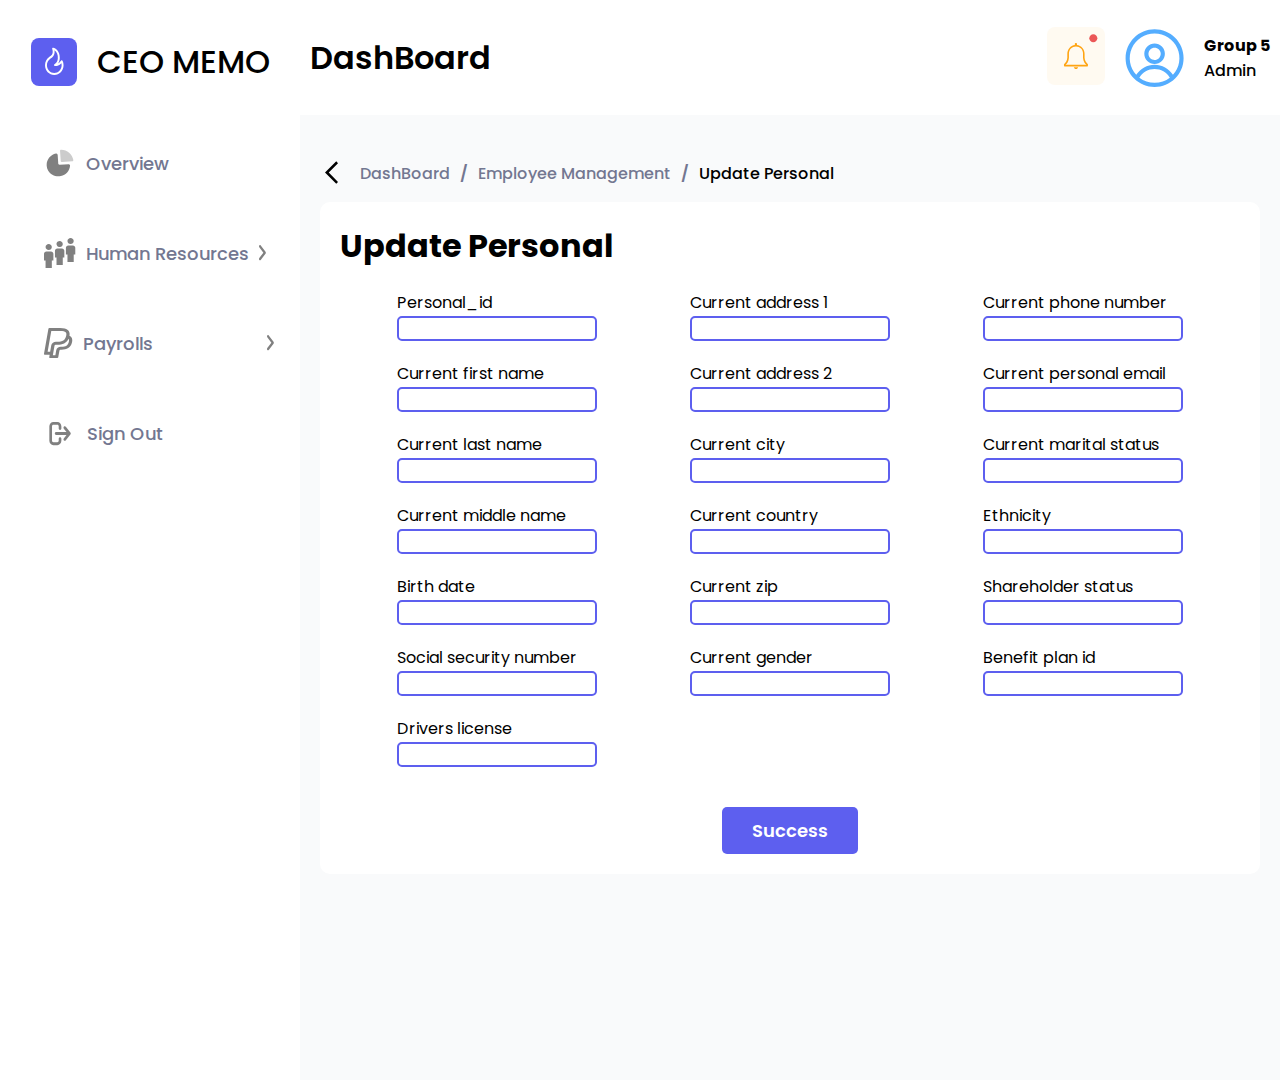
<file: Update/Update_Personal_HR.html>
<!DOCTYPE html>
<html lang="en">

<head>
    <meta charset="UTF-8">
    <meta name="viewport" content="width=device-width, initial-scale=1.0">
    <title>Document</title>
    <link rel="stylesheet" href="../style.css">
    <link rel="stylesheet" href="./Update_Personal_HR.css   ">
    <link rel="stylesheet" href="../alert.css">

    <link rel="preconnect" href="https://fonts.googleapis.com">
    <link rel="preconnect" href="https://fonts.gstatic.com" crossorigin>
    <link
        href="https://fonts.googleapis.com/css2?family=Poppins:ital,wght@0,100;0,200;0,300;0,400;0,500;0,600;0,700;0,800;0,900;1,100;1,200;1,300;1,400;1,500;1,600;1,700;1,800;1,900&display=swap"
        rel="stylesheet">
    <link rel="stylesheet" href="https://cdnjs.cloudflare.com/ajax/libs/font-awesome/6.4.2/css/all.min.css">
</head>

<body style="background: #F9FAFB; position: relative;">
    <div class="topBar">
        <h1 class="topBar_title">DashBoard</h1>
        
        <div class="topBar_right">
            <div class="dropdown">
                <div class="dropdown_select">
                    <img src="../assest/Notifications.svg" alt="chuong">
                </div>
                <ul class="dropdown_list">
                    <li class="dropdown_items">
                        <a href="" class="drowdown_text">30/4 giỗ tổ hung vương</a>
                    </li>

                    <li class="dropdown_items">
                        <a href="" class="drowdown_text">30/4 giỗ tổ hung vương</a>
                    </li>

                    <li class="dropdown_items">
                        <a href="" class="drowdown_text">30/4 giỗ tổ hung vương</a>
                    </li>
                    
                    <li class="dropdown_items">
                        <a href="" class="drowdown_text">30/4 giỗ tổ hung vương</a>
                    </li>
                </ul>
            </div>

            <img src="../assest/admin.svg" alt="admin">

            <div class="topBar_right-content">
                <h4 class="group_context" style="font-family: Poppins, sans-serif;">Group 5</h4>

                <a href="#" class="admin"
                    style="font-family: Poppins, sans-serif; text-decoration: none; color: black;">Admin</a>
            </div>
        </div>
    </div>

    <div class="side_bar">
        <div class="side_bar-top">
            <img class="side_bar-top-img" src="../assest/Fire.svg" alt="">
            <h1 class="side_bar-top-title"><a href="../index.html" style="color: black; text-decoration: none;">CEO MEMO</a></h1>
        </div>
        <div class="side_bar-menu">
            <div class="side_bar-content">
                <svg width="32" height="32" viewBox="0 0 32 32" fill="none" xmlns="http://www.w3.org/2000/svg">
                    <mask id="mask0_36_290" style="mask-type:luminance" maskUnits="userSpaceOnUse" x="0" y="0"
                        width="32" height="32">
                        <rect width="32" height="32" fill="white" />
                    </mask>
                    <g mask="url(#mask0_36_290)">
                        <path
                            d="M13.6704 7.84582L14.0416 13.3658L14.2258 16.1402C14.2278 16.4255 14.2725 16.709 14.3588 16.9814C14.5813 17.5102 15.1168 17.8462 15.6993 17.8227L24.5756 17.242C24.96 17.2358 25.3312 17.3795 25.6074 17.6418C25.8377 17.8603 25.9864 18.1462 26.0333 18.4536L26.049 18.6403C25.6817 23.7266 21.9461 27.969 16.8704 29.064C11.7946 30.1591 6.58965 27.8458 4.08145 23.3799C3.35836 22.0824 2.90671 20.6564 2.75301 19.1854C2.68881 18.7499 2.66055 18.31 2.66848 17.87C2.66055 12.417 6.5438 7.70265 11.9796 6.56613C12.6339 6.46425 13.2752 6.8106 13.5376 7.40741C13.6054 7.54562 13.6502 7.69365 13.6704 7.84582Z"
                            fill="currentColor" />
                        <path opacity="0.4"
                            d="M29.3335 13.083L29.3242 13.1265L29.2973 13.1897L29.301 13.3632C29.2871 13.5929 29.1983 13.814 29.0455 13.9926C28.8862 14.1786 28.6686 14.3053 28.429 14.3545L28.2829 14.3745L18.0418 15.0381C17.7011 15.0717 17.3619 14.9618 17.1087 14.736C16.8975 14.5476 16.7626 14.2934 16.7245 14.0196L16.0371 3.79337C16.0251 3.7588 16.0251 3.72132 16.0371 3.68673C16.0465 3.40485 16.1706 3.13841 16.3817 2.94693C16.5926 2.75545 16.8731 2.65489 17.1602 2.66772C23.2401 2.8224 28.3499 7.19435 29.3335 13.083Z"
                            fill="currentColor" />
                    </g>
                </svg>
                <a class="side_bar-link" href="../index.html">Overview</a>
            </div>

            <div class="side_bar-content dropdown-btn1">
                <svg width="32" height="31" viewBox="0 0 32 31" fill="none" xmlns="http://www.w3.org/2000/svg">
                    <path
                        d="M4.69283 6.01836C2.97213 6.01836 1.56428 7.37249 1.56428 9.02754C1.56428 10.6826 2.97213 12.0367 4.69283 12.0367C6.41353 12.0367 7.82138 10.6976 7.82138 9.02754C7.82138 7.35744 6.42918 6.01836 4.69283 6.01836ZM15.6428 3.00918C15.024 3.00918 14.4191 3.18567 13.9046 3.51632C13.3901 3.84697 12.9892 4.31694 12.7524 4.8668C12.5156 5.41665 12.4536 6.0217 12.5743 6.60542C12.695 7.18914 12.993 7.72533 13.4305 8.14617C13.8681 8.56701 14.4255 8.85361 15.0324 8.96972C15.6393 9.08583 16.2683 9.02624 16.84 8.79848C17.4117 8.57072 17.9003 8.18503 18.2441 7.69017C18.5878 7.19531 18.7713 6.61352 18.7713 6.01836C18.7713 4.34826 17.3791 3.00918 15.6428 3.00918ZM26.5927 0C24.872 0 23.4641 1.35413 23.4641 3.00918C23.4641 4.66423 24.872 6.01836 26.5927 6.01836C28.3134 6.01836 29.7213 4.67927 29.7213 3.00918C29.7213 1.33908 28.329 0 26.5927 0ZM2.34641 13.5413C1.04807 13.5413 0 14.5494 0 15.7982V22.5688H1.56428V30.0918H7.82138V22.5688H9.38566V15.7982C9.38566 14.5494 8.33759 13.5413 7.03924 13.5413H2.34641ZM13.2963 10.5321C11.998 10.5321 10.9499 11.5402 10.9499 12.789V19.5597H12.5142V27.0826H18.7713V19.5597H20.3356V12.789C20.3356 11.5402 19.2875 10.5321 17.9892 10.5321H13.2963ZM24.2463 7.52295C22.9479 7.52295 21.8999 8.53102 21.8999 9.77983V16.5505H23.4641V24.0734H29.7213V16.5505H31.2855V9.77983C31.2855 8.53102 30.2375 7.52295 28.9391 7.52295H24.2463Z"
                        fill="currentColor" />
                </svg>
                <a href="#">Human Resources</a>
                <svg width="7" height="16" viewBox="0 0 7 16" fill="none" xmlns="http://www.w3.org/2000/svg">
                    <path
                        d="M0.28666 14.9549C0.095553 14.7028 0 14.3819 0 13.9923C0 13.6027 0.095553 13.2818 0.28666 13.0297L4.35202 7.66653L0.28666 2.3034C0.095553 2.05128 0 1.73041 0 1.34078C0 0.951154 0.095553 0.630282 0.28666 0.378169C0.477767 0.126056 0.720993 0 1.01634 0C1.31169 0 1.55491 0.126056 1.74602 0.378169L6.54106 6.70392C6.6453 6.84143 6.71932 6.99041 6.7631 7.15085C6.80688 7.31128 6.82842 7.48318 6.82772 7.66653C6.82772 7.84989 6.80583 8.02178 6.76205 8.18222C6.71827 8.34265 6.64461 8.49163 6.54106 8.62915L1.74602 14.9549C1.55491 15.207 1.31169 15.3331 1.01634 15.3331C0.720993 15.3331 0.477767 15.207 0.28666 14.9549Z"
                        fill="currentColor" />
                </svg>
            </div>

            <ul class="submenu1">
                <li><a href="../employment.html">Employment</a></li>
                <li><a href="../employmentWorkingTime.html">Employment Working Time</a></li>
                <li><a href="../personal.html">Personal</a></li>
                <li><a href="../benefitPlans.html">Benefit Plans</a></li>
                <li><a href="../jobHistory.html">Job History</a></li>
            </ul>

            <div class="side_bar-content dropdown-btn">
                <svg width="29" height="31" viewBox="0 0 29 31" fill="none" xmlns="http://www.w3.org/2000/svg">
                    <path
                        d="M8.86502 27.1797H11.3673L12.2353 22.2642C12.4039 21.3039 12.9466 20.4293 13.7658 19.7979C14.585 19.1664 15.627 18.8194 16.7043 18.8192H17.511C21.83 18.8192 24.0613 17.3879 24.8518 13.7187C25.1874 12.1666 25.0406 11.1998 24.5759 10.6581C22.6286 15.1049 18.4613 16.7152 13.3437 16.7152H11.9175C11.298 16.7152 10.6381 17.0195 10.5429 17.5597L8.86502 27.1797ZM0.888563 26.7517C0.760123 26.7516 0.63322 26.7264 0.51659 26.6779C0.399961 26.6293 0.296375 26.5585 0.212964 26.4704C0.129553 26.3822 0.0682974 26.2788 0.033414 26.1673C-0.00146945 26.0557 -0.00915231 25.9387 0.0108947 25.8242L4.32502 1.12988C4.38031 0.815044 4.55818 0.528319 4.82669 0.321222C5.0952 0.114124 5.43675 0.000228884 5.78996 0H16.1542C19.7246 0 22.5141 0.679967 24.0597 2.2685C25.4617 3.70997 25.8698 5.30287 25.4633 7.64416C26.0441 7.92227 26.541 8.26298 26.9411 8.67212C28.2625 10.0306 28.5206 11.9628 28.0205 14.2778C26.825 19.818 22.7351 21.7327 17.511 21.7327H16.7043C16.3951 21.7327 16.0961 21.8323 15.861 22.0136C15.6259 22.1948 15.4701 22.4458 15.4217 22.7214L14.2891 29.1032C14.2411 29.3786 14.0857 29.6296 13.8508 29.8108C13.616 29.9921 13.3171 30.0917 13.0081 30.0918H5.99969C5.88714 30.0918 5.77594 30.0697 5.67373 30.0272C5.57152 29.9847 5.48072 29.9227 5.40759 29.8455C5.33446 29.7683 5.28073 29.6777 5.25009 29.58C5.21946 29.4822 5.21264 29.3797 5.23012 29.2793L5.67218 26.7517H0.888563ZM11.9175 13.8017H13.3453C18.4903 13.8017 21.2411 12.037 22.1898 7.64416C22.222 7.4971 22.2495 7.34859 22.2769 7.19425C22.5447 5.65086 22.3576 4.93303 21.6332 4.19046C20.8829 3.41876 19.0469 2.91206 16.1542 2.91206H7.2807L3.62321 23.8396H6.14167L7.31942 17.1011L7.33233 17.1025C7.56921 16.1649 8.15188 15.3277 8.9849 14.728C9.81793 14.1283 10.8519 13.8017 11.9175 13.8017Z"
                        fill="currentColor" />
                </svg>
                <a href="#">Payrolls</a>
                <!-- <img src="./assest/muiten.svg" style="margin-left: 104px;" alt=""> -->
                <svg style="margin-left: 104px;" height="16" viewBox="0 0 7 16" fill="none"
                    xmlns="http://www.w3.org/2000/svg">
                    <path
                        d="M0.28666 14.9549C0.095553 14.7028 0 14.3819 0 13.9923C0 13.6027 0.095553 13.2818 0.28666 13.0297L4.35202 7.66653L0.28666 2.3034C0.095553 2.05128 0 1.73041 0 1.34078C0 0.951154 0.095553 0.630282 0.28666 0.378169C0.477767 0.126056 0.720993 0 1.01634 0C1.31169 0 1.55491 0.126056 1.74602 0.378169L6.54106 6.70392C6.6453 6.84143 6.71932 6.99041 6.7631 7.15085C6.80688 7.31128 6.82842 7.48318 6.82772 7.66653C6.82772 7.84989 6.80583 8.02178 6.76205 8.18222C6.71827 8.34265 6.64461 8.49163 6.54106 8.62915L1.74602 14.9549C1.55491 15.207 1.31169 15.3331 1.01634 15.3331C0.720993 15.3331 0.477767 15.207 0.28666 14.9549Z"
                        fill="currentColor" />
                </svg>
            </div>

            <ul class="submenu">
                <li><a href="../employee.html">Employee</a></li>
                <li><a href="../payrates.html">Pay Rates</a></li>
            </ul>

            <div class="side_bar-content">
                <svg width="33" height="35" viewBox="0 0 33 35" fill="none" xmlns="http://www.w3.org/2000/svg">
                    <path fill-rule="evenodd" clip-rule="evenodd"
                        d="M21.8362 24.3047L26.4118 18.4944C26.6303 18.2232 26.7421 17.8807 26.7422 17.5364C26.7424 17.3009 26.6902 17.0645 26.5842 16.8495C26.5371 16.7536 26.4796 16.6626 26.4118 16.5784L21.8362 10.7681C21.3556 10.1578 20.5114 10.0871 19.9507 10.6101C19.3899 11.1332 19.3249 12.0519 19.8055 12.6622L22.4979 16.081L12.1418 16.081C11.4032 16.081 10.8046 16.7326 10.8046 17.5363C10.8046 18.3401 11.4032 18.9916 12.1418 18.9916L22.498 18.9916L19.8055 22.4107C19.3249 23.0209 19.3899 23.9397 19.9507 24.4627C20.5114 24.9857 21.3556 24.915 21.8362 24.3047ZM13.3703 8.80452C14.1088 8.80452 14.7075 9.45608 14.7075 10.2598L14.7075 12.4428C14.7075 13.2465 15.3061 13.8981 16.0447 13.8981C16.7832 13.8981 17.3819 13.2465 17.3819 12.4428L17.3819 10.2598C17.3819 7.8486 15.5858 5.89392 13.3703 5.89392L9.35867 5.89392C7.14313 5.89392 5.34708 7.8486 5.34708 10.2598L5.34708 24.8128C5.34708 27.224 7.14313 29.1787 9.35867 29.1787L13.3703 29.1787C15.5858 29.1787 17.3819 27.224 17.3819 24.8128L17.3819 22.6298C17.3819 21.8261 16.7832 21.1746 16.0447 21.1746C15.3061 21.1746 14.7075 21.8261 14.7075 22.6298L14.7075 24.8128C14.7075 25.6165 14.1088 26.2681 13.3703 26.2681L9.35867 26.2681C8.62016 26.2681 8.02147 25.6165 8.02147 24.8128L8.02147 10.2598C8.02147 9.45608 8.62016 8.80452 9.35867 8.80452L13.3703 8.80452Z"
                        fill="currentColor" />
                </svg>

                <a href="#">Sign Out</a>
            </div>
        </div>
    </div>

    <div class="main">
        <div class="title_main">
            <a style="padding-top: 5px;" href="">
                <img src="../assest/previous.svg" alt="">
            </a>
            <div class="list_main">
                <a href="" class="previous_page">DashBoard</a>
                <p class="space">/</p>
                <a href="" class="previous_page">Employee Management</a>
                <p class="space">/</p>
                <a style="color: black;" href="" class="previous_page">Update Personal</a>
            </div>
        </div>

        <div class="add_members">
            <div class="add_member-list-1">
                <h1 class="list_content">Update Personal</h1>
            </div>
            
            <ul class="add_member-title-1">
                <div class="input_information-left">
                    <div class="input_information">
                        <p class="information_content">Personal_id </p>
                        <input class="input" type="text">
                    </div>
    
                    <div class="input_information">
                        <p class="information_content">Current first name </p>
                        <input class="input" type="text">
                    </div>
    
                    <div class="input_information">
                        <p class="information_content">Current last name </p>
                        <input class="input" type="text">
                    </div>
    
                    <div class="input_information">
                        <p class="information_content">Current middle name </p>
                        <input class="input" type="text">
                    </div>
    
                    <div class="input_information">
                        <p class="information_content">Birth date </p>
                        <input class="input" type="text">
                    </div>
    
                    <div class="input_information">
                        <p class="information_content">Social security number </p>
                        <input class="input" type="text">
                    </div>
    
                    <div class="input_information">
                        <p class="information_content">Drivers license </p>
                        <input class="input" type="text">
                    </div>
    
                </div>
                
                <div class="input_information-mid">
                    <div class="input_information">
                        <p class="information_content">Current address 1 </p>
                        <input class="input" type="text">
                    </div>
    
                    <div class="input_information">
                        <p class="information_content">Current address 2 </p>
                        <input class="input" type="text">
                    </div>
    
                    <div class="input_information">
                        <p class="information_content">Current city </p>
                        <input class="input" type="text">
                    </div>

                    <div class="input_information">
                        <p class="information_content">Current country </p>
                        <input class="input" type="text">
                    </div>
    
                    <div class="input_information">
                        <p class="information_content">Current zip </p>
                        <input class="input" type="text">
                    </div>
    
                    <div class="input_information">
                        <p class="information_content">Current gender </p>
                        <input class="input" type="text">
                    </div>
    
                </div>
                
                <div class="input_information-right">
                    <div class="input_information">
                        <p class="information_content">Current phone number </p>
                        <input class="input" type="text">
                    </div>
    
                    <div class="input_information">
                        <p class="information_content">Current personal email </p>
                        <input class="input" type="text">
                    </div>
    
                    <div class="input_information">
                        <p class="information_content">Current marital status </p>
                        <input class="input" type="text">
                    </div>
    
                    <div class="input_information">
                        <p class="information_content">Ethnicity </p>
                        <input class="input" type="text">
                    </div>
    
                    <div class="input_information">
                        <p class="information_content">Shareholder status </p>
                        <input class="input" type="text">
                    </div>
    
                    <div class="input_information">
                        <p class="information_content">Benefit plan id </p>
                        <input class="input" type="text">
                    </div>
                </div>
            </ul>

            <div class="notifications"></div>
            <div class="buttons">
                <button id="success">Success</button>
            </div>
        </div>

    </div>
   
</body>
<script src="../main.js"></script>

<script src="../alert.js"></script>

</html>
</file>
<file: style.css>
*{
  margin: 0;
  padding: 0;
  box-sizing: border-box;
}

.topBar{
    display: flex;
    justify-content: space-between;
    background: #ffffff;
    padding: 10px;
    position: relative;
    margin-left: 300px;
    align-items: center;
    height: 115px;

}

.topBar_title{
  font-family: "Poppins", sans-serif;
  font-weight: 600;

}

.search{
  position: relative;
}

.img_search{
  position: absolute;
  left: 2%;
  top: 10px;
}

.header__search{
  background-color: #F9FAFB;
  border-radius: 16px;
  border: none;
  padding: 20px;
  padding-left: 45px;
  width: 439px;
}

.topBar_right{
  display: flex;
  align-items: center;
  gap: 20px;
}

.dropdown1{
  position: relative;
}


.dropdown_select {
  position: relative;
}

.dropdown_list {
  margin-top: 2.5rem;
  border-radius: 4px;
  overflow: hidden;
  position: absolute;
  top: 100%;
  left: -100px;
  width: 308px;
  display: none;
}

.dropdown1:hover .dropdown_list{
  display: block;

}

.dropdown1::before{
  content: "";
  height: 70px;
  position: absolute;
  bottom: 0;
  width: 308px;
  top: 62px;
  background-color: black;
  right: -151px;
  background-color: transparent;
}

.dropdown_items:first-child {
  border-radius: 4px 4px 0 0;
}

.dropdown_items:last-child {
  border-radius: 0 0 20px 20px;
}



.dropdown_items a{
  padding: 20px 60px;
  background-color: #ffff;
  /* color: #ffffff; */
  cursor: pointer;
  transition: background-color 0.2s linear;
  opacity: 0.9;
  display: block;
}

.dropdown_items a:hover{
  background-color: #808080;
  color: #ffff;
}

.body{
  background-color: #F9FAFB;
}

.side_bar{
  background-color: #ffff;
  width: 300px;
  height: 1080px;
  position: absolute;
  top:0;
}

.side_bar-top{
  display: flex;
  gap: 20px;
  justify-content: center;
  text-align: center;
  margin-top: 38px;
}

.side_bar-top-img{
  background-color: #5D5FEF;
  padding: 7px;
  border-radius: 8px;
}

.side_bar-top-title{
  font-family: "Poppins", sans-serif;
  font-weight: 600;
}

.side_bar-menu{
  display: flex;
  flex-direction: column;
  align-items: center;
  justify-content: center;
  margin-top: 32px;
}

.side_bar-content{
  border-radius: 16px;
  display: flex;
  align-items: center;
  gap: 10px;
  color: #808080;
  /* margin: 10px 10px 0 10px; */
  margin: 10px;
  width: 287px;
  height: 70px;
  font-size: 18px;
  padding: 21.5px 0 21.5px 37px;
}

/*them*/
.side_bar-content:hover {
  background-color: #5d5fef;
  color: #ffff;
}

a {
  color: #737791;
  text-decoration: none;
  font-family: Poppins, sans-serif;
  font-weight: 500;
}


.side_bar-content:hover a {
  color: white;
}

.main_first-card{
  background-color: #ffffff;
  padding: 10px;
  margin-top: 25px;
  margin-right: 21px;
  border-radius: 20px;
}

.all-first_card{
  display: flex;
  justify-content: space-around;
  flex-wrap: wrap;
  margin-bottom: 44px;
}

.card{
  width: 195px;
  height: 199px;
  border-radius: 16px;
}

.card_img{
  border-radius: 30px;
  padding: 7px;
  margin: 20px 0 25px 20px ;
}

.card_title{
  font-family: "Poppins", sans-serif;
  margin-left: 21px;
}
.card_percent{  
  font-weight: bold;
}

.main_generality{
  display: flex;
  flex-wrap: wrap;
  justify-content: space-between;
}

.main_second-card {
  background-color: #ffffff;
  padding: 10px;
  margin-top: 25px;
  margin-right: 21px;
  border-radius: 20px;
}

.all-second_card{
  display: flex;
  justify-content: space-around;
  gap: 31px;
  margin: 0 25px 0 25px;
}

/*payroll*/
.submenu li{
 
  list-style: none;
  text-align: center;
  font-family: Poppins, sans-serif;
  font-weight: bold;
  font-size: 20px;
  color: #808080;
  margin: 20px 0px;
}

.submenu li a{
  padding: 10px 75px;
  border-radius: 10px;
  
}
li{
  list-style: none;
}

.submenu{
  background-color: #D9D9D9;
  border-radius: 15px;
  display: flex;
  flex-direction: column;
  justify-content: center;
  height: 0;
  transition: all 0.3s;
  overflow: hidden;
  padding: 0px 14px;
}
.submenu.active{
  height: 161px;
  /* width: 287px; */
  /* border-radius: 0 0 15px 15px; */
}

.submenu li a:hover{
  background-color: #7D7D7E;
  color: #ffff; 
}

/*HR*/
.submenu1 li{
  list-style: none;
  text-align: center;
  font-family: Poppins, sans-serif;
  font-weight: bold;
  font-size: 20px;
  color: #808080;
  margin: 20px 0px;
}

.submenu1 li a:hover{
  background-color: #7D7D7E;
  color: #ffff; 
}

.submenu1 li a{
  padding: 10px 3px;
  border-radius: 10px;
  word-break: break-word;;
  
}
li{
  list-style: none;
}

.submenu1{
  background-color: #D9D9D9;
  border-radius: 15px;
  display: flex;
  flex-direction: column;
  justify-content: center;
  height: 0;
  transition: all 0.3s;
  overflow: hidden;
}
.submenu1.active1{
  height: 400px;
  /* width: 287px; */
  /* border-radius: 0 0 15px 15px; */
}

.submenu1 li a:hover{
  background-color: #7D7D7E;
  color: #ffff; 
}

.main_last-chart{
  background-color: #ffffff;
  padding: 10px;
  margin-top: 25px;
  margin-right: 21px;
  border-radius: 20px;
  width: 630px;
}

.all-last_card{
  display: flex;
  /* justify-content: space-around; */
  gap: 31px;
  margin: 0 25px 0 25px;
}

.card-employee_management{
  width: 195px;
  height: 199px;
  border-radius: 16px;
}
</file>
<file: employee.css>
body{
    font-family: "Poppins", sans-serif;
    background: #F9FAFB; 
    position: relative;
}

.styled-table {
    border-collapse: collapse;
    width: 100%;
    border-radius: 5px; 
    overflow: hidden;
  }
  
  .styled-table th,
  .styled-table td {
    padding: 8px;
    text-align: center;
  }
  .styled-table th{
    background-color: #5D5FEF;
  }
  
  tbody tr:nth-child(even) {
    background-color: #c1bcbc65;
  }

  .main{
    padding: 30px;
  }

  .main th {
    padding: 15px;
  }
  
  .main h1 {
    text-align: center;
    padding-bottom: 20px;
  }
  
  .main_submmit {
    display: flex;
    gap: 10px;
  }
  .main_submmit input {
    border-radius: 8px;
    border-color: #0095ff;
  }
  
  .submit button {
    width: 60px;
    height: 30px;
    background-color: #cde7ff;
    border-radius: 8px;
    border: gray;
  }
</file>
<file: employeeManagement.css>
.main{
    padding: 30px;
    font-family: "Poppins", sans-serif;
}
.header_main{
    display: flex;
    justify-content: space-between;
    align-items: center;
    
}
.header_main-right{
    background-color: #ffffff;
    border-radius: 8px;
    padding: 20px;
    position: relative;
}
.right_title::before{
    content: "";
    margin-left: 10px;
}

.line{
    position: absolute;
    width: 80px;
    height: 3px;
    top: 60px;
    background: linear-gradient(90deg, #FA5252 0%, #DD2476 100%);
    border-radius: 2px;
}

.header_main-left{

}

.main-left_info{
    display: flex;
    justify-content: flex-end;
    gap: 5px;

}

.main-left_title{

}

.navbar{
    display: flex;
    align-items: center;
    gap: 25px;
    padding: 20px;
}

.navbar_title{
    font-weight: 600;
    
}

.navbar_add{
    background-color: #5d5fef;
    color: #ffffff;
    padding: 10px;
    border-radius: 5px;
}

.table_main{
    font-family: "Poppins", sans-serif;
    width: 100%;
    border-collapse: collapse; 
    border-radius: 5px; 

} 

.table_main.hide{
    display: none;
}

.table_main tbody tr:nth-child(even){

    background-color: #c1bcbc65;
}
    

.table_list{
    background-color: #5d5fef;
    color: #ffffff;
    
   
}
.table_list-content{
    text-align: center;
    padding: 10px;  
   position: relative;

  
    
}

.table_list-edit{
    cursor: pointer;
}



.add_members{
    background-color: #ffffff;
    border-radius: 10px;
    padding: 50px;
    display: none;
} 

.add_members.active{
    display: block;
}

.add_member-list-1{
    cursor: pointer;
}

.add_member-list-2{
    cursor: pointer;
}

.list_content{

}

.add_member-title-1{
    height: 0;
    transition: all .3s;
    overflow: hidden;
    
}

.add_member-title-1.active{
    height: max-content;

}

.add_member-title-2{
    height: 0;
    transition: all .3s;
    overflow: hidden;
}

.add_member-title-2.active{
    height: max-content;

}

.table-input_information{

}
.input_information{
    display: flex;
    padding: 10px;
}
.information_content{
    min-width: 400px;
}

.note{
    padding: 10px;
    /* position: relative; */
}

.dropdown{
    padding: 10px;
    border-radius: 5px;
    width: 150px;
    background: #f1ecec; 
    position: absolute;
    top: 102%; 
    left: 19px; 
    display: none; 
    z-index: 9999;
    
    
}

.dropdown.active{
    display: block;
}

.img_note{
    position: absolute;
    top: -21px;
    left: 20px;
}

.note_list{
    padding-left: 15px;
    
}

.table_list-content:last-child{
   display:flex; 
   justify-content: center; 
   gap: 10px;
}
</file>
<file: Add/Add_Employment_HR.css>
.main{
    margin-left: 300px;
    padding: 40px 20px;
    font-family: "Poppins", sans-serif;

}
.title_main{
    display: flex;
    align-items: center;
    gap: 15px;
}
.list_main{
    display: flex;
    align-items: center;
    gap: 10px;
}
.previous_page{

}
.space{
    font-weight: 600; 
    /* font-size: 20px;  */
    color: #737791;
}

.add_members{
    background-color: #ffffff;
    border-radius: 10px;
    padding: 20px;
    margin-top: 10px;
    
    /* display: none; */
} 

.add_members.active{
    display: block;
}

.add_member-list-1{
    cursor: pointer;
}


.list_content{

}

.add_member-title-1{
    /* height: 0;
    transition: all .3s;
    overflow: hidden; */
    padding: 10px;
}

/* .add_member-title-1.active{
    height: max-content;

} */




.table-input_information{

}

.input_information{
    display: flex;
    padding: 10px;

}
.information_content{
    min-width: 500px;
    font-size: 20px;
}

.input{
    width: 200px;
    border-radius: 5px;
    border: 2px solid #5d5fef;
    padding: 3px;
}
</file>
<file: alert.css>
button{
    padding: 10px;
}
.notifications{
    position: fixed;
    top: 30px;
    right: 20px;
}
.toast{
    position: relative;
    padding: 10px;
    color: #fff;
    margin-bottom: 10px;
    width: 400px;
    display: grid;
    grid-template-columns: 70px 1fr 70px;
    border-radius: 5px;
    --color: #0abf30;
    background-image: 
        linear-gradient(
            to right, #0abf3055, #22242f 30%
        ); 
    animation: show 0.3s ease 1 forwards  
}
.toast i{
    color: var(--color);
    display: flex;
    justify-content: center;
    align-items: center;
    font-size: x-large;
}
.toast .title{
    font-size: x-large;
    font-weight: bold;
}
.toast span, .toast i:nth-child(3){
    color: #fff;
    opacity: 0.6;
}
@keyframes show{
    0%{
        transform: translateX(100%);
    }
    40%{
        transform: translateX(-5%);
    }
    80%{
        transform: translateX(0%);
    }
    100%{
        transform: translateX(-10%);
    }
}
.toast::before{
    position: absolute;
    bottom: 0;
    left: 0;
    background-color: var(--color);
    width: 100%;
    height: 3px;
    content: '';
    box-shadow: 0 0 10px var(--color);
    animation: timeOut 5s linear 1 forwards
}
@keyframes timeOut{
    to{
        width: 0;
    }
}


.buttons{
    text-align: center;
    margin-top: 20px;   
}

#success{
    background-color: #5d5fef;
    color: #ffffff;
    padding: 10px 30px;
    border-radius: 5px;
    border: none;
    font-family: "Poppins", sans-serif;
    font-weight: 600;
    font-size: 18px;

}
</file>
<file: Add/Add_Personal_HR.css>
.main{
    margin-left: 300px;
    padding: 40px 20px;
    font-family: "Poppins", sans-serif;

}
.title_main{
    display: flex;
    align-items: center;
    gap: 15px;
}
.list_main{
    display: flex;
    align-items: center;
    gap: 10px;
}
.previous_page{

}
.space{
    font-weight: 600; 
    /* font-size: 20px;  */
    color: #737791;
}

.add_members{
    background-color: #ffffff;
    border-radius: 10px;
    padding: 20px;
    margin-top: 10px;
    
    /* display: none; */
} 

.add_members.active{
    display: block;
}

.add_member-list-1{
    cursor: pointer;
}


.list_content{

}

.add_member-title-1{
    /* height: 0;
    transition: all .3s;
    overflow: hidden; */
    padding: 10px;
    display: flex;
    justify-content: space-around;
}

/* .add_member-title-1.active{
    height: max-content;

} */




.table-input_information{

}

.input_information{
    /* display: flex; */
    padding: 10px;

}
.information_content{
    /* min-width: 500px; */
    /* font-size: 20px; */
}

.input{
    width: 200px;
    border-radius: 5px;
    border: 2px solid #5d5fef;
    padding: 3px;
}
</file>
<file: Update/Update_Employment_HR.css>
.main{
    margin-left: 300px;
    padding: 40px 20px;
    font-family: "Poppins", sans-serif;

}
.title_main{
    display: flex;
    align-items: center;
    gap: 15px;
}
.list_main{
    display: flex;
    align-items: center;
    gap: 10px;
}
.previous_page{

}
.space{
    font-weight: 600; 
    /* font-size: 20px;  */
    color: #737791;
}

.add_members{
    background-color: #ffffff;
    border-radius: 10px;
    padding: 20px;
    margin-top: 10px;
    
    /* display: none; */
} 

.add_members.active{
    display: block;
}

.add_member-list-1{
    cursor: pointer;
}


.list_content{

}

.add_member-title-1{
    /* height: 0;
    transition: all .3s;
    overflow: hidden; */
    padding: 10px;
}

/* .add_member-title-1.active{
    height: max-content;

} */




.table-input_information{

}

.input_information{
    display: flex;
    padding: 10px;

}
.information_content{
    min-width: 500px;
    font-size: 20px;
}

.input{
    width: 200px;
    border-radius: 5px;
    border: 2px solid #5d5fef;
    padding: 3px;
}
</file>
<file: Update/Update_Personal_HR.css>
.main{
    margin-left: 300px;
    padding: 40px 20px;
    font-family: "Poppins", sans-serif;

}
.title_main{
    display: flex;
    align-items: center;
    gap: 15px;
}
.list_main{
    display: flex;
    align-items: center;
    gap: 10px;
}
.previous_page{

}
.space{
    font-weight: 600; 
    /* font-size: 20px;  */
    color: #737791;
}

.add_members{
    background-color: #ffffff;
    border-radius: 10px;
    padding: 20px;
    margin-top: 10px;
    
    /* display: none; */
} 

.add_members.active{
    display: block;
}

.add_member-list-1{
    cursor: pointer;
}


.list_content{

}

.add_member-title-1{
    /* height: 0;
    transition: all .3s;
    overflow: hidden; */
    padding: 10px;
    display: flex;
    justify-content: space-around;
}

/* .add_member-title-1.active{
    height: max-content;

} */




.table-input_information{

}

.input_information{
    /* display: flex; */
    padding: 10px;

}
.information_content{
    /* min-width: 500px; */
    /* font-size: 20px; */
}

.input{
    width: 200px;
    border-radius: 5px;
    border: 2px solid #5d5fef;
    padding: 3px;
}
</file>
